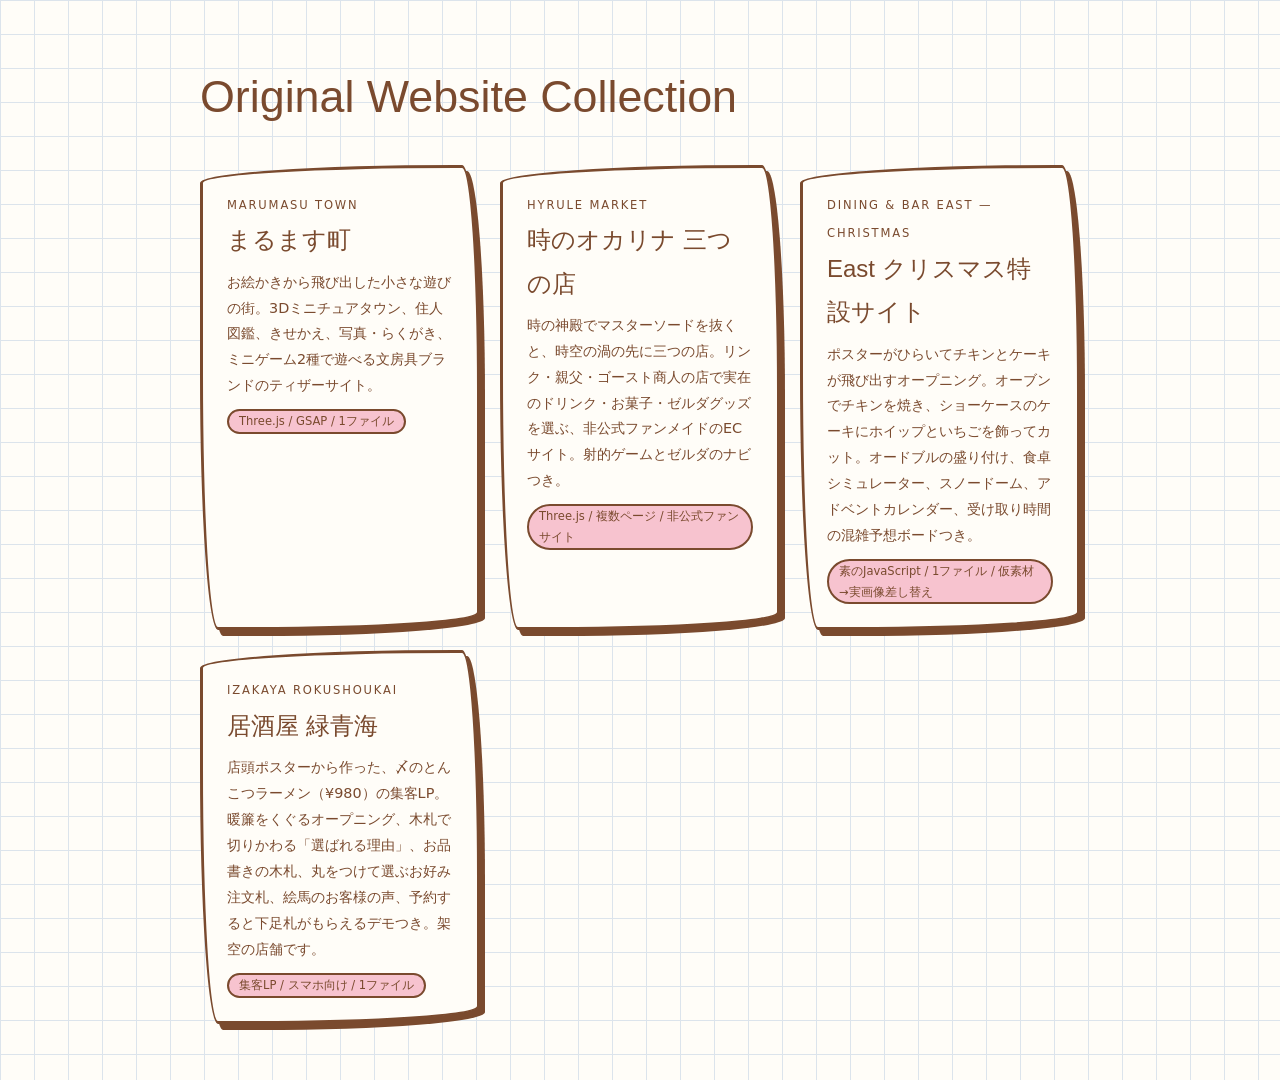
<file: index.html>
<!doctype html>
<html lang="ja">
<head>
<meta charset="utf-8">
<meta name="viewport" content="width=device-width, initial-scale=1">
<title>Original Website Collection</title>
<link rel="stylesheet" href="https://fonts.googleapis.com/css2?family=Yomogi&family=Zen+Maru+Gothic:wght@500;700&display=swap">
<style>
:root{--paper:#FFFDF8;--ink:#7A4A2E;--grid:#DCE4EC;--pink:#F7C3CF}
*{box-sizing:border-box}
body{margin:0;min-height:100vh;background:var(--paper);color:var(--ink);font-family:"Zen Maru Gothic",system-ui,sans-serif;line-height:1.8;
  background-image:linear-gradient(var(--grid) 1px,transparent 1px),linear-gradient(90deg,var(--grid) 1px,transparent 1px);background-size:34px 34px;
  padding:56px max(16px,env(safe-area-inset-right)) 56px max(16px,env(safe-area-inset-left))}
main{max-width:880px;margin:0 auto;display:grid;gap:28px}
h1{font-family:Yomogi,sans-serif;font-weight:400;font-size:clamp(1.8rem,1.3rem + 2vw,2.8rem);margin:0}
.grid{display:grid;grid-template-columns:repeat(auto-fill,minmax(min(100%,260px),1fr));gap:20px}
a.card{display:block;text-decoration:none;color:inherit;background:var(--paper);border:3px solid var(--ink);border-radius:255px 18px 225px 18px/18px 225px 18px 255px;
  padding:22px 24px;box-shadow:5px 6px 0 var(--ink);transition:transform .3s cubic-bezier(.3,1.7,.5,1)}
a.card:hover,a.card:focus-visible{transform:translateY(-6px) rotate(-1deg)}
a.card b{font-family:Yomogi,sans-serif;font-weight:400;font-size:1.5rem;display:block}
a.card small{letter-spacing:.16em;font-size:.72rem}
a.card p{margin:8px 0 0;font-size:.9rem}
.tag{display:inline-block;background:var(--pink);border:2px solid var(--ink);border-radius:999px;padding:0 10px;font-size:.72rem;margin-top:10px}
</style>
</head>
<body>
<main>
  <h1>Original Website Collection</h1>
  <div class="grid">
    <a class="card" href="marumasu-town/">
      <small>MARUMASU TOWN</small><b>まるます町</b>
      <p>お絵かきから飛び出した小さな遊びの街。3Dミニチュアタウン、住人図鑑、きせかえ、写真・らくがき、ミニゲーム2種で遊べる文房具ブランドのティザーサイト。</p>
      <span class="tag">Three.js / GSAP / 1ファイル</span>
    </a>
    <a class="card" href="hyrule-market/">
      <small>HYRULE MARKET</small><b>時のオカリナ 三つの店</b>
      <p>時の神殿でマスターソードを抜くと、時空の渦の先に三つの店。リンク・親父・ゴースト商人の店で実在のドリンク・お菓子・ゼルダグッズを選ぶ、非公式ファンメイドのECサイト。射的ゲームとゼルダのナビつき。</p>
      <span class="tag">Three.js / 複数ページ / 非公式ファンサイト</span>
    </a>
    <a class="card" href="east-christmas/">
      <small>DINING &amp; BAR EAST — CHRISTMAS</small><b>East クリスマス特設サイト</b>
      <p>ポスターがひらいてチキンとケーキが飛び出すオープニング。オーブンでチキンを焼き、ショーケースのケーキにホイップといちごを飾ってカット。オードブルの盛り付け、食卓シミュレーター、スノードーム、アドベントカレンダー、受け取り時間の混雑予想ボードつき。</p>
      <span class="tag">素のJavaScript / 1ファイル / 仮素材→実画像差し替え</span>
    </a>
    <a class="card" href="izakaya-rokushoukai/">
      <small>IZAKAYA ROKUSHOUKAI</small><b>居酒屋 緑青海</b>
      <p>店頭ポスターから作った、〆のとんこつラーメン（¥980）の集客LP。暖簾をくぐるオープニング、木札で切りかわる「選ばれる理由」、お品書きの木札、丸をつけて選ぶお好み注文札、絵馬のお客様の声、予約すると下足札がもらえるデモつき。架空の店舗です。</p>
      <span class="tag">集客LP / スマホ向け / 1ファイル</span>
    </a>
  </div>
</main>
</body>
</html>
</file>
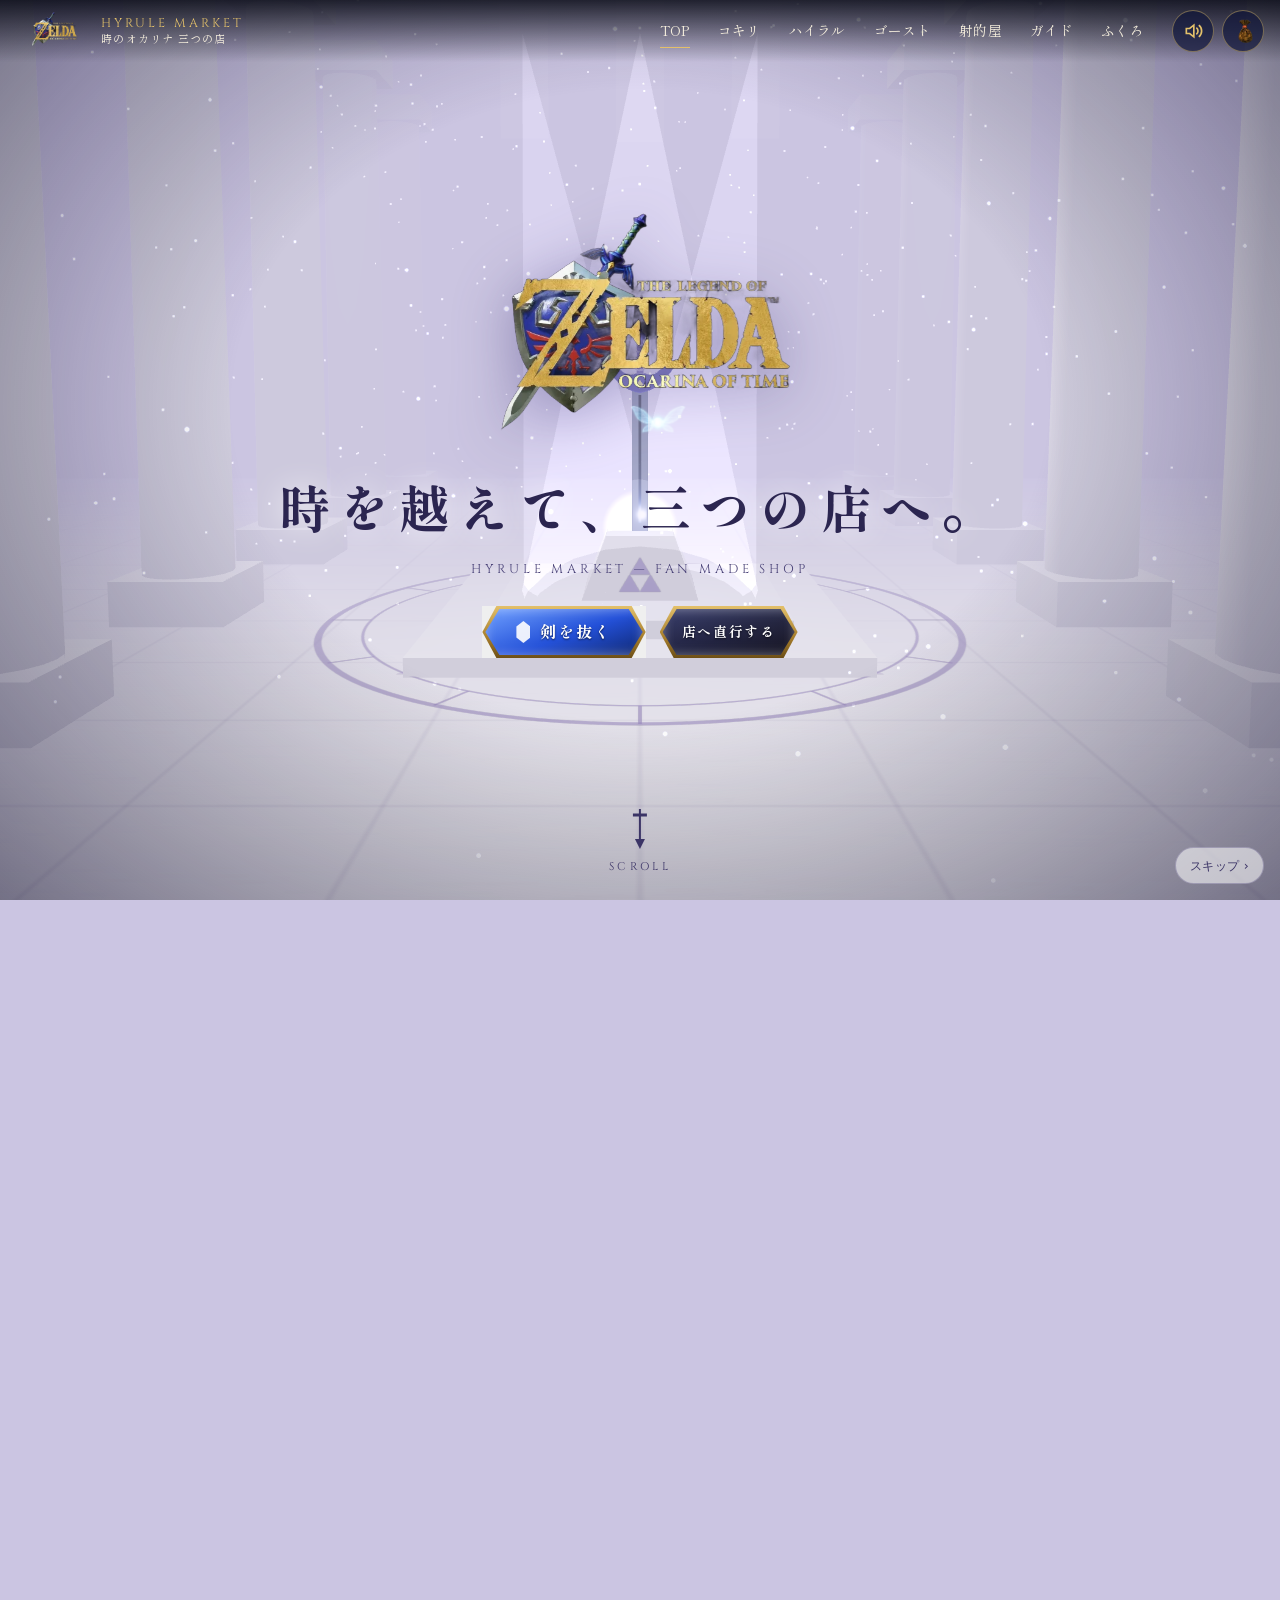
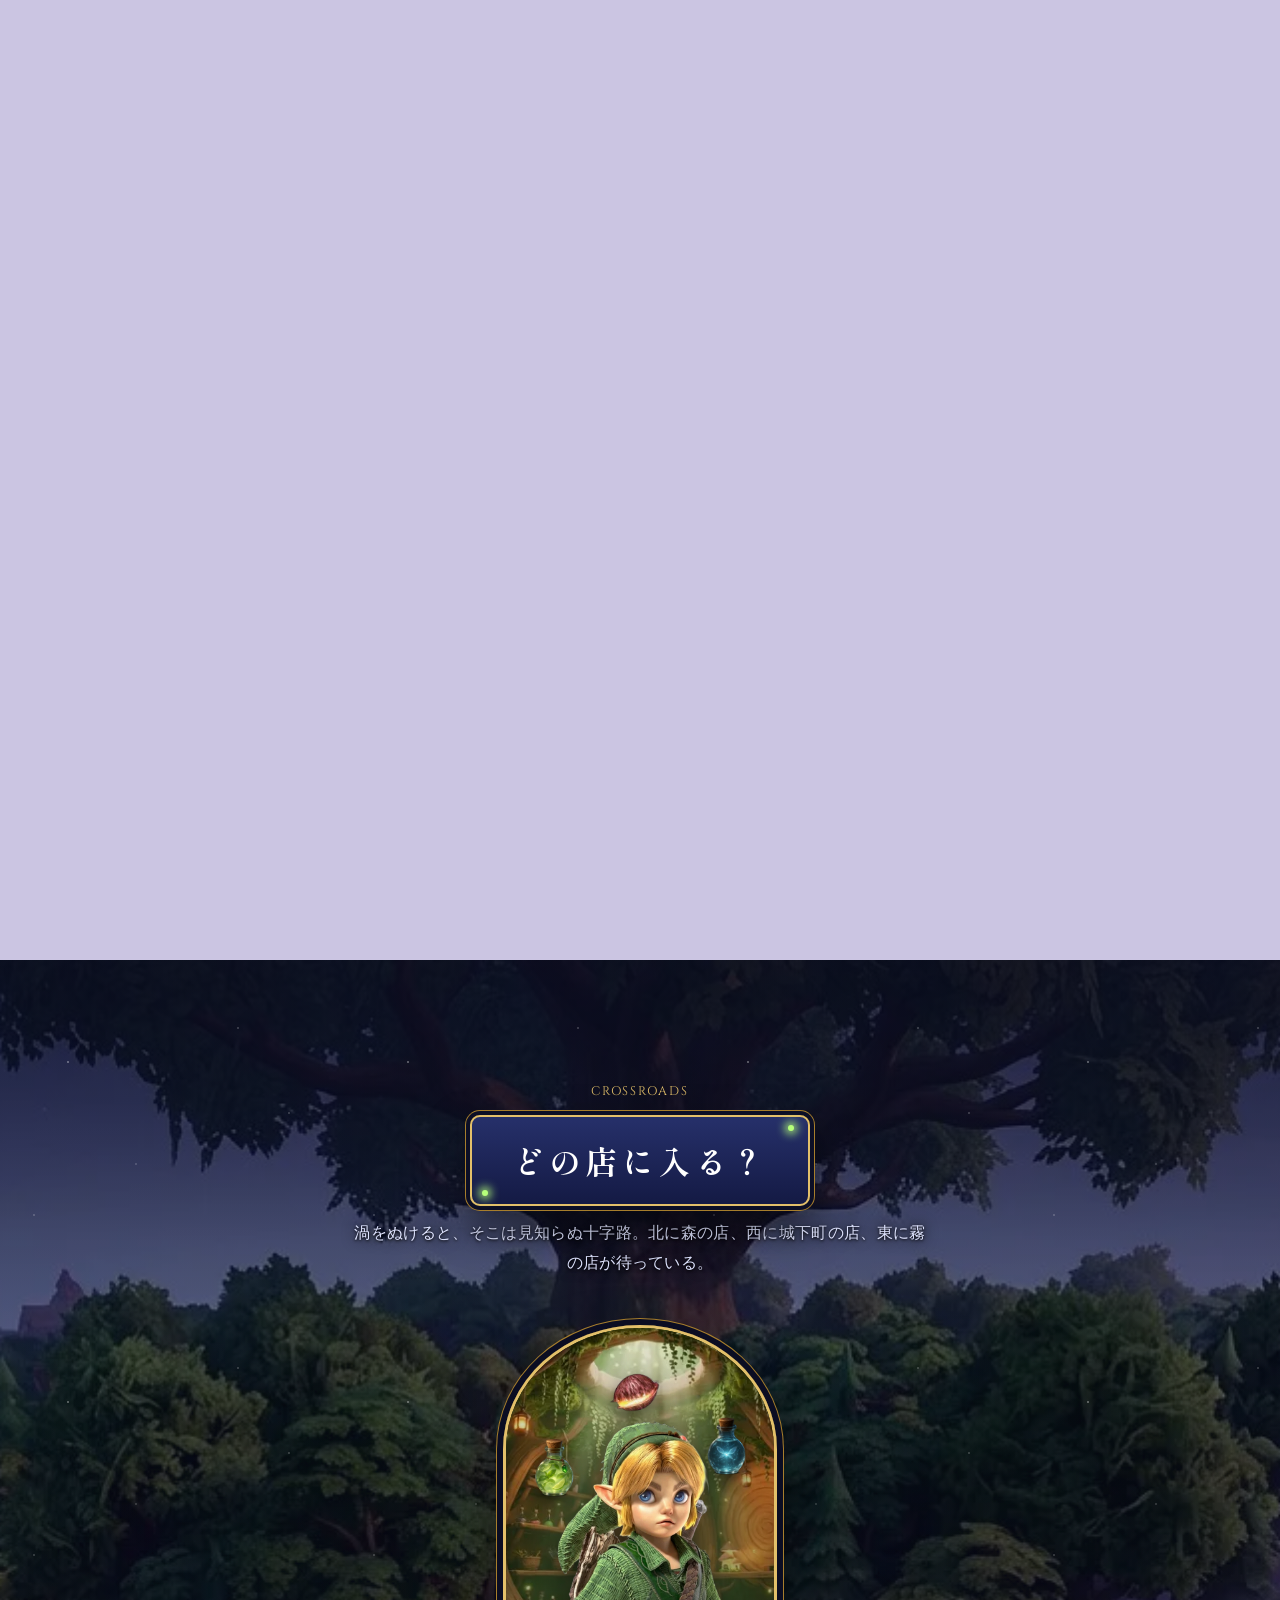
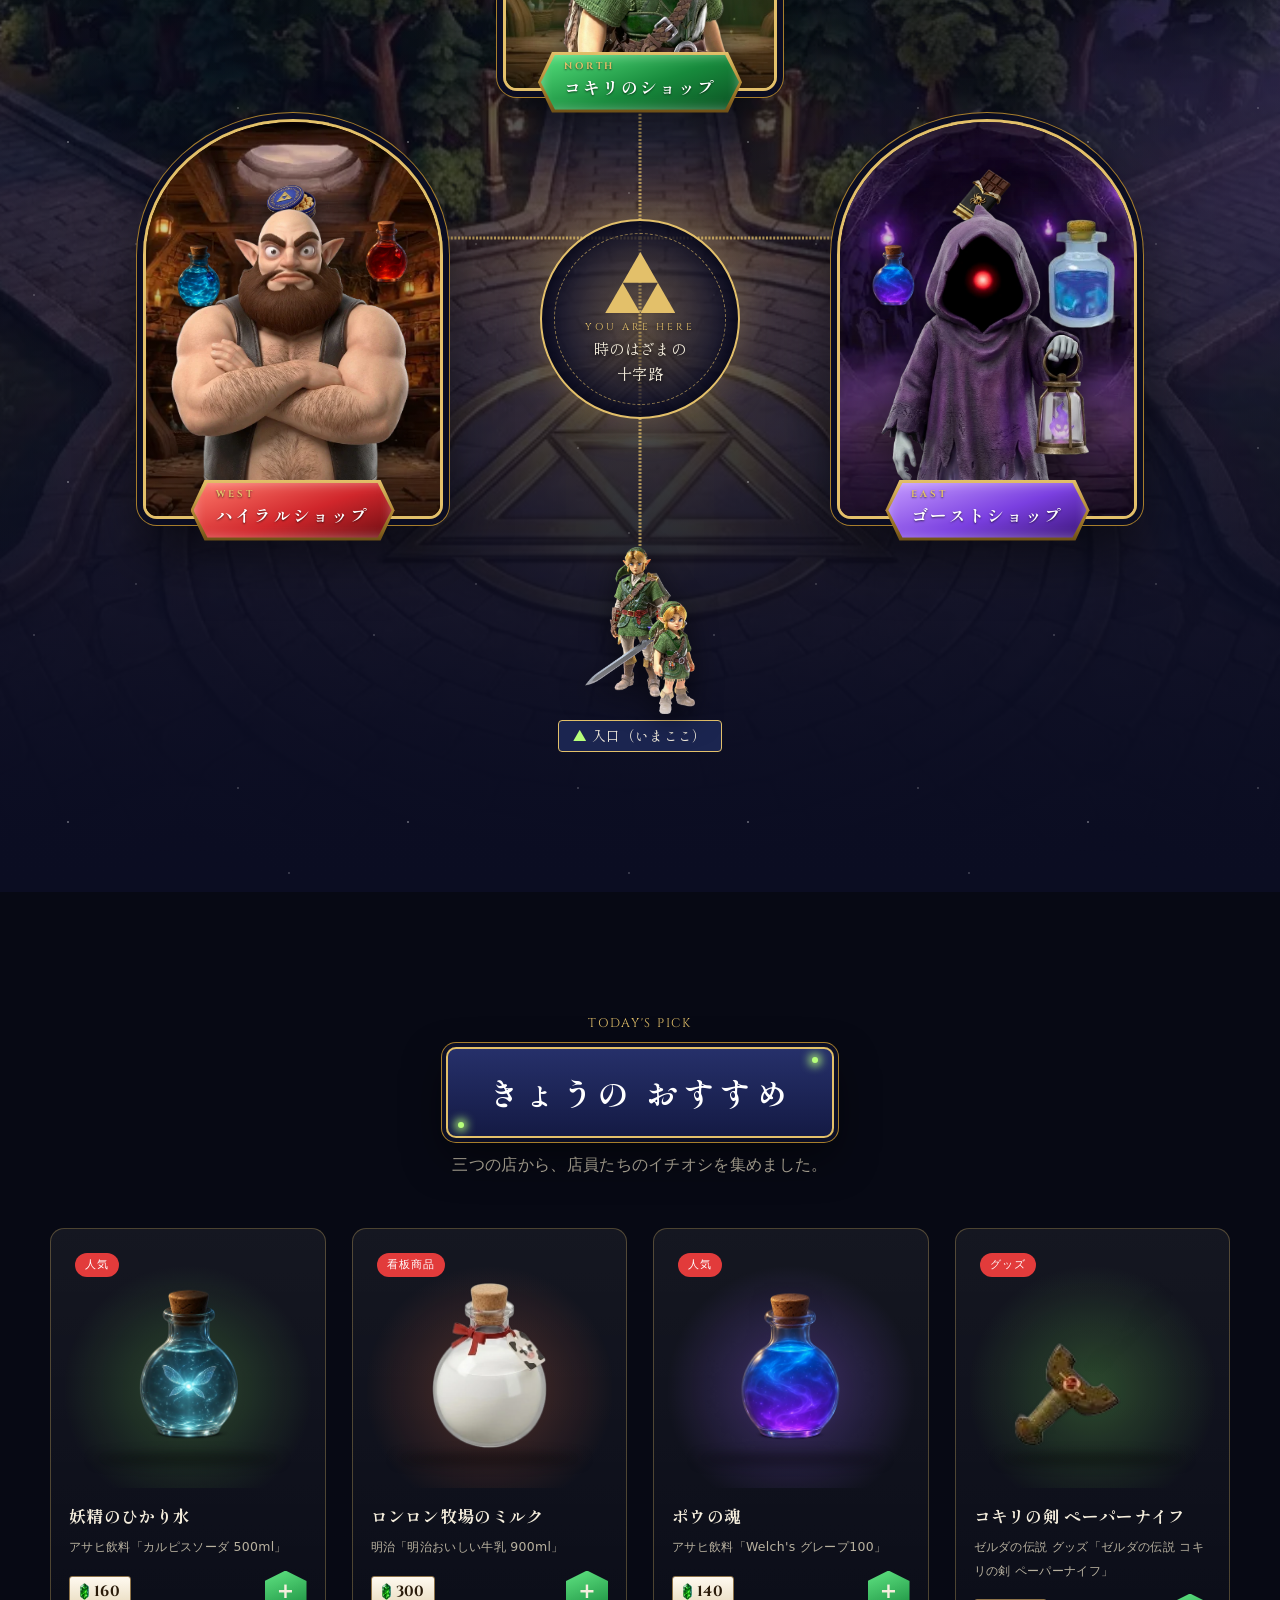
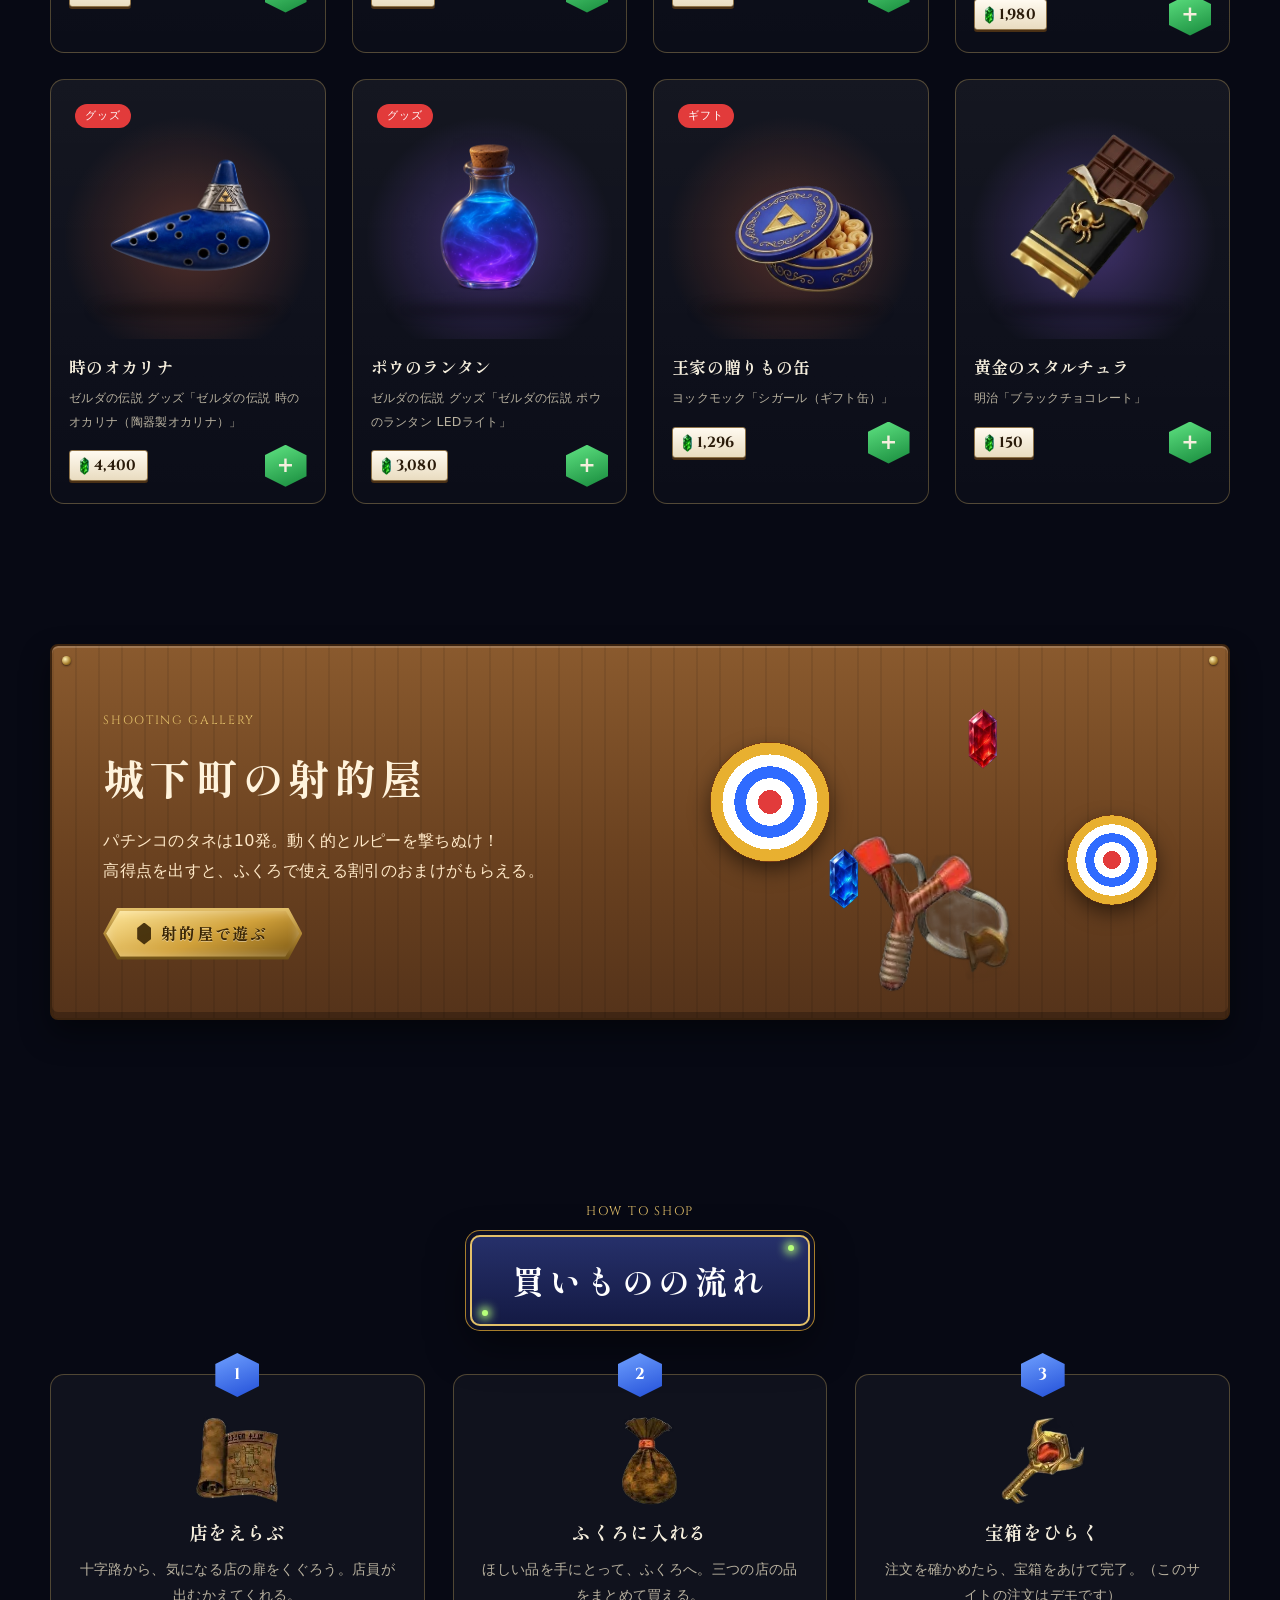
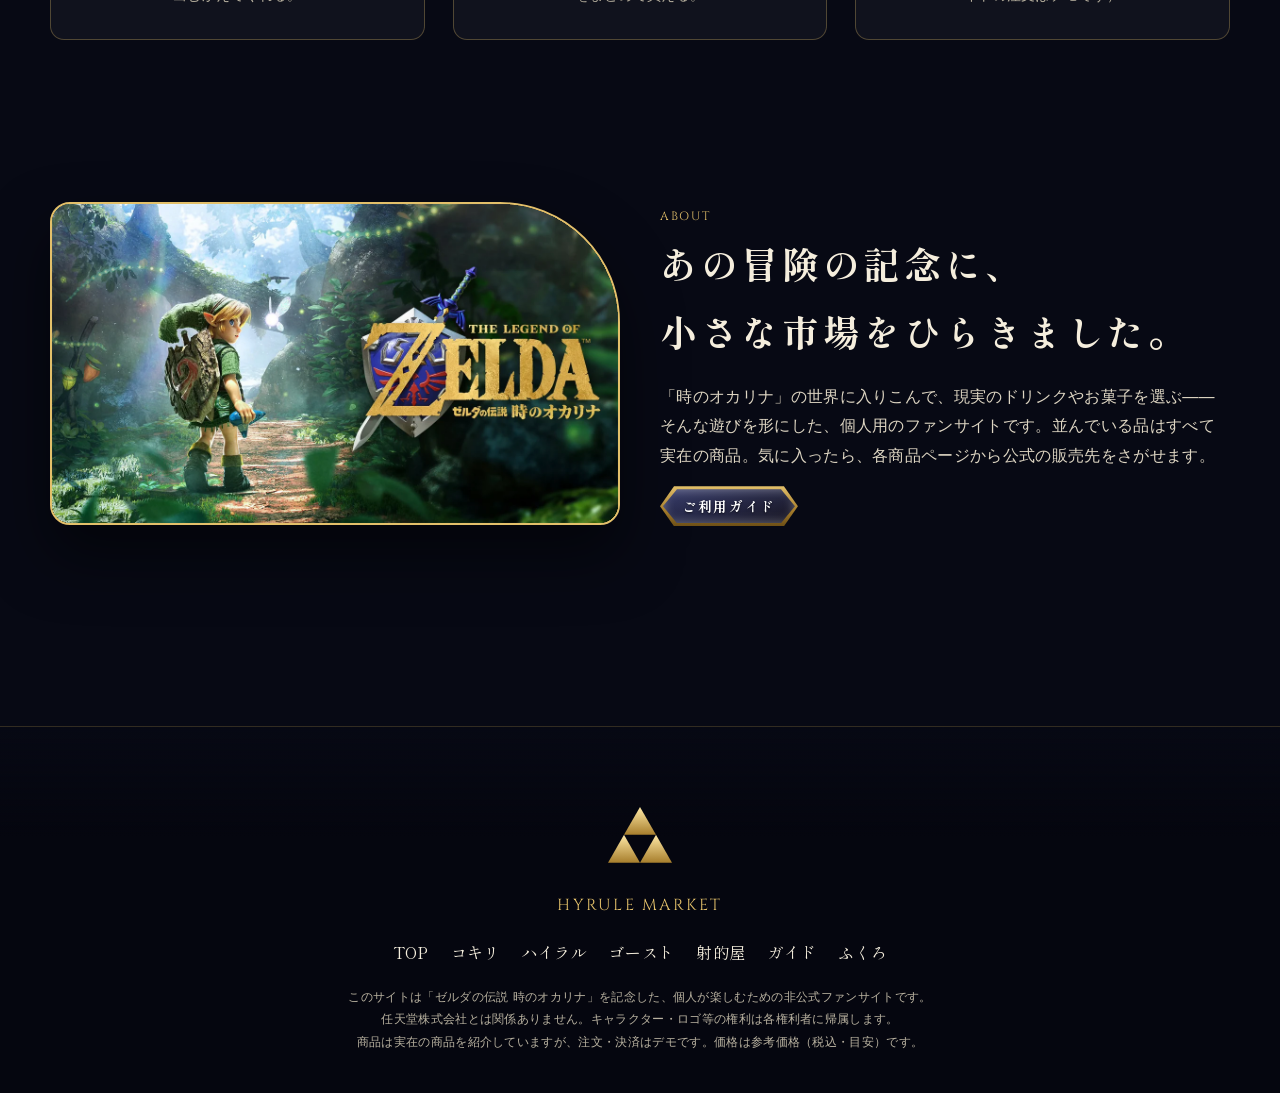
<file: hyrule-market/index.html>
<!doctype html>
<html lang="ja">
<head>
<meta charset="utf-8">
<meta name="viewport" content="width=device-width, initial-scale=1, viewport-fit=cover">
<title>HYRULE MARKET｜時のオカリナ 三つの店（非公式ファンサイト）</title>
<meta name="description" content="時の神殿でマスターソードを抜くと、時空の渦の先に三つの店。ゼルダの伝説 時のオカリナを記念した個人用ファンメイドショップ。">
<meta property="og:title" content="HYRULE MARKET｜時のオカリナ 三つの店">
<meta property="og:image" content="assets/img/ogp.jpg">
<link rel="preconnect" href="https://fonts.googleapis.com"><link rel="preconnect" href="https://fonts.gstatic.com" crossorigin>
<link rel="stylesheet" href="https://fonts.googleapis.com/css2?family=Cinzel:wght@500;700&family=Shippori+Mincho+B1:wght@500;700;800&family=Zen+Kaku+Gothic+New:wght@400;500;700&display=swap">
<link rel="stylesheet" href="assets/css/main.css">
<link rel="stylesheet" href="assets/css/top.css">
</head>
<body data-page="top">
<header id="hdr"></header>

<main>
  <!-- ============ FV：時の神殿 ============ -->
  <section class="fv" id="fv" aria-label="時の神殿">
    <div class="fv-sticky">
      <canvas id="fv-canvas" aria-hidden="true"></canvas>
      <div class="fv-vignette"></div>
      <div class="fv-ui">
        <div class="fv-a" data-stage="a">
          <img class="fv-logo" src="assets/img/logo.webp" alt="ゼルダの伝説 時のオカリナ" width="787" height="397">
          <h1 class="fv-title" data-split>時を越えて、三つの店へ。</h1>
          <p class="fv-sub">HYRULE MARKET — FAN MADE SHOP</p>
          <div class="fv-btns">
            <button class="rbtn rbtn--blue" type="button" id="fv-auto"><span class="gem"></span>剣を抜く</button>
            <a class="rbtn rbtn--ghost rbtn--sm" href="#hub" data-skip>店へ直行する</a>
          </div>
        </div>
        <div class="fv-b" data-stage="b" style="opacity:0;visibility:hidden">
          <div class="dialog fv-say done" aria-live="polite"><span class="dialog__name">時の神殿</span><span class="dialog__text"></span><i class="dialog__next"></i></div>
        </div>
        <div class="fv-meter" data-stage-meter aria-hidden="true"><i></i></div>
        <div class="fv-c" data-stage="c" style="opacity:0;visibility:hidden" aria-hidden="true">時空の渦に、のみこまれる――</div>
        <div class="fv-hint" aria-hidden="true"><svg width="18" height="44" viewBox="0 0 18 44"><path d="M9 2v30" stroke="#3b3466" stroke-width="2"/><path d="M2 8h14" stroke="#3b3466" stroke-width="3"/><path d="M9 42 4 32h10z" fill="#3b3466"/></svg>SCROLL</div>
        <a class="fv-skip" href="#hub" data-skip>スキップ ›</a>
      </div>
      <div class="fv-flash"></div>
    </div>
  </section>

  <!-- ============ 十字路ハブ ============ -->
  <section class="hub" id="hub" aria-labelledby="hub-ttl">
    <svg class="hub__castle" viewBox="0 0 900 260" aria-hidden="true"><path fill="#0b0d22" d="M0 260V200h80v-40h20v-30l14-20 14 20v30h40v-60l18-30 18 30v60h50V90l26-50 26 50v40h40V60l30-60 30 60v70h40V90l26-50 26 50v70h50v-60l18-30 18 30v60h40v-30l14-20 14 20v30h20v40h80v60z"/></svg>
    <div class="wrap">
      <div class="sec-head rv">
        <span class="latin">CROSSROADS</span>
        <h2 class="band" id="hub-ttl">どの店に入る？</h2>
        <p>渦をぬけると、そこは見知らぬ十字路。北に森の店、西に城下町の店、東に霧の店が待っている。</p>
      </div>
      <div class="cross" id="cross">
        <svg class="cross__paths" viewBox="0 0 100 100" preserveAspectRatio="none" aria-hidden="true">
          <path d="M50 50V16"/><path d="M50 50H16"/><path d="M50 50H84"/><path d="M50 50V86"/>
        </svg>

        <a class="door rise" data-area="kokiri" href="shop.html?s=kokiri" style="--c:#5fae4a;--d:#14301a">
          <span class="door__arch"><span class="door__scene"></span>
            <span class="door__goods"><img src="assets/img/goods/mint-lime.webp" alt=""><img src="assets/img/goods/fairy-bottle.webp" alt=""><img src="assets/img/items/deku-nut.webp" alt=""></span>
            <img class="door__clerk" src="assets/img/chara/link-normal.webp" alt="店員 リンク" data-who="link" data-hover="smile"></span>
          <span class="door__light"></span>
          <span class="rbtn rbtn--sm door__label"><span><small>NORTH</small>コキリのショップ</span></span>
        </a>

        <a class="door rise" data-area="hyrule" href="shop.html?s=hyrule" style="--c:#c8623f;--d:#2c120b">
          <span class="door__arch"><span class="door__scene"></span>
            <span class="door__goods"><img src="assets/img/goods/sapphire.webp" alt=""><img src="assets/img/goods/ruby.webp" alt=""><img src="assets/img/goods/giftcan.webp" alt=""></span>
            <img class="door__clerk duo" src="assets/img/chara/oyaji-normal.webp" alt="店主の親父" data-who="oyaji" data-hover="laugh"></span>
          <span class="door__light"></span>
          <span class="rbtn rbtn--sm rbtn--red door__label"><span><small>WEST</small>ハイラルショップ</span></span>
        </a>

        <div class="cross__c rv">
          <div class="compass"><svg viewBox="0 0 100 87" aria-hidden="true"><g fill="#e3c06a"><path d="M50 0 75 43.5H25z"/><path d="M25 43.5 50 87H0z"/><path d="M75 43.5 100 87H50z"/></g></svg></div>
          <p><small>YOU ARE HERE</small>時のはざまの<br>十字路</p>
        </div>

        <a class="door rise" data-area="ghost" href="shop.html?s=ghost" style="--c:#9a6bff;--d:#120a24">
          <span class="door__arch"><span class="door__scene"></span>
            <span class="door__goods"><img src="assets/img/goods/poe-soul.webp" alt=""><img src="assets/img/items/bottle-blue.webp" alt=""><img src="assets/img/goods/choco.webp" alt=""></span>
            <img class="door__clerk" src="assets/img/chara/poe-normal.webp" alt="ゴースト商人" data-who="poe" data-hover="laugh"></span>
          <span class="door__light"></span>
          <span class="rbtn rbtn--sm rbtn--purple door__label"><span><small>EAST</small>ゴーストショップ</span></span>
        </a>

        <div class="cross__e rv">
          <img src="assets/img/chara/link-duo.webp" alt="" width="110" height="168" loading="lazy">
          <span>入口（いまここ）</span>
        </div>
      </div>
    </div>
  </section>

  <!-- ============ おすすめ ============ -->
  <section class="pick" aria-labelledby="pick-ttl">
    <div class="wrap">
      <div class="sec-head rv"><span class="latin">TODAY'S PICK</span><h2 class="band" id="pick-ttl">きょうの おすすめ</h2><p>三つの店から、店員たちのイチオシを集めました。</p></div>
      <div class="goods" id="pick"></div>
    </div>
  </section>

  <!-- ============ 射的屋 ============ -->
  <section class="gamebn" aria-labelledby="game-ttl">
    <div class="wrap">
      <div class="plank gamebn__card rv">
        <div>
          <span class="latin" style="color:var(--gold);font-size:.75rem">SHOOTING GALLERY</span>
          <h2 id="game-ttl">城下町の射的屋</h2>
          <p>パチンコのタネは10発。動く的とルピーを撃ちぬけ！<br>高得点を出すと、ふくろで使える割引のおまけがもらえる。</p>
          <a class="rbtn rbtn--gold" href="game.html"><span class="gem"></span>射的屋で遊ぶ</a>
        </div>
        <div class="gamebn__art" aria-hidden="true">
          <span class="target t1"></span><span class="target t2"></span>
          <img class="gamebn__rupee" src="assets/img/items/rupee-red.webp" alt="" style="left:58%;top:6%">
          <img class="gamebn__rupee" src="assets/img/items/rupee-blue.webp" alt="" style="left:30%;top:56%;animation-delay:-1s">
          <img class="gamebn__sling" src="assets/img/items/slingshot.webp" alt="">
        </div>
      </div>
    </div>
  </section>

  <!-- ============ 買いものの流れ ============ -->
  <section class="flow" aria-labelledby="flow-ttl">
    <div class="wrap">
      <div class="sec-head rv"><span class="latin">HOW TO SHOP</span><h2 class="band" id="flow-ttl">買いものの流れ</h2></div>
      <ol>
        <li class="rv-rise"><img src="assets/img/items/map.webp" alt=""><h3>店をえらぶ</h3><p>十字路から、気になる店の扉をくぐろう。店員が出むかえてくれる。</p></li>
        <li class="rv-rise" style="transition-delay:.12s"><img src="assets/img/items/sack.webp" alt=""><h3>ふくろに入れる</h3><p>ほしい品を手にとって、ふくろへ。三つの店の品をまとめて買える。</p></li>
        <li class="rv-rise" style="transition-delay:.24s"><img src="assets/img/items/boss-key.webp" alt=""><h3>宝箱をひらく</h3><p>注文を確かめたら、宝箱をあけて完了。（このサイトの注文はデモです）</p></li>
      </ol>
    </div>
  </section>

  <!-- ============ このサイトについて ============ -->
  <section class="about" aria-labelledby="about-ttl">
    <div class="wrap about__in">
      <div class="about__img rv"><img src="assets/img/key-forest.webp" alt="森の小道を歩くリンク" loading="lazy" width="1200" height="676"></div>
      <div class="rv">
        <span class="latin" style="color:var(--gold);font-size:.75rem">ABOUT</span>
        <h2 id="about-ttl">あの冒険の記念に、<br>小さな市場をひらきました。</h2>
        <p>「時のオカリナ」の世界に入りこんで、現実のドリンクやお菓子を選ぶ――そんな遊びを形にした、個人用のファンサイトです。並んでいる品はすべて実在の商品。気に入ったら、各商品ページから公式の販売先をさがせます。</p>
        <a class="rbtn rbtn--ghost rbtn--sm" href="guide.html">ご利用ガイド</a>
      </div>
    </div>
  </section>
</main>

<footer id="ftr"></footer>

<script src="assets/vendor/three.min.js"></script>
<script src="assets/js/data.js"></script>
<script src="assets/js/common.js"></script>
<script src="assets/js/navi.js"></script>
<script src="assets/js/fv.js"></script>
<script src="assets/js/top.js"></script>
</body>
</html>
</file>
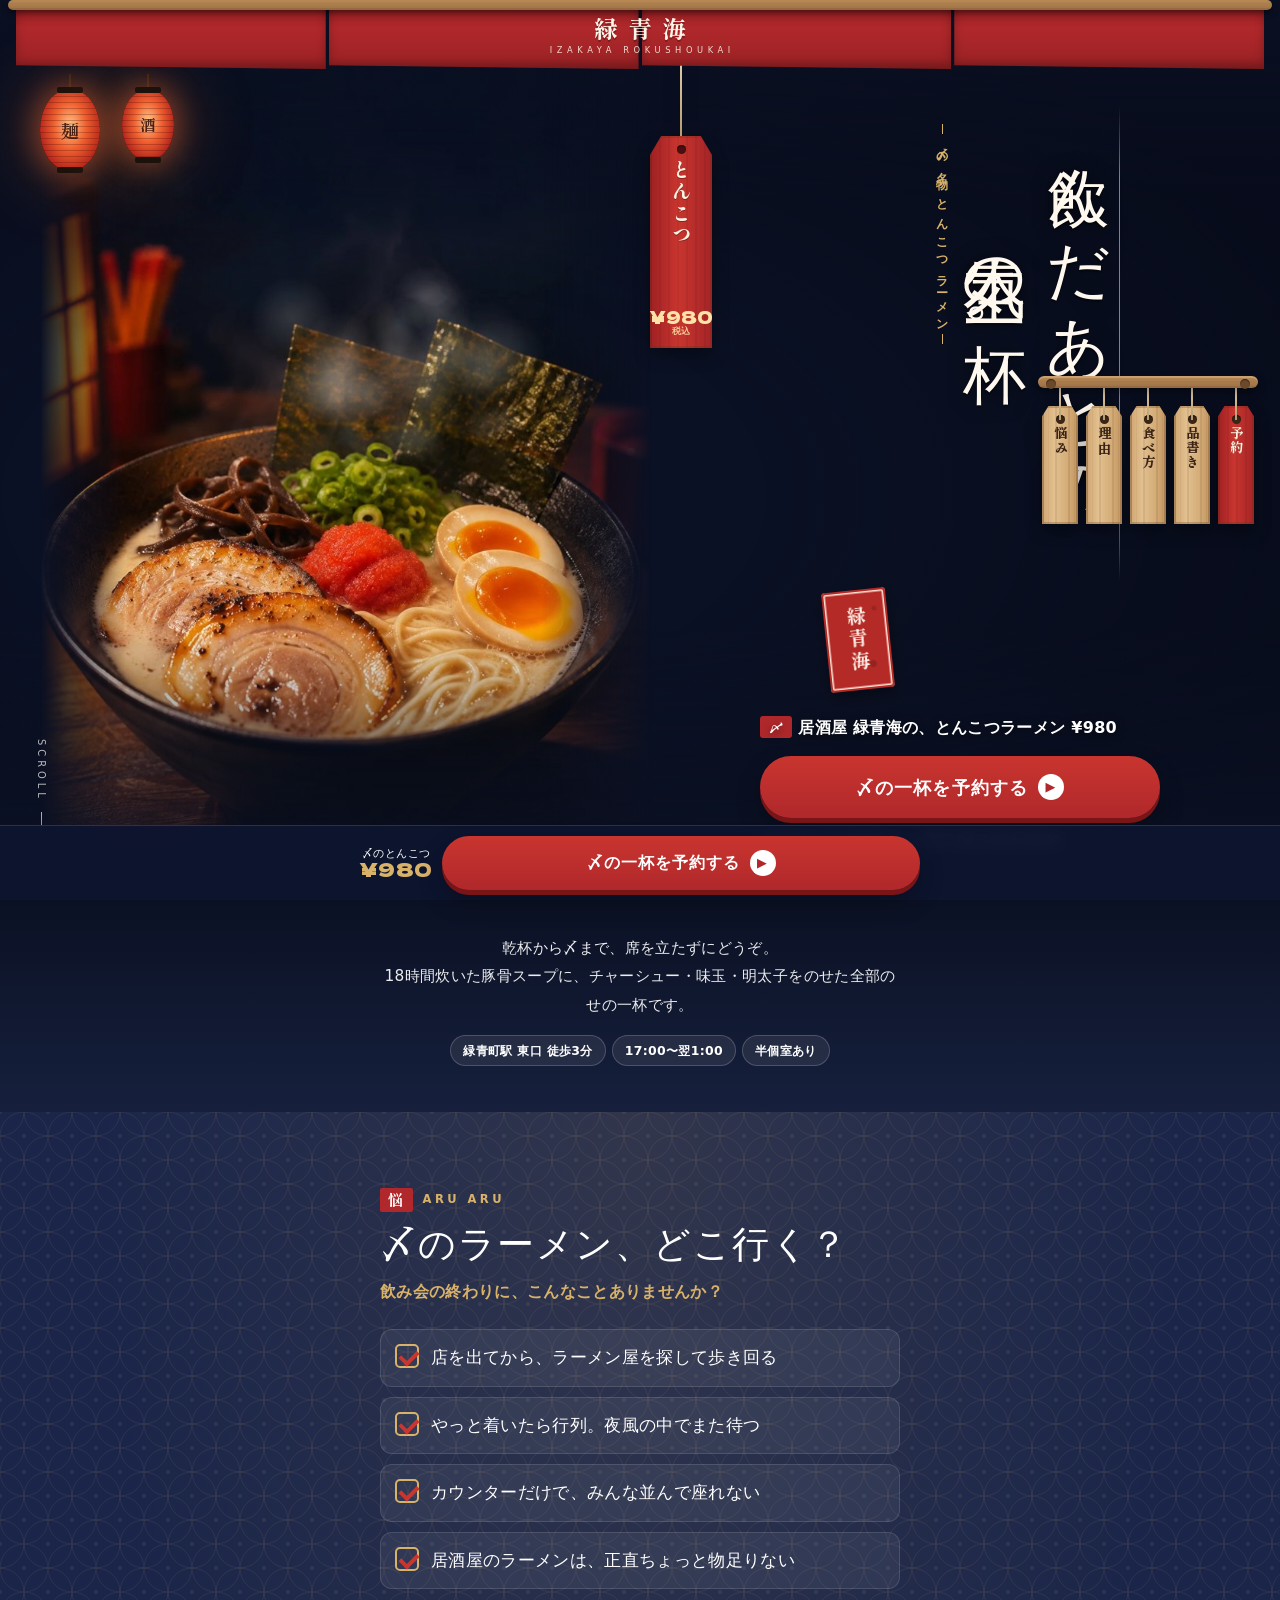
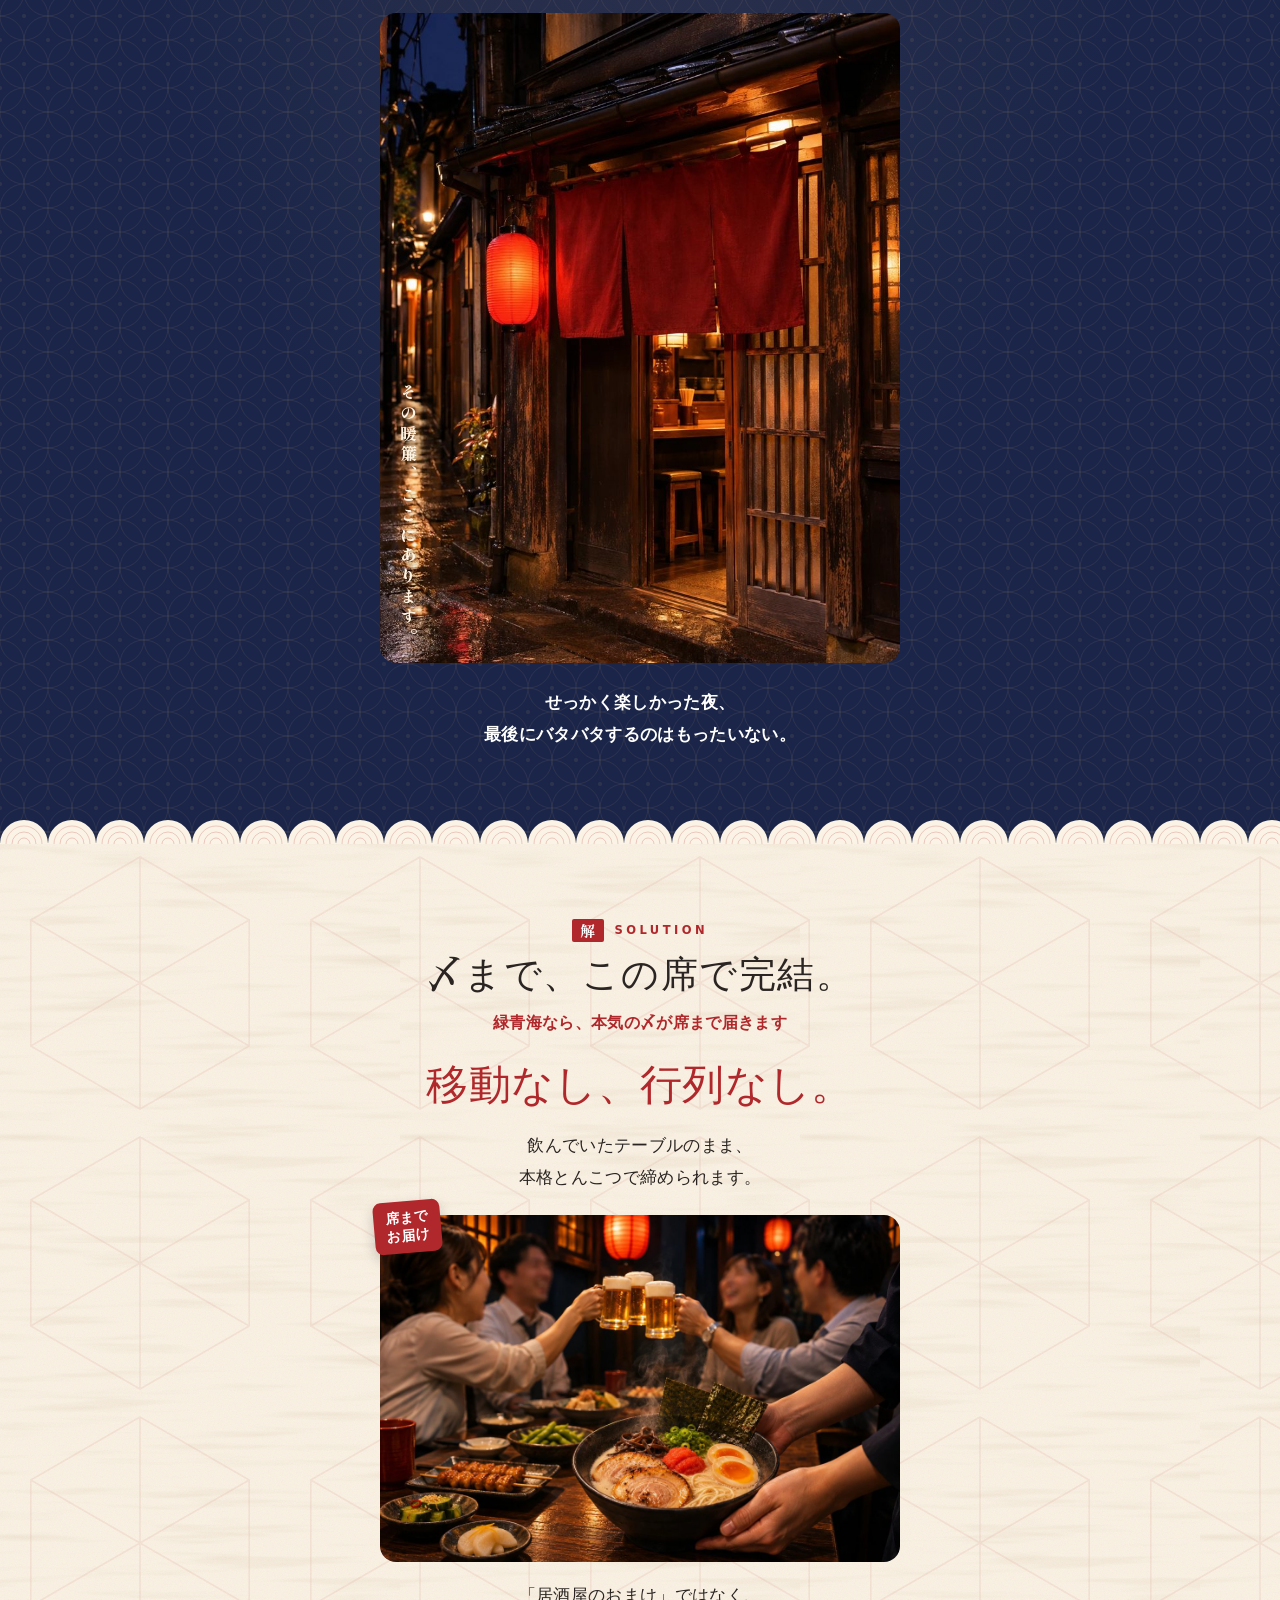
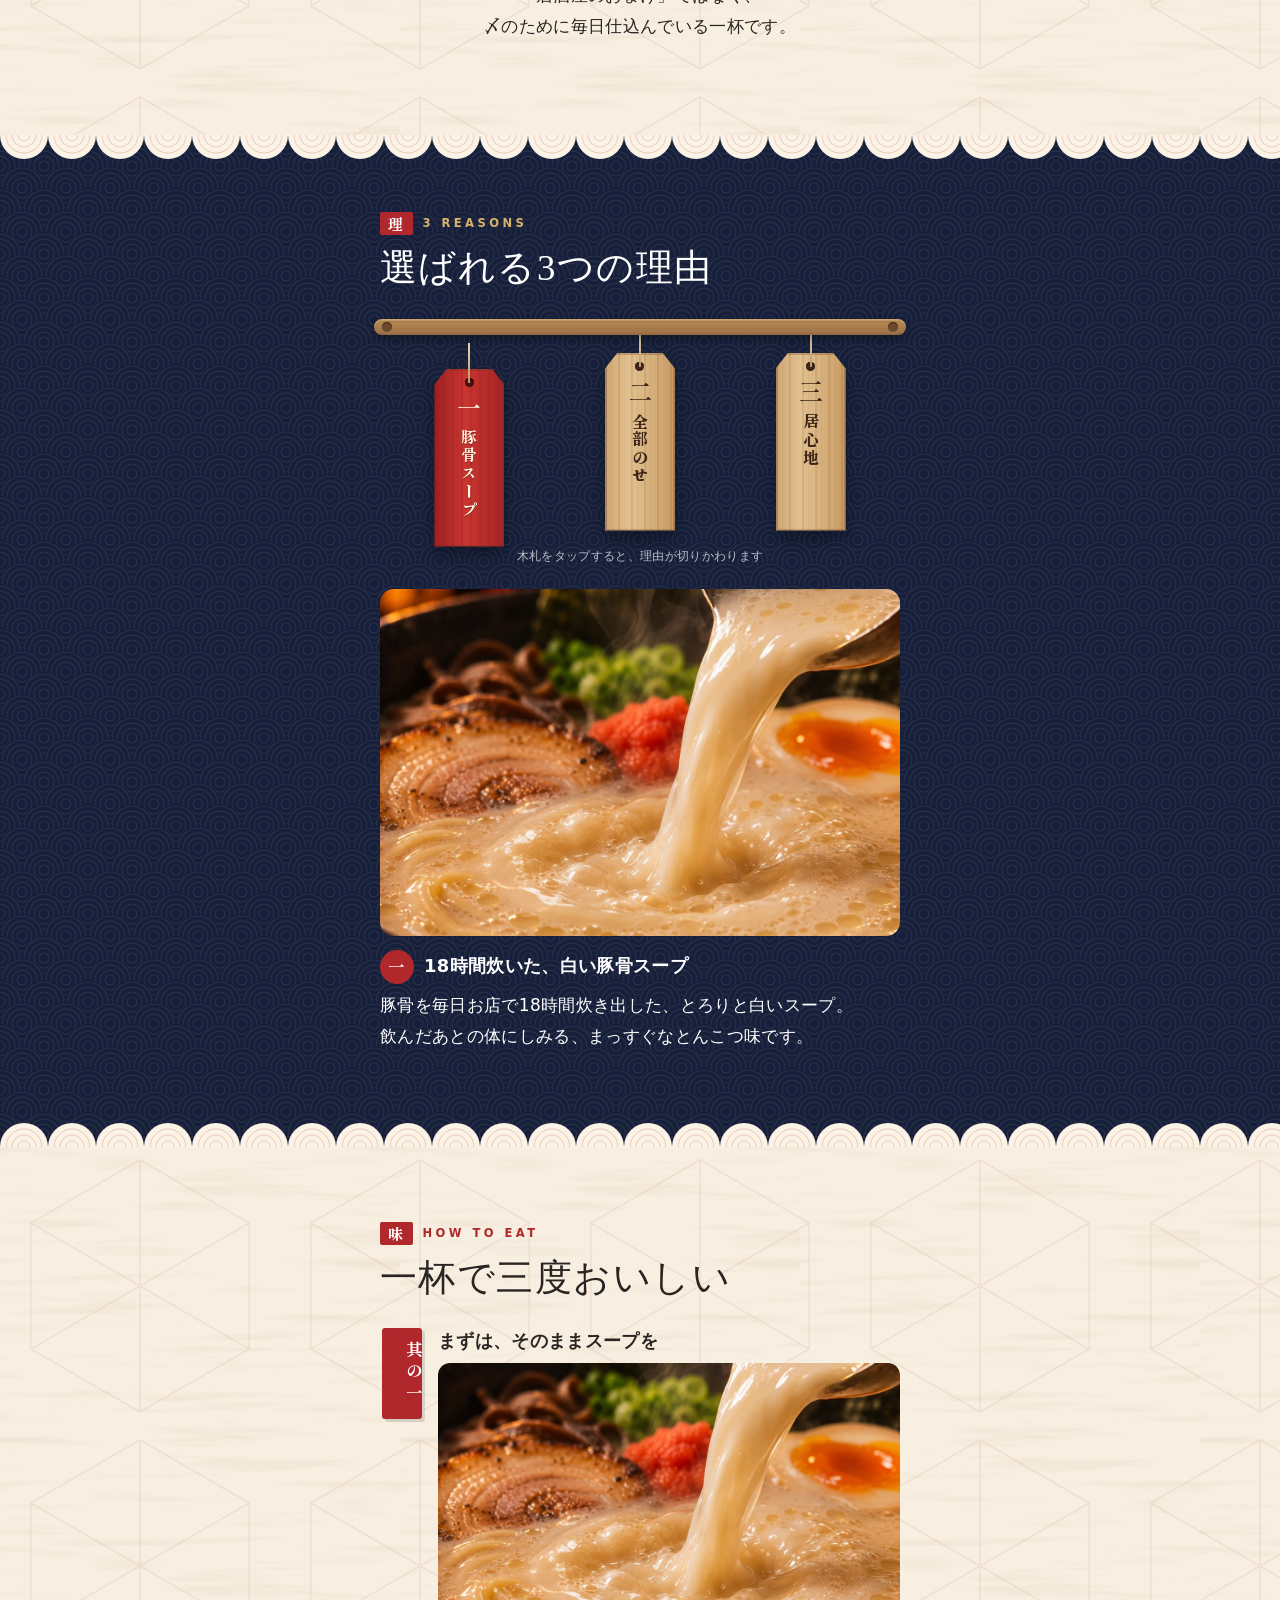
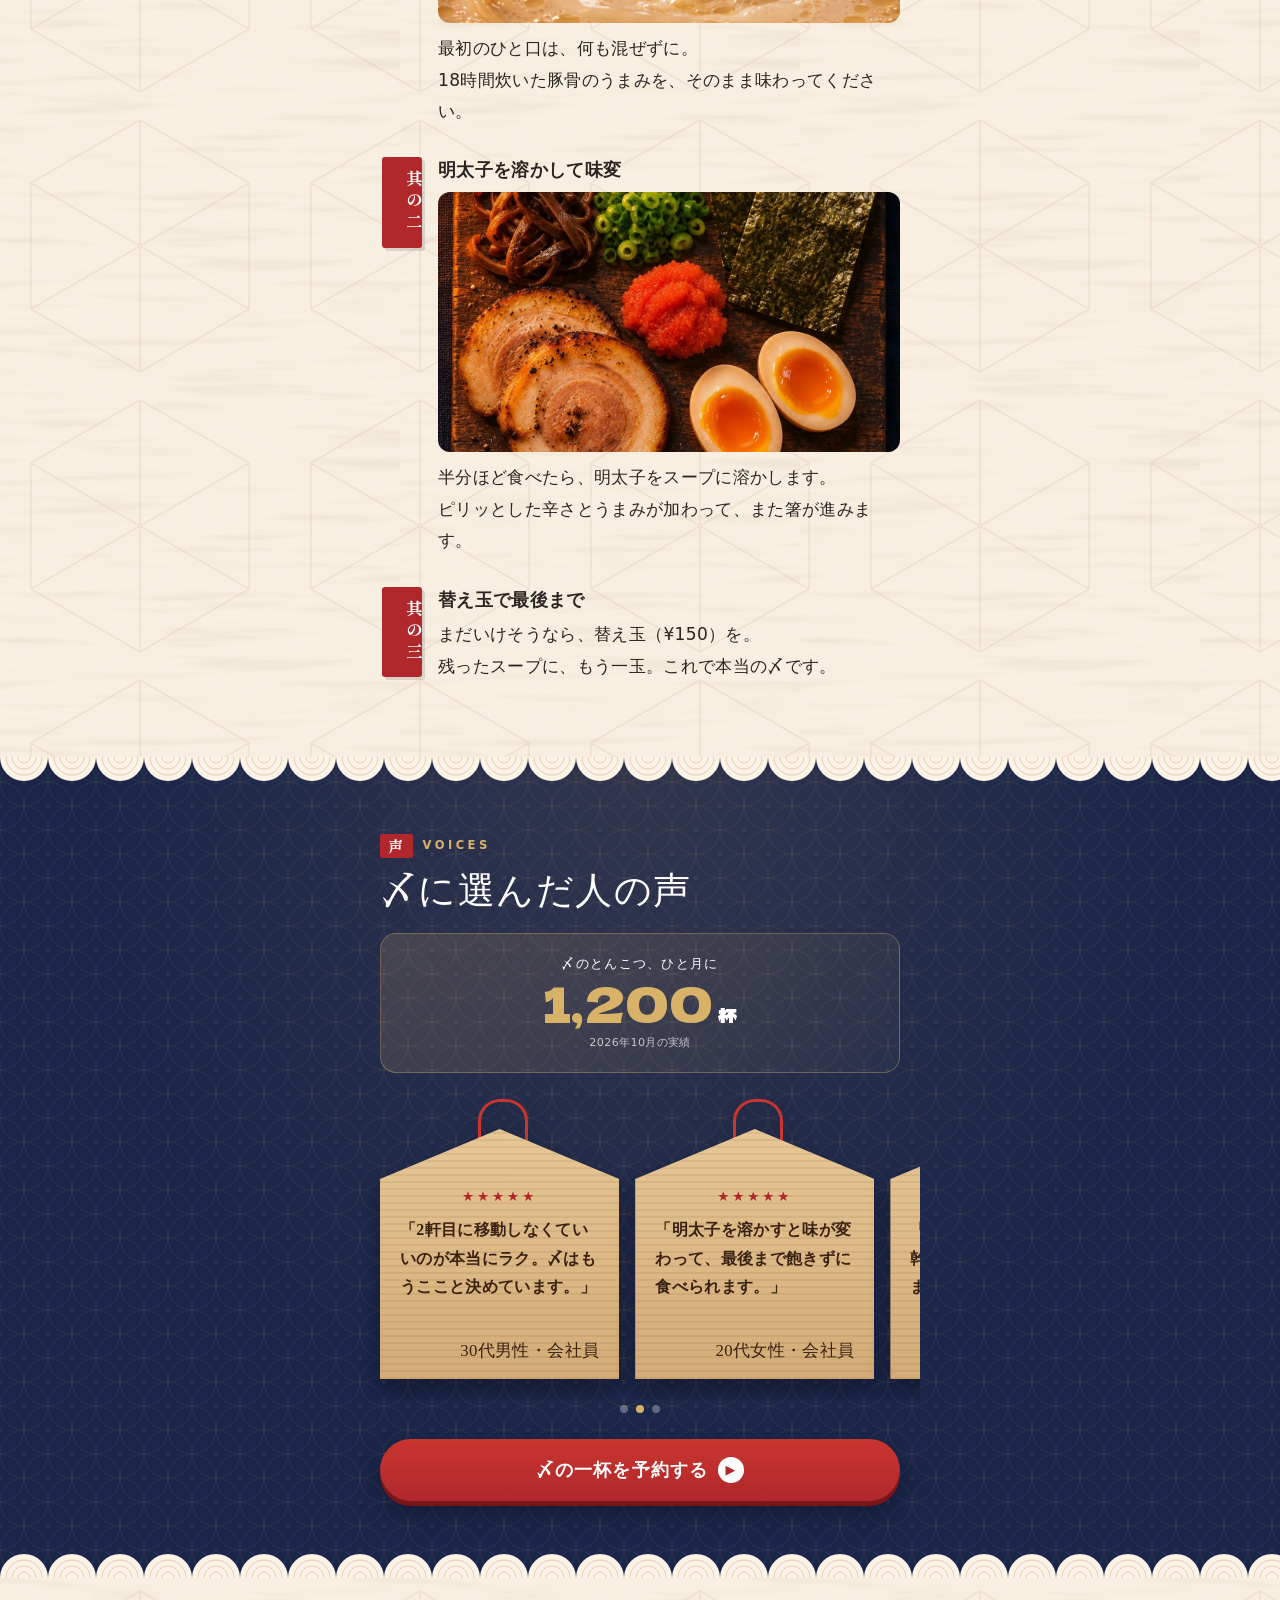
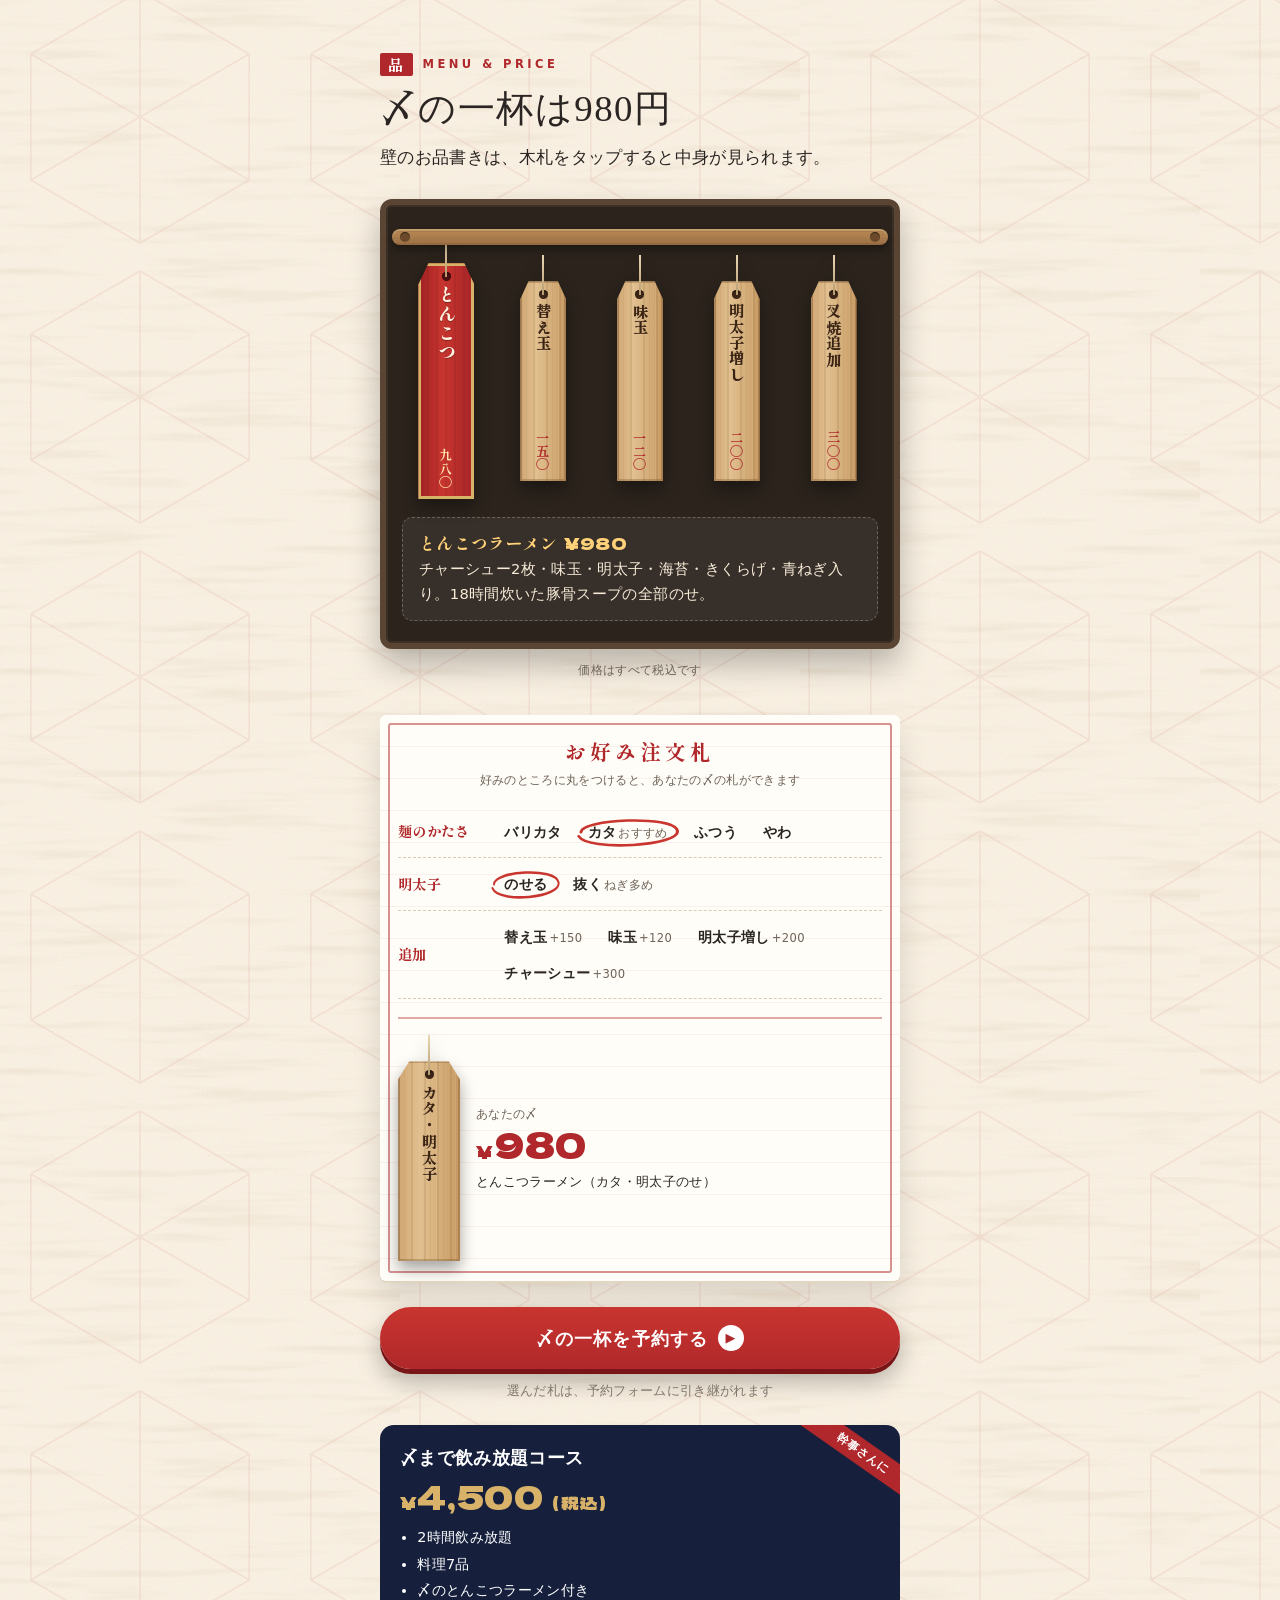
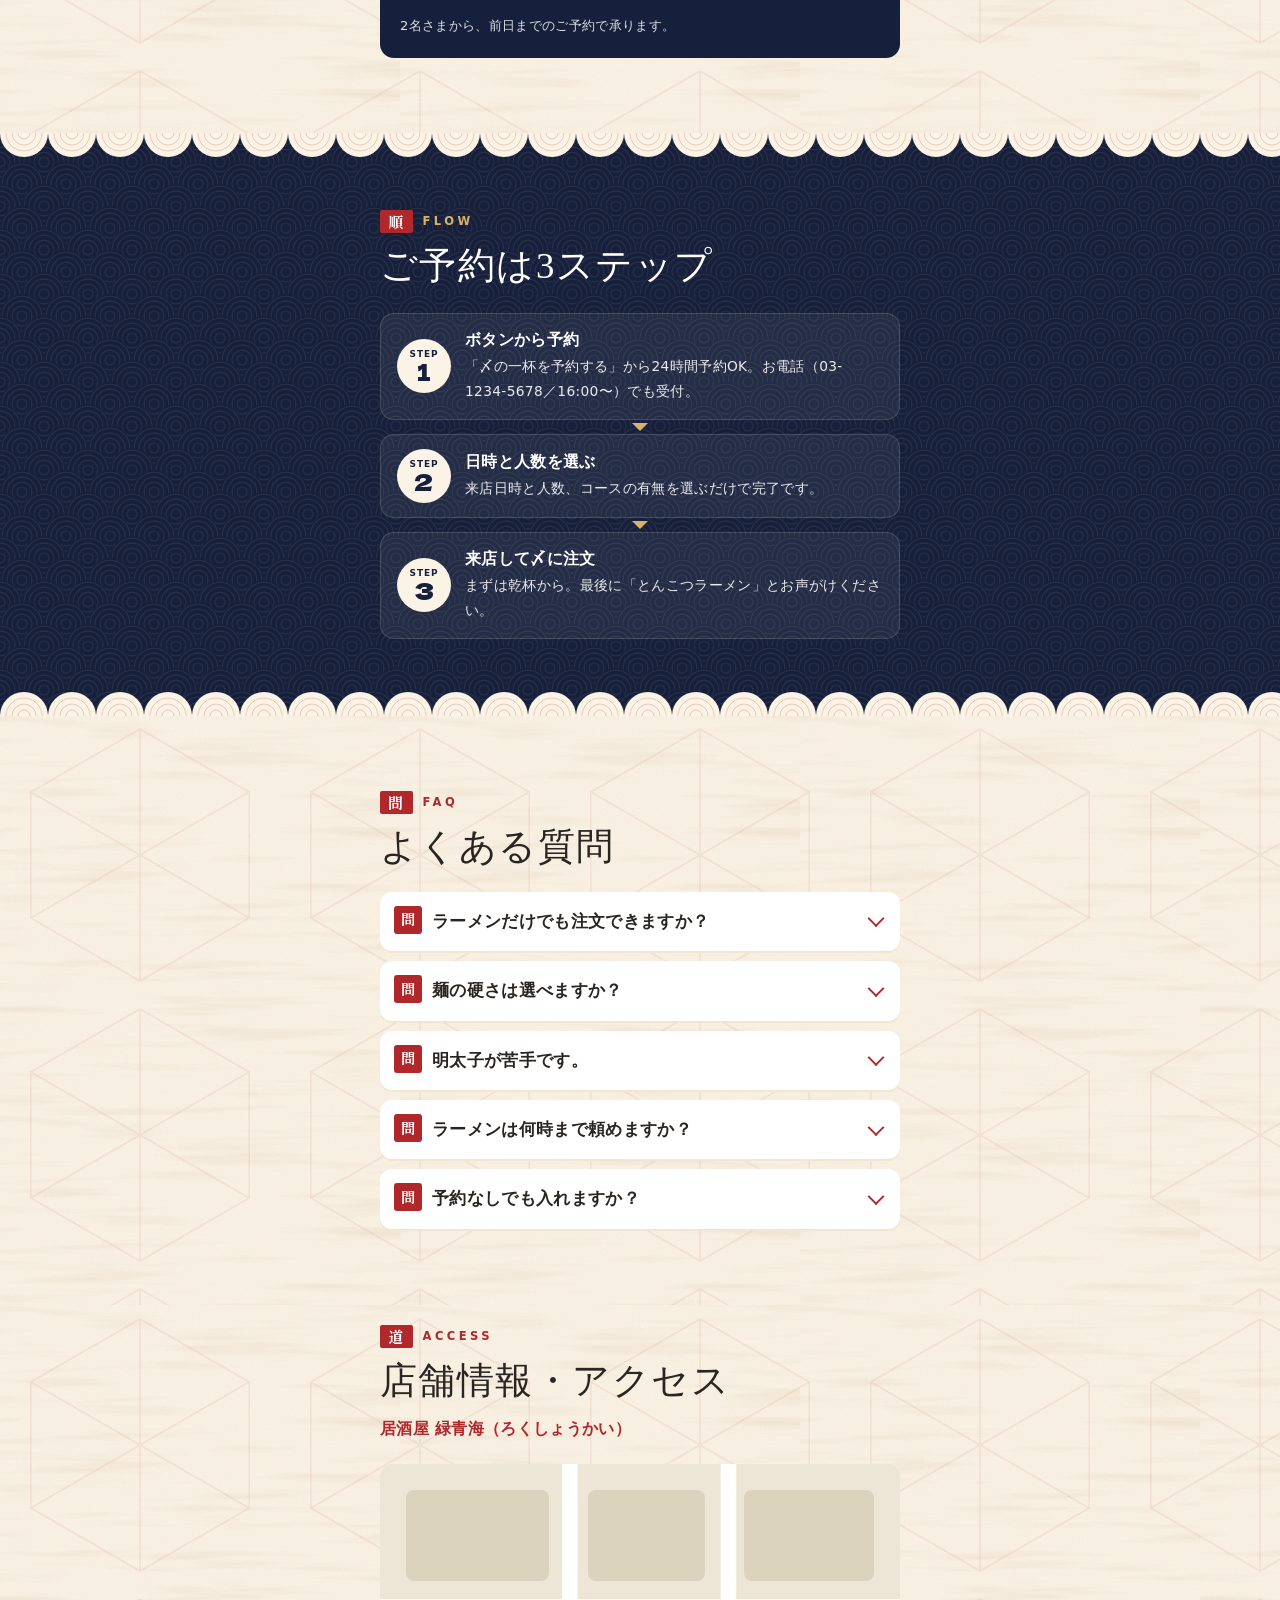
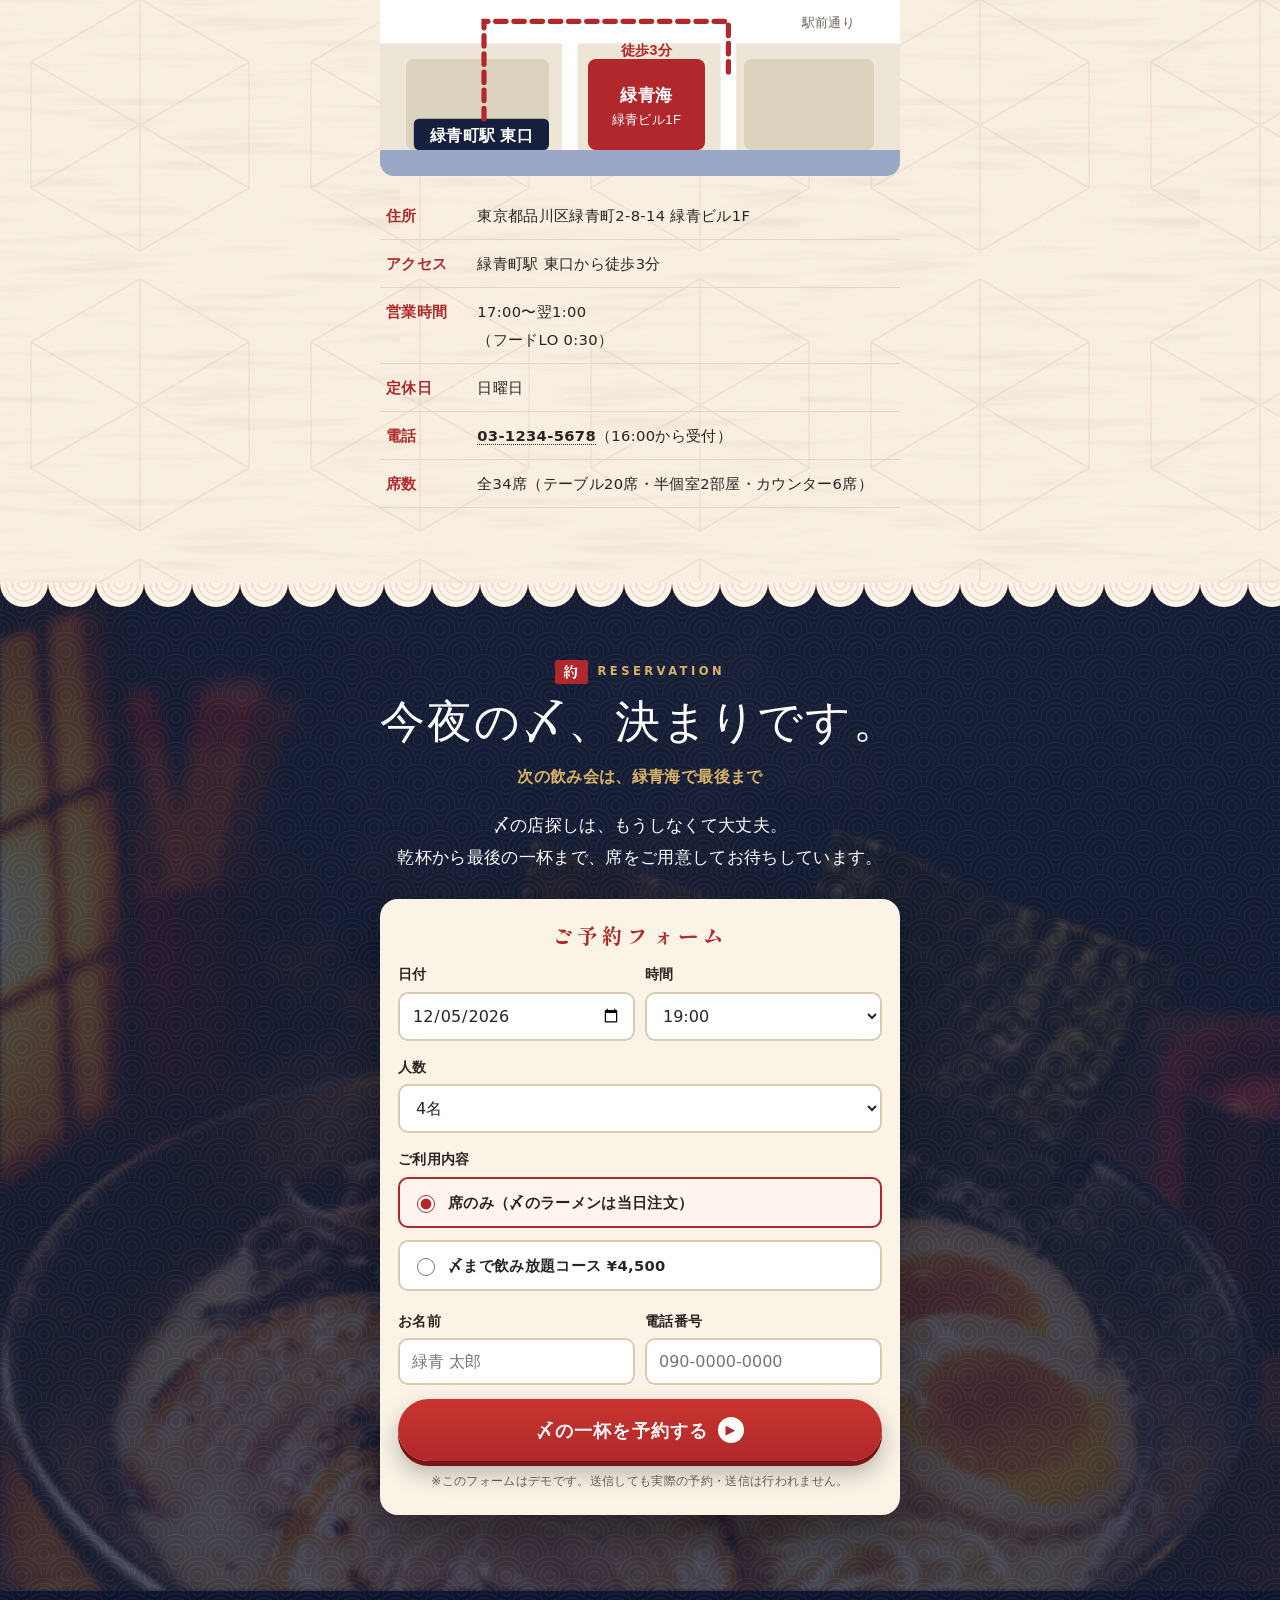
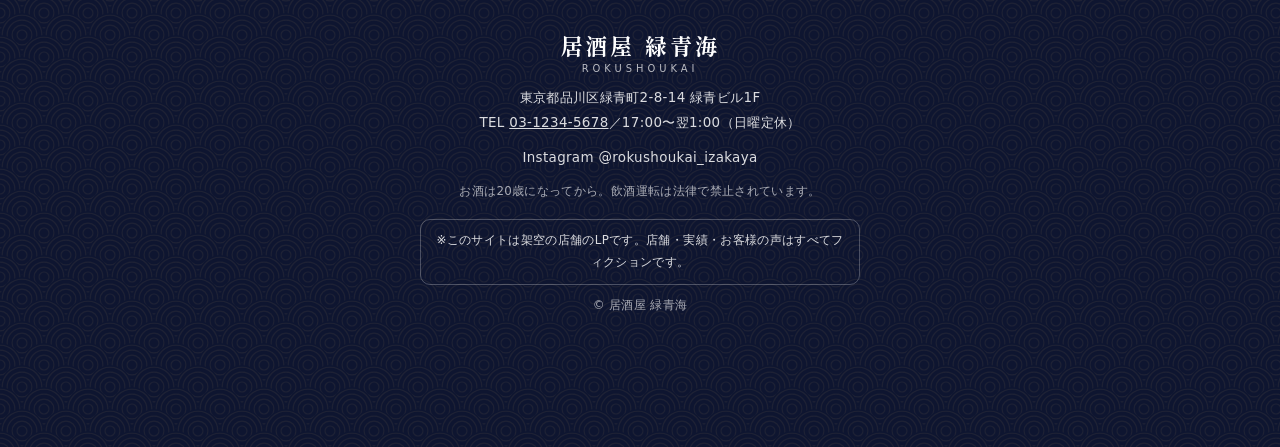
<file: izakaya-rokushoukai/index.html>
<!doctype html>
<html lang="ja" class="no-js">
<head>
<meta charset="utf-8">
<meta name="viewport" content="width=device-width, initial-scale=1, viewport-fit=cover">
<title>居酒屋 緑青海｜〆のとんこつラーメン ¥980</title>
<meta name="description" content="飲んだあとの、本気の一杯。居酒屋 緑青海（ろくしょうかい）の〆のとんこつラーメン980円。席を立たずに〆まで。緑青町駅東口から徒歩3分。※架空の店舗のLPです。">
<meta name="theme-color" content="#16203D">
<link rel="preconnect" href="https://fonts.googleapis.com">
<link rel="preconnect" href="https://fonts.gstatic.com" crossorigin>
<link rel="stylesheet" href="https://fonts.googleapis.com/css2?family=Yuji+Boku&family=Shippori+Mincho+B1:wght@600;800&family=Zen+Kaku+Gothic+New:wght@400;500;700;900&family=Dela+Gothic+One&display=swap">
<script>document.documentElement.className='js'</script>
<style>
:root{
  --navy:#16203D; --navy2:#1E2A4E; --navy3:#2A3864;
  --shu:#B0282B; --shu2:#C9352F; --kinari:#FBF3E6; --kinari2:#F2E6D0;
  --gold:#D9B26A; --rod:#C9A27A; --ink:#2A2522; --muted:#6E6358;
  --yakiin:#3A2213;
  --brush:"Yuji Boku",serif; --mincho:"Shippori Mincho B1",serif; --sans:"Zen Kaku Gothic New",system-ui,sans-serif; --num:"Dela Gothic One",var(--sans);
  --pad:20px; --max:560px;
  --wood:repeating-linear-gradient(90deg,rgba(80,45,15,.10) 0 2px,transparent 2px 6px,rgba(80,45,15,.05) 6px 7px,transparent 7px 13px),
         repeating-linear-gradient(90deg,rgba(255,240,210,.10) 0 1px,transparent 1px 19px),
         linear-gradient(90deg,#CFA673,#E2C08F 35%,#D6B07C 65%,#C89A63);
  --wood-h:repeating-linear-gradient(0deg,rgba(80,45,15,.12) 0 2px,transparent 2px 6px,rgba(80,45,15,.05) 6px 7px,transparent 7px 13px),
         linear-gradient(180deg,#B98A55,#9C7046);
}
*{box-sizing:border-box}
html{scroll-behavior:smooth;-webkit-text-size-adjust:100%}
body{margin:0;background:var(--navy);color:#fff;font-family:var(--sans);font-size:16px;line-height:1.85;letter-spacing:.02em;overflow-x:hidden;
  background-image:url("data:image/svg+xml,%3Csvg xmlns='http://www.w3.org/2000/svg' width='40' height='40'%3E%3Crect width='40' height='40' fill='%2316203D'/%3E%3Cg transform='translate(20 0)'%3E%3Ccircle r='20' fill='%2316203D'/%3E%3Cg fill='none' stroke='%23D9B26A' stroke-opacity='.10'%3E%3Ccircle r='18'/%3E%3Ccircle r='13.5'/%3E%3Ccircle r='9'/%3E%3Ccircle r='4.5'/%3E%3C/g%3E%3C/g%3E%3Cg transform='translate(0 20)'%3E%3Ccircle r='20' fill='%2316203D'/%3E%3Cg fill='none' stroke='%23D9B26A' stroke-opacity='.10'%3E%3Ccircle r='18'/%3E%3Ccircle r='13.5'/%3E%3Ccircle r='9'/%3E%3Ccircle r='4.5'/%3E%3C/g%3E%3C/g%3E%3Cg transform='translate(40 20)'%3E%3Ccircle r='20' fill='%2316203D'/%3E%3Cg fill='none' stroke='%23D9B26A' stroke-opacity='.10'%3E%3Ccircle r='18'/%3E%3Ccircle r='13.5'/%3E%3Ccircle r='9'/%3E%3Ccircle r='4.5'/%3E%3C/g%3E%3C/g%3E%3Cg transform='translate(20 40)'%3E%3Ccircle r='20' fill='%2316203D'/%3E%3Cg fill='none' stroke='%23D9B26A' stroke-opacity='.10'%3E%3Ccircle r='18'/%3E%3Ccircle r='13.5'/%3E%3Ccircle r='9'/%3E%3Ccircle r='4.5'/%3E%3C/g%3E%3C/g%3E%3C/svg%3E");background-size:44px 44px;}
body.locked{overflow:hidden}
img{max-width:100%;height:auto;display:block}
a{color:inherit}
button{font:inherit;color:inherit}
.wrap{max-width:var(--max);margin:0 auto;padding:0 var(--pad)}
.sec{padding:76px 0;position:relative}
.sec--washi{background-color:var(--kinari);color:var(--ink);background-image:url("data:image/svg+xml,%3Csvg xmlns='http://www.w3.org/2000/svg' width='400' height='400'%3E%3Cfilter id='f'%3E%3CfeTurbulence type='fractalNoise' baseFrequency='.006 .09' numOctaves='3' seed='7' stitchTiles='stitch'/%3E%3CfeColorMatrix values='0 0 0 0 .55 0 0 0 0 .40 0 0 0 0 .25 0 0 0 -2.2 1.05'/%3E%3C/filter%3E%3Crect width='400' height='400' filter='url(%23f)' opacity='.2'/%3E%3C/svg%3E"),url("data:image/svg+xml,%3Csvg xmlns='http://www.w3.org/2000/svg' width='220' height='220'%3E%3Cfilter id='n'%3E%3CfeTurbulence type='fractalNoise' baseFrequency='.85' numOctaves='2' stitchTiles='stitch'/%3E%3CfeColorMatrix values='0 0 0 0 .45 0 0 0 0 .32 0 0 0 0 .2 0 0 0 .09 0'/%3E%3C/filter%3E%3Crect width='220' height='220' filter='url(%23n)'/%3E%3C/svg%3E"),url("data:image/svg+xml,%3Csvg xmlns='http://www.w3.org/2000/svg' width='280' height='280' viewBox='0 0 100 100'%3E%3Cg fill='none' stroke='%23B0282B' stroke-opacity='.08' stroke-width='.6'%3E%3Cpath d='M50 50L50 5M50 50L89 27.5M50 50L89 72.5M50 50L50 95M50 50L11 72.5M50 50L11 27.5M50 5L89 27.5L89 72.5L50 95L11 72.5L11 27.5Z'/%3E%3C/g%3E%3C/svg%3E");background-size:400px 400px,220px 220px,280px 280px;z-index:1}
.sec--washi::before,.sec--washi::after{content:"";position:absolute;left:0;right:0;height:24px;background-size:48px 24px;background-repeat:repeat-x;pointer-events:none;z-index:2}
.sec--washi::before{top:-23px;background-image:url("data:image/svg+xml,%3Csvg xmlns='http://www.w3.org/2000/svg' width='48' height='24'%3E%3Cpath d='M0 24A24 24 0 0 1 48 24Z' fill='%23FBF3E6'/%3E%3Cg fill='none' stroke='%23B0282B' stroke-opacity='.22'%3E%3Cpath d='M6 24a18 18 0 0 1 36 0'/%3E%3Cpath d='M12 24a12 12 0 0 1 24 0'/%3E%3Cpath d='M18 24a6 6 0 0 1 12 0'/%3E%3C/g%3E%3C/svg%3E")}
.sec--washi::after{bottom:-23px;background-image:url("data:image/svg+xml,%3Csvg xmlns='http://www.w3.org/2000/svg' width='48' height='24'%3E%3Cpath d='M0 0A24 24 0 0 0 48 0Z' fill='%23FBF3E6'/%3E%3Cg fill='none' stroke='%23B0282B' stroke-opacity='.22'%3E%3Cpath d='M6 0a18 18 0 0 0 36 0'/%3E%3Cpath d='M12 0a12 12 0 0 0 24 0'/%3E%3Cpath d='M18 0a6 6 0 0 0 12 0'/%3E%3C/g%3E%3C/svg%3E")}
.sec--washi.join-next::after,.sec--washi.join-prev::before{display:none}
.sec--deep{background-color:#1A2549;background-image:radial-gradient(ellipse at 50% 0,rgba(217,178,106,.12),transparent 60%),url("data:image/svg+xml,%3Csvg xmlns='http://www.w3.org/2000/svg' width='48' height='48'%3E%3Cg fill='none' stroke='%23D9B26A' stroke-opacity='.09'%3E%3Ccircle cx='0' cy='0' r='24'/%3E%3Ccircle cx='48' cy='0' r='24'/%3E%3Ccircle cx='0' cy='48' r='24'/%3E%3Ccircle cx='48' cy='48' r='24'/%3E%3Ccircle cx='24' cy='24' r='24'/%3E%3C/g%3E%3Ccircle cx='24' cy='24' r='2' fill='%23D9B26A' fill-opacity='.10'/%3E%3Ccircle cx='0' cy='0' r='2' fill='%23D9B26A' fill-opacity='.10'/%3E%3Ccircle cx='48' cy='48' r='2' fill='%23D9B26A' fill-opacity='.10'/%3E%3Ccircle cx='0' cy='48' r='2' fill='%23D9B26A' fill-opacity='.10'/%3E%3Ccircle cx='48' cy='0' r='2' fill='%23D9B26A' fill-opacity='.10'/%3E%3C/svg%3E");background-size:auto,48px 48px}
.eyebrow{display:flex;align-items:center;gap:10px;font-size:.72rem;letter-spacing:.3em;color:var(--gold);font-weight:700;margin-bottom:8px}
.eyebrow .kan{font:800 .95rem/1 var(--mincho);letter-spacing:.1em;padding:4px 8px;background:var(--shu);color:#fff;border-radius:2px}
.sec--washi .eyebrow{color:var(--shu)}
h2{font-family:var(--brush);font-weight:400;font-size:clamp(1.5rem,.95rem + 3vw,2.3rem);line-height:1.35;margin:0 0 8px;letter-spacing:.04em;text-wrap:balance}
h3{font-size:1.12rem;font-weight:900;margin:0 0 6px;line-height:1.5}
.lead{font-weight:700;font-size:1.02rem;margin:0 0 18px;color:var(--gold)}
.sec--washi .lead{color:var(--shu)}
p{margin:0 0 1em}
.center{text-align:center}
.note{font-size:.78rem;opacity:.8}

.wm{position:absolute;top:34px;right:0;contain:paint;overflow:hidden;z-index:0;writing-mode:vertical-rl;font:400 clamp(9rem,6rem + 12vw,15rem)/1 var(--brush);color:#fff;opacity:.05;pointer-events:none;user-select:none}
.sec--washi .wm{color:var(--shu);opacity:.07}
.sec>.wrap{position:relative;z-index:1}
.petals{position:absolute;inset:0;pointer-events:none;overflow:hidden;z-index:0}
.petals i{position:absolute;top:-30px;width:12px;height:12px;background:radial-gradient(circle at 30% 30%,#FFE3E8,#F3B3C0);border-radius:100% 0 100% 0;opacity:.75;animation:fall linear infinite}
@keyframes fall{0%{transform:translate(0,-20px) rotate(0)}50%{transform:translate(40px,50vh) rotate(200deg)}100%{transform:translate(-20px,105vh) rotate(420deg);opacity:0}}

/* ====== 木札（共通） ====== */
.fuda{--w:58px;--h:190px;position:relative;width:var(--w);height:var(--h);background:var(--wood);color:var(--yakiin);
  clip-path:polygon(18% 0,82% 0,100% 9%,100% 100%,0 100%,0 9%);
  box-shadow:inset 0 0 0 2px rgba(90,55,20,.25);display:flex;flex-direction:column;align-items:center;padding:24px 0 10px;transform-origin:50% -26px}
.fuda::before{content:"";position:absolute;top:9px;left:50%;width:9px;height:9px;margin-left:-4.5px;border-radius:50%;background:#3A2516;box-shadow:inset 0 1px 1px rgba(0,0,0,.6)}
.fuda-wrap{position:relative;display:inline-block;padding-top:26px;filter:drop-shadow(0 8px 8px rgba(0,0,0,.35))}
.fuda-wrap::before{content:"";position:absolute;top:0;left:50%;width:2px;height:40px;margin-left:-1px;background:linear-gradient(#E8D7B5,#B79B6E);z-index:2;transform-origin:top}
.tate{writing-mode:vertical-rl;text-orientation:upright;font-family:var(--mincho);font-weight:800;letter-spacing:.12em;line-height:1;text-shadow:0 0 1px rgba(58,34,19,.55),0 1px 0 rgba(255,235,200,.35)}
.fuda .tate{font-size:1.08rem}
.fuda .price{margin-top:auto;writing-mode:vertical-rl;text-orientation:upright;font:800 .82rem/1 var(--mincho);letter-spacing:.05em;color:var(--shu)}
.fuda--shu{background:repeating-linear-gradient(90deg,rgba(0,0,0,.06) 0 2px,transparent 2px 9px),linear-gradient(90deg,#9E2023,#C9352F 45%,#A52427);color:#FFF3E2}
.fuda--shu .tate{text-shadow:0 1px 0 rgba(0,0,0,.3)}
.fuda--shu .price{color:#FFE2A8}
.fuda--shu::before{background:#4A0F10}
@keyframes swing{0%{transform:rotate(0)}15%{transform:rotate(9deg)}35%{transform:rotate(-6deg)}55%{transform:rotate(3.5deg)}75%{transform:rotate(-1.5deg)}100%{transform:rotate(0)}}
@keyframes sway-s{0%,100%{transform:rotate(-1.6deg)}50%{transform:rotate(1.6deg)}}
.swing{animation:swing 1.3s cubic-bezier(.3,.6,.4,1)}
.rail{height:16px;border-radius:8px;background:var(--wood-h);box-shadow:0 4px 8px rgba(0,0,0,.35),inset 0 2px 0 rgba(255,235,200,.25);position:relative;z-index:3}
.rail::before,.rail::after{content:"";position:absolute;top:3px;width:10px;height:10px;border-radius:50%;background:#6B4A2C;box-shadow:inset 0 1px 1px rgba(0,0,0,.5)}
.rail::before{left:8px}.rail::after{right:8px}

/* ====== オープニング：暖簾をくぐる ====== */
.opening{position:fixed;inset:0;z-index:200;display:flex;overflow:hidden;background:var(--navy);cursor:pointer;transition:background-color .6s .55s}
.opening .p{flex:1;margin:0 2px;background:linear-gradient(180deg,#9E2225,var(--shu) 30%,#A52427);transform-origin:50% -10%;transition:transform 1s cubic-bezier(.6,.05,.3,1),opacity .6s .5s;box-shadow:inset 0 -30px 40px rgba(0,0,0,.25)}
.opening .p::before{content:"";display:block;height:12%;background:rgba(0,0,0,.15)}
.opening .label{position:absolute;inset:0;display:grid;place-content:center;text-align:center;pointer-events:none;transition:opacity .4s}
.opening .label b{display:block;font:800 clamp(3rem,2rem + 8vw,5.6rem)/1.1 var(--mincho);letter-spacing:.24em;color:#FFF5E8;text-shadow:0 3px 0 rgba(0,0,0,.25);padding-left:.24em}
.opening .label small{display:block;margin-top:12px;font-size:.8rem;letter-spacing:.5em;color:#FFE3CF}
.opening .label em{display:block;margin-top:44px;font-style:normal;font-size:.8rem;letter-spacing:.2em;color:#fff;opacity:.8;animation:blink 1.6s ease-in-out infinite}
@keyframes blink{50%{opacity:.25}}
.opening .rodtop{position:absolute;left:0;right:0;top:0;height:16px;background:var(--wood-h);z-index:2;box-shadow:0 4px 8px rgba(0,0,0,.4)}
.opening.go{background-color:transparent;pointer-events:none}
.opening.go .label{opacity:0}
.opening.go .p:nth-child(2){transform:rotate(26deg) translateX(-55%) skewX(6deg)}
.opening.go .p:nth-child(3){transform:rotate(12deg) translateX(-30%) skewX(3deg)}
.opening.go .p:nth-child(4){transform:rotate(-12deg) translateX(30%) skewX(-3deg)}
.opening.go .p:nth-child(5){transform:rotate(-26deg) translateX(55%) skewX(-6deg)}
.opening.go .p{opacity:0}
.opening.gone{display:none}

/* ====== 木札ナビ（PC） ====== */
.fnav{display:none}
@media (min-width:1000px){
  .fnav{display:block;position:fixed;right:22px;top:50%;transform:translateY(-50%);z-index:40;width:220px;opacity:0;pointer-events:none;transition:opacity .5s}
  body.past-fv .fnav{opacity:1;pointer-events:auto}
  .fnav .rail{height:12px}
  .fnav ul{display:flex;justify-content:space-around;list-style:none;margin:-8px 0 0;padding:0}
  .fnav a{text-decoration:none;display:block}
  .fnav .fuda{--w:36px;--h:118px;padding-top:20px}
  .fnav .fuda .tate{font-size:.84rem}
  .fnav a:hover .fuda,.fnav a:focus-visible .fuda{animation:swing 1.1s}
  .fnav a.cur .fuda{background:repeating-linear-gradient(90deg,rgba(0,0,0,.06) 0 2px,transparent 2px 9px),linear-gradient(90deg,#9E2023,#C9352F 45%,#A52427);color:#FFF3E2}
  .fnav a:focus-visible{outline:2px solid var(--gold);outline-offset:4px}
}

/* ====== CTA ====== */
.cta{display:flex;align-items:center;justify-content:center;gap:10px;width:100%;min-height:62px;padding:14px 20px;border:0;border-radius:999px;background:linear-gradient(180deg,var(--shu2),var(--shu));color:#fff;font:900 1.12rem/1.3 var(--sans);letter-spacing:.06em;text-decoration:none;cursor:pointer;box-shadow:0 5px 0 #7A1517,0 12px 24px rgba(0,0,0,.28);transition:transform .15s,box-shadow .15s;position:relative;overflow:hidden}
.cta::after{content:"";position:absolute;inset:0;background:linear-gradient(110deg,transparent 35%,rgba(255,255,255,.35) 50%,transparent 65%);transform:translateX(-100%);animation:shine 3.6s ease-in-out infinite}
.cta:hover{transform:translateY(2px);box-shadow:0 3px 0 #7A1517,0 8px 18px rgba(0,0,0,.28)}
.cta:active{transform:translateY(5px);box-shadow:0 0 0 #7A1517}
.cta:focus-visible{outline:3px solid var(--gold);outline-offset:3px}
.cta .arrow{display:inline-grid;place-items:center;width:26px;height:26px;border-radius:50%;background:#fff;color:var(--shu);font-size:.8rem}
@keyframes shine{0%,60%{transform:translateX(-100%)}100%{transform:translateX(100%)}}
.cta-box{margin-top:26px;text-align:center}
.cta-note{font-size:.8rem;opacity:.85;margin-top:10px}
.cta-note a{text-decoration:none;font-weight:700;border-bottom:1px dotted}

/* ====== 1. ファーストビュー ====== */
.fv{position:relative;height:100vh;height:100svh;min-height:640px;max-height:1100px;overflow:hidden;background:#0B1124;isolation:isolate}
.fv-par{position:absolute;inset:-6% 0 0;will-change:transform}
.fv-bg{position:absolute;inset:0;opacity:0;transform:scale(1.28)}
.fv-bg img{position:absolute;left:0;bottom:13%;width:100%;height:auto;-webkit-mask-image:linear-gradient(transparent,#000 22%);mask-image:linear-gradient(transparent,#000 22%);animation:kb 22s ease-in-out infinite alternate;transform-origin:50% 70%}
@keyframes kb{from{transform:scale(1.04) translate(0,0)}to{transform:scale(1.14) translate(-1.5%,-2%)}}
.fv.play .fv-bg{animation:bgin 2.6s cubic-bezier(.2,.7,.2,1) forwards}
@keyframes bgin{to{opacity:1;transform:none}}
.fv-shade{position:absolute;inset:0;pointer-events:none;background:
  linear-gradient(180deg,rgba(11,17,36,.92) 0,rgba(11,17,36,.55) 22%,rgba(11,17,36,0) 42%,rgba(11,17,36,0) 58%,rgba(11,17,36,.78) 80%,#0B1124 100%),
  radial-gradient(ellipse at 50% 62%,transparent 30%,rgba(5,8,20,.55) 85%)}
.fv-steam{position:absolute;inset:0;width:100%;height:100%;pointer-events:none;mix-blend-mode:screen;opacity:0;transition:opacity 2s 1s}
.fv.play .fv-steam{opacity:1}
.fv .petals{z-index:2}
.fv-light{position:absolute;inset:0;pointer-events:none;background:linear-gradient(105deg,transparent 40%,rgba(255,220,170,.16) 50%,transparent 60%);transform:translateX(-120%);mix-blend-mode:screen}
.fv.play .fv-light{animation:sweep 2.2s 2.4s ease-in-out both}
@keyframes sweep{to{transform:translateX(120%)}}

/* 暖簾 */
.fv-noren{position:absolute;left:0;right:0;top:0;z-index:5;padding-top:env(safe-area-inset-top);transform:translateY(-110%)}
.fv.play .fv-noren{animation:norenin 1.1s cubic-bezier(.3,1.35,.5,1) .1s forwards}
@keyframes norenin{to{transform:none}}
.fv-noren .rod{height:10px;margin:0 8px;border-radius:5px;background:var(--wood-h);box-shadow:0 3px 6px rgba(0,0,0,.5);position:relative;z-index:2}
.fv-noren .cl{display:flex;gap:3px;margin:-5px 16px 0}
.fv-noren .cl i{flex:1;height:64px;background:linear-gradient(180deg,#8E1C1F,var(--shu) 35%,#9A2124);transform-origin:top center;animation:sway 5s ease-in-out infinite;box-shadow:inset 0 -6px 10px rgba(0,0,0,.25),0 6px 14px rgba(0,0,0,.35);clip-path:polygon(0 0,100% 0,100% 100%,0 94%)}
.fv-noren .cl i:nth-child(2){animation-delay:-.7s}.fv-noren .cl i:nth-child(3){animation-delay:-1.4s}.fv-noren .cl i:nth-child(4){animation-delay:-2.1s}
@keyframes sway{0%,100%{transform:skewX(0) rotate(0)}50%{transform:skewX(-2.4deg) rotate(.7deg)}}
.fv-brand{position:absolute;left:0;right:0;top:calc(env(safe-area-inset-top) + 16px);z-index:3;text-align:center;color:#FFF5E8;pointer-events:none;line-height:1}
.fv-brand b{display:block;font:800 1.5rem/1 var(--mincho);letter-spacing:.42em;padding-left:.42em;text-shadow:0 2px 0 rgba(0,0,0,.25)}
.fv-brand small{display:block;margin-top:6px;font:500 .52rem/1 var(--sans);letter-spacing:.55em;padding-left:.55em;opacity:.85}

/* 提灯 */
.lanterns{position:absolute;left:14px;top:calc(env(safe-area-inset-top) + 66px);z-index:4;display:flex;gap:12px}
.chochin{position:relative;display:block;padding-top:16px;transform-origin:50% 0;opacity:0;transform:translateY(-60px)}
.fv.play .chochin{animation:lanin .9s cubic-bezier(.3,1.4,.5,1) .5s forwards,sway-l 4.6s ease-in-out 1.4s infinite}
.fv.play .chochin.c2{animation-delay:.7s,1.6s;animation-duration:.9s,5.4s}
@keyframes lanin{to{opacity:1;transform:none}}
@keyframes sway-l{0%,100%{transform:rotate(-3deg)}50%{transform:rotate(3deg)}}
.chochin::before{content:"";position:absolute;left:50%;top:0;width:2px;height:16px;margin-left:-1px;background:#2A1B12}
.chochin span{position:relative;display:grid;place-items:center;width:44px;height:58px;border-radius:46%/50%;
  background:repeating-linear-gradient(180deg,rgba(80,10,5,.28) 0 1px,transparent 1px 6px),radial-gradient(ellipse at 50% 45%,#FFC98A 0,#F0602F 38%,#B5261C 72%,#6E140F 100%);
  box-shadow:0 0 28px 6px rgba(255,110,50,.42),0 0 70px 18px rgba(255,120,40,.18);animation:flick 3.2s steps(1) infinite}
.chochin span::before,.chochin span::after{content:"";position:absolute;left:50%;width:26px;height:6px;margin-left:-13px;background:#1C120C;border-radius:2px}
.chochin span::before{top:-3px}.chochin span::after{bottom:-3px}
.chochin b{font:800 1.15rem/1 var(--mincho);color:#2A0C08;opacity:.85}
.chochin.c2 span{width:38px;height:50px}
.chochin.c2 b{font-size:.98rem}
@keyframes flick{0%,100%{filter:brightness(1)}12%{filter:brightness(1.12)}14%{filter:brightness(.9)}46%{filter:brightness(1.06)}70%{filter:brightness(.96)}}

/* 縦書きキャッチ */
.fv-copy{position:absolute;right:max(16px,calc(50% - 280px));top:calc(env(safe-area-inset-top) + 92px);z-index:4;display:flex;flex-direction:row-reverse;align-items:flex-start;gap:12px}
.fv-catch{margin:0;display:flex;flex-direction:row-reverse;gap:10px;font:400 clamp(2.3rem,1.6rem + 3.4vw,3.6rem)/1.05 var(--brush);color:#FFF8EE;letter-spacing:.06em;text-shadow:0 0 18px rgba(0,0,0,.55),0 2px 2px rgba(0,0,0,.5)}
.fv-catch .col{writing-mode:vertical-rl;display:block;clip-path:inset(0 0 100% 0)}
.fv-catch .c2{margin-top:1.4em}
.fv.play .fv-catch .c1{animation:brush 1.25s cubic-bezier(.55,.1,.3,1) 1s forwards}
.fv.play .fv-catch .c2{animation:brush 1.1s cubic-bezier(.55,.1,.3,1) 1.75s forwards}
@keyframes brush{0%{clip-path:inset(0 0 100% 0);filter:blur(5px)}70%{filter:blur(0)}100%{clip-path:inset(-10% -20% -10% -20%);filter:none}}
.fv-kicker{writing-mode:vertical-rl;margin:4px 0 0;font:600 .78rem/1 var(--mincho);letter-spacing:.42em;color:var(--gold);position:relative;padding:14px 0;opacity:0}
.fv-kicker::before,.fv-kicker::after{content:"";position:absolute;left:50%;width:1px;height:10px;background:var(--gold);margin-left:-.5px}
.fv-kicker::before{top:0}.fv-kicker::after{bottom:0}
.fv.play .fv-kicker{animation:fade 1s .8s forwards}
@keyframes fade{to{opacity:1}}
.fv-goldline{position:absolute;right:-10px;top:-14px;width:1px;height:calc(100% + 28px);background:linear-gradient(transparent,var(--gold) 15%,var(--gold) 85%,transparent);transform:scaleY(0);transform-origin:top;opacity:.7}
.fv.play .fv-goldline{animation:line 1.4s .7s cubic-bezier(.6,0,.2,1) forwards}
@keyframes line{to{transform:none}}

/* 落款 */
.seal{position:absolute;z-index:5;right:max(26px,calc(50% - 270px));top:calc(env(safe-area-inset-top) + 404px);width:54px;padding:8px 0;background:#B42A26;color:#FFF3EA;border-radius:4px;
  writing-mode:vertical-rl;font:800 1.02rem/1 var(--mincho);letter-spacing:.18em;text-align:center;box-shadow:inset 0 0 0 2px #B42A26,inset 0 0 0 3.5px #FFE6DA,0 6px 16px rgba(0,0,0,.4);
  display:flex;align-items:center;justify-content:center;height:84px;opacity:0;transform:rotate(-6deg)}
.seal::after{content:"";position:absolute;inset:0;border-radius:4px;background:radial-gradient(circle at 20% 30%,rgba(255,255,255,.18) 0 2px,transparent 3px),radial-gradient(circle at 70% 75%,rgba(0,0,0,.18) 0 3px,transparent 4px),radial-gradient(circle at 80% 20%,rgba(0,0,0,.14) 0 2px,transparent 3px);mix-blend-mode:multiply}
.fv.play .seal{animation:stamp .55s cubic-bezier(.5,0,.6,1.4) 2.75s forwards}
@keyframes stamp{0%{opacity:0;transform:scale(2.6) rotate(-18deg)}70%{opacity:1;transform:scale(.9) rotate(-5deg)}100%{opacity:1;transform:scale(1) rotate(-6deg)}}
.fv.shake{animation:shake .32s linear}
@keyframes shake{20%{transform:translate(2px,1px)}40%{transform:translate(-2px,-1px)}60%{transform:translate(1px,-1px)}80%{transform:translate(-1px,1px)}}

/* 木札の値札 */
.fv-price{position:absolute;z-index:4;left:20px;top:calc(env(safe-area-inset-top) + 176px);opacity:0;transform:translateY(-90px)}
.fv.play .fv-price{animation:pricein 1s cubic-bezier(.3,1.5,.5,1) 3.1s forwards}
@keyframes pricein{to{opacity:1;transform:none}}
.fv-price .fuda{--w:62px;--h:212px;animation:sway-s 4.2s ease-in-out 4.1s infinite}
.fv-price .fuda .tate{font-size:1.2rem}
.fv-price .fuda .price{font:400 1.08rem/1 var(--num);writing-mode:horizontal-tb;color:#FFE2A8;margin-top:auto;letter-spacing:0}
.fv-price .fuda .price i{display:block;font:700 .56rem/1.4 var(--sans);font-style:normal;text-align:center;opacity:.85}
.fv-price .fuda-wrap::before{height:110px;top:-84px}

/* 下部 */
.fv-bottom{position:absolute;left:0;right:0;bottom:0;z-index:6;padding:0 var(--pad) calc(22px + env(safe-area-inset-bottom));text-align:center}
.fv-bottom .in{max-width:var(--max);margin:0 auto;opacity:0;transform:translateY(30px)}
.fv.play .fv-bottom .in{animation:upin .9s cubic-bezier(.2,.8,.2,1) 3.3s forwards}
@keyframes upin{to{opacity:1;transform:none}}
.fv-sub{margin:0 0 14px;font-weight:900;font-size:.92rem;letter-spacing:.02em;text-shadow:0 2px 10px rgba(0,0,0,.7)}
.fv-sub .tag{display:inline-block;background:var(--shu);padding:1px 9px;border-radius:3px;margin-right:6px;font:800 .86rem/1.5 var(--mincho)}
.fv-bottom .cta-note{margin:10px 0 0;text-shadow:0 1px 6px rgba(0,0,0,.8)}
.fv-scroll{display:none}
@media (min-width:900px){
  .fv{max-height:none}
  .fv-copy{top:120px;right:calc(50% - 470px)}
  .fv-catch{font-size:clamp(3.2rem,2rem + 2.4vw,4.4rem);gap:18px}
  .seal{top:auto;bottom:210px;right:calc(50% - 250px);width:64px;height:100px;font-size:1.2rem}
  .fv-price{left:calc(50% + 10px);top:110px}
  .fv-price .fuda-wrap::before{height:90px;top:-64px}
  .lanterns{left:calc(50% - 600px);top:74px;gap:22px}
  .chochin span{width:60px;height:80px}.chochin.c2 span{width:52px;height:70px}
  .fv-bg img{bottom:auto;top:4%;left:calc(50% - 600px);height:96%;width:auto;-webkit-mask-image:linear-gradient(90deg,transparent,#000 14%,#000 82%,transparent),linear-gradient(transparent,#000 18%);mask-image:linear-gradient(90deg,transparent,#000 14%,#000 82%,transparent);}
  .fv-shade{background:linear-gradient(180deg,rgba(11,17,36,.85) 0,rgba(11,17,36,0) 22%,rgba(11,17,36,0) 70%,#0B1124 100%),radial-gradient(ellipse at 30% 55%,transparent 30%,rgba(5,8,20,.6) 80%)}
  .fv-bottom{left:calc(50% + 120px);right:auto;width:400px;bottom:48px;padding:0}
  .fv-bottom .in{text-align:left}
  .fv-sub{font-size:1rem}
  .fv-scroll{display:block;position:absolute;z-index:6;left:32px;bottom:28px;writing-mode:vertical-rl;font-size:.62rem;letter-spacing:.4em;color:rgba(255,255,255,.7);padding-bottom:70px}
  .fv-scroll::after{content:"";position:absolute;left:50%;bottom:0;width:1px;height:60px;background:linear-gradient(var(--gold),transparent);animation:scrl 2s ease-in-out infinite;transform-origin:top}
  @keyframes scrl{0%{transform:scaleY(0)}50%{transform:scaleY(1)}100%{transform:scaleY(1);opacity:0}}
}
.fv-intro{padding:34px 0 46px;text-align:center;background:linear-gradient(#0B1124,var(--navy))}
.fv-intro .body{font-size:.96rem;opacity:.92;margin:0}
.pills{display:flex;flex-wrap:wrap;justify-content:center;gap:6px;margin:16px 0 0;padding:0;list-style:none}
.pills li{font-size:.78rem;font-weight:700;padding:3px 12px;border-radius:999px;background:rgba(255,255,255,.08);border:1px solid rgba(255,255,255,.18)}
@media (prefers-reduced-motion:reduce){
  .fv-bg,.chochin,.fv-kicker,.seal,.fv-price,.fv-bottom .in,.fv-noren{opacity:1!important;transform:none!important}
  .fv-catch .col{clip-path:none!important}
  .fv-steam{opacity:1}
}

/* ====== 2. 悩み ====== */
.checks{list-style:none;margin:22px 0;padding:0;display:grid;gap:10px}
.checks li{display:flex;gap:12px;align-items:flex-start;background:rgba(255,255,255,.06);border:1px solid rgba(255,255,255,.12);border-radius:12px;padding:12px 14px;font-weight:500}
.checks .box{flex:none;width:24px;height:24px;margin-top:2px;border:2px solid var(--gold);border-radius:5px;position:relative}
.checks .box::after{content:"";position:absolute;left:6px;top:1px;width:8px;height:14px;border:solid var(--shu2);border-width:0 4px 4px 0;transform:rotate(45deg) scale(0);transition:transform .35s cubic-bezier(.3,1.6,.5,1)}
.checks li.on .box::after{transform:rotate(45deg) scale(1)}
.worry-end{text-align:center;font-weight:700;margin-top:24px}
.night{position:relative;margin:24px 0 0;border-radius:16px;overflow:hidden}
.night img{width:100%;aspect-ratio:4/5;object-fit:cover;object-position:50% 45%}
.night figcaption{position:absolute;left:14px;bottom:14px;writing-mode:vertical-rl;font:800 1.05rem/1.6 var(--mincho);letter-spacing:.2em;color:#FFF3E2;text-shadow:0 2px 8px rgba(0,0,0,.7)}

/* ====== 3. 解決 ====== */
.solution-big{font-family:var(--brush);font-size:clamp(1.75rem,1rem + 4vw,2.6rem);line-height:1.4;margin:16px 0;color:var(--shu)}
.solution-photo{position:relative;margin:22px 0 4px}
.solution-photo img{border-radius:16px;aspect-ratio:3/2;object-fit:cover;width:100%}
.stamp{position:absolute;left:-6px;top:-14px;background:var(--shu);color:#fff;font:900 .86rem/1.3 var(--sans);padding:8px 12px;border-radius:8px;transform:rotate(-5deg);box-shadow:0 6px 14px rgba(0,0,0,.2)}

/* ====== 4. 理由：木札タブ ====== */
.r-tabs{margin:26px -6px 0}
.r-tabs ul{display:flex;justify-content:space-around;list-style:none;margin:-8px 10px 0;padding:0}
.r-tab{background:none;border:0;padding:0;cursor:pointer;-webkit-tap-highlight-color:transparent}
.r-tab .fuda-wrap{transition:transform .45s cubic-bezier(.3,1.5,.5,1)}
.r-tab .fuda{--w:70px;--h:178px;padding-top:26px}
.r-tab .fuda .no{font:800 1.5rem/1 var(--mincho);margin-bottom:10px}
.r-tab .fuda .tate{font-size:1rem}
.r-tab[aria-selected="true"] .fuda-wrap{transform:translateY(16px)}
.r-tab[aria-selected="true"] .fuda{background:repeating-linear-gradient(90deg,rgba(0,0,0,.06) 0 2px,transparent 2px 9px),linear-gradient(90deg,#9E2023,#C9352F 45%,#A52427);color:#FFF3E2}
.r-tab[aria-selected="true"] .fuda .tate{text-shadow:0 1px 0 rgba(0,0,0,.3)}
.r-tab[aria-selected="true"] .fuda::before{background:#4A0F10}
.r-tab:focus-visible{outline:2px solid var(--gold);outline-offset:4px;border-radius:6px}
.r-hint{text-align:center;font-size:.76rem;opacity:.7;margin:14px 0 0}
.r-panel{margin-top:22px;animation:fadeup .5s ease}
.r-panel[hidden]{display:none}
@keyframes fadeup{from{opacity:0;transform:translateY(12px)}}
.r-panel figure{margin:0 0 14px}
.r-panel img{width:100%;aspect-ratio:3/2;object-fit:cover;border-radius:14px}
.r-panel h3{display:flex;gap:10px;align-items:center}
.r-panel h3 .k{flex:none;width:34px;height:34px;border-radius:50%;background:var(--shu);display:grid;place-items:center;font:800 1.05rem/1 var(--mincho)}
.toppings{display:flex;flex-wrap:wrap;gap:6px;margin:8px 0 0;padding:0;list-style:none}
.toppings li{font-size:.8rem;font-weight:700;padding:2px 10px;border-radius:999px;background:var(--kinari);color:var(--navy)}
.seat-chips{display:grid;grid-template-columns:repeat(3,1fr);gap:8px;margin:10px 0 0}
.seat-chips div{text-align:center;background:rgba(255,255,255,.07);border:1px solid rgba(255,255,255,.15);border-radius:10px;padding:8px 4px;font-size:.74rem;line-height:1.4}
.seat-chips b{display:block;font:400 1.4rem/1.2 var(--num);color:var(--gold)}

/* ====== 4.5 食べ方：其の一〜三 ====== */
.eat{display:grid;gap:30px;margin-top:26px}
.eat-step{display:grid;grid-template-columns:44px 1fr;gap:14px;align-items:start}
.eat-step .side{writing-mode:vertical-rl;font:800 1.05rem/1 var(--mincho);letter-spacing:.3em;color:#fff;background:var(--shu);padding:12px 0;border-radius:3px;text-align:center;width:40px;justify-self:center;box-shadow:3px 3px 0 rgba(0,0,0,.12)}
.eat-step img{border-radius:12px;width:100%;aspect-ratio:16/9;object-fit:cover;margin:8px 0 10px}
.eat-step p{margin:0}

/* ====== 5. 声：絵馬 ====== */
.counter{text-align:center;margin:18px 0 6px;padding:18px 10px;border-radius:16px;background:linear-gradient(135deg,rgba(217,178,106,.18),rgba(217,178,106,.04));border:1px solid rgba(217,178,106,.35)}
.counter small{display:block;font-size:.8rem;letter-spacing:.1em}
.counter b{font:400 3rem/1.1 var(--num);color:var(--gold)}
.counter b i{font-style:normal;font-size:.4em;margin-left:4px;color:#fff}
.counter em{display:block;font-style:normal;font-size:.7rem;opacity:.7}
.ema-rail{margin:34px -20px 0;padding:0 20px}
.ema-list{display:flex;gap:16px;overflow-x:auto;scroll-snap-type:x mandatory;padding:30px 20px 20px;margin:-8px -20px 0;scrollbar-width:none}
.ema-list::-webkit-scrollbar{display:none}
.ema{flex:0 0 78%;scroll-snap-align:center;position:relative;filter:drop-shadow(0 10px 10px rgba(0,0,0,.35));transform-origin:50% -24px}
.ema::before{content:"";position:absolute;left:50%;top:-30px;width:44px;height:40px;margin-left:-22px;border:3px solid var(--shu2);border-bottom:0;border-radius:22px 22px 0 0}
.ema .body{background:var(--wood-h);background:repeating-linear-gradient(0deg,rgba(80,45,15,.08) 0 2px,transparent 2px 7px),linear-gradient(180deg,#E6C796,#D3AC77);color:var(--yakiin);
  clip-path:polygon(50% 0,100% 20%,100% 100%,0 100%,0 20%);padding:56px 20px 18px;min-height:250px;display:flex;flex-direction:column}
.ema .stars{color:var(--shu);letter-spacing:3px;font-size:.84rem;text-align:center}
.ema q{display:block;font:600 1rem/1.8 var(--mincho);margin:6px 0 10px;quotes:"「" "」"}
.ema .who{margin-top:auto;text-align:right;font:400 1.05rem/1.2 var(--brush)}
.ema:hover,.ema:focus-within{animation:swing 1.2s}
.ema-dots{display:flex;justify-content:center;gap:8px;margin-top:6px}
.ema-dots span{width:8px;height:8px;border-radius:50%;background:rgba(255,255,255,.3);transition:background .3s}
.ema-dots span.on{background:var(--gold)}

/* ====== 6. 料金：お品書き木札＋お好み注文札 ====== */
.menu-wall{margin-top:26px;padding:24px 10px 22px;border-radius:12px;background:#2B231C;border:6px solid #5A4433;box-shadow:inset 0 0 0 2px #3C2F24,0 16px 30px rgba(0,0,0,.25)}
.menu-wall .rail{margin:0 -4px}
.menu-wall ul{display:flex;justify-content:space-between;gap:4px;list-style:none;margin:-8px 4px 0;padding:0}
.menu-wall li{flex:1;display:flex;justify-content:center}
.mfuda{background:none;border:0;padding:0;cursor:pointer;-webkit-tap-highlight-color:transparent}
.mfuda .fuda{--w:46px;--h:200px;padding-top:22px}
.mfuda .fuda .tate{font-size:.96rem;letter-spacing:.06em}
.mfuda.big .fuda{--w:56px;--h:236px}
.mfuda.big .fuda .tate{font-size:1.12rem}
.mfuda:focus-visible{outline:2px solid var(--gold);outline-offset:3px;border-radius:4px}
.mfuda[aria-pressed="true"] .fuda{box-shadow:inset 0 0 0 3px var(--gold)}
.menu-detail{margin:18px 6px 0;min-height:88px;padding:14px 16px;border-radius:10px;background:rgba(255,255,255,.06);color:#F7EBD8;font-size:.92rem;line-height:1.7;border:1px dashed rgba(255,255,255,.25)}
.menu-detail b{display:block;font:800 1.05rem/1.4 var(--mincho);color:#FFD27A}
.menu-detail .yen{font-family:var(--num);font-weight:400;color:#FFD27A;margin-left:6px}
.tax-note{text-align:center;font-size:.76rem;color:var(--muted);margin:10px 0 0}

.order{margin-top:34px;background:#FFFDF7;color:var(--ink);border-radius:6px;padding:22px 18px 20px;position:relative;box-shadow:0 2px 0 #E2D6C1,0 16px 30px rgba(0,0,0,.12);
  background-image:linear-gradient(transparent 31px,rgba(176,40,43,.12) 32px);background-size:100% 32px}
.order::before{content:"";position:absolute;inset:8px;border:2px solid rgba(176,40,43,.5);border-radius:3px;pointer-events:none}
.order h3{text-align:center;font:800 1.3rem/1.4 var(--mincho);color:var(--shu);margin:0 0 2px;letter-spacing:.2em}
.order .how{text-align:center;font-size:.78rem;color:var(--muted);margin:0 0 14px}
.orow{display:grid;grid-template-columns:5.2em 1fr;gap:8px;align-items:center;padding:10px 0;border-bottom:1px dashed #D9CBB2}
.orow:last-of-type{border-bottom:0}
.orow .lbl{font:800 .9rem/1.3 var(--mincho);color:var(--shu)}
.opts{display:flex;flex-wrap:wrap;gap:4px 6px}
.opt{position:relative;cursor:pointer;-webkit-tap-highlight-color:transparent}
.opt input{position:absolute;opacity:0;width:1px;height:1px}
.opt span{position:relative;display:inline-block;padding:6px 10px;font-weight:700;font-size:.9rem;line-height:1.3;border-radius:6px}
.opt span small{font-size:.72rem;color:var(--muted);margin-left:2px;font-weight:500}
.opt svg{position:absolute;inset:-4px -6px;width:calc(100% + 12px);height:calc(100% + 8px);overflow:visible;pointer-events:none}
.opt svg path{fill:none;stroke:var(--shu2);stroke-width:2.6;stroke-linecap:round;stroke-dasharray:240;stroke-dashoffset:240;transition:stroke-dashoffset .45s ease}
.opt input:checked + span svg path{stroke-dashoffset:0}
.opt input:focus-visible + span{outline:2px solid var(--gold);outline-offset:2px}
.opt input:disabled + span{opacity:.35;text-decoration:line-through;cursor:not-allowed}
.order-result{display:grid;grid-template-columns:auto 1fr;gap:16px;align-items:center;margin-top:18px;padding-top:16px;border-top:2px solid rgba(176,40,43,.4)}
.order-result .fuda{--w:62px;--h:200px;padding-top:24px}
.order-result .fuda .tate{font-size:.95rem;letter-spacing:.08em;max-height:150px}
.order-sum small{display:block;font-size:.78rem;color:var(--muted)}
.order-sum b{display:block;font:400 2.2rem/1.1 var(--num);color:var(--shu)}
.order-sum b i{font-style:normal;font-size:.5em;margin-right:2px}
.order-sum p{font-size:.84rem;margin:6px 0 0}

.course{margin-top:22px;border-radius:14px;background:var(--navy);color:#fff;padding:20px;position:relative;overflow:hidden}
.course .ribbon{position:absolute;right:-34px;top:16px;transform:rotate(35deg);background:var(--shu);padding:2px 40px;font-size:.72rem;font-weight:900}
.course h3{font-size:1.1rem}
.course .pr{font:400 2rem/1.2 var(--num);color:var(--gold)}
.course .pr i{font-style:normal;font-size:.55em}
.course ul{margin:8px 0 0;padding-left:1.2em;font-size:.9rem}

/* ====== 7. 流れ ====== */
.flow{display:grid;gap:14px;margin:22px 0 0;padding:0}
.flow li{list-style:none;display:flex;gap:14px;align-items:center;background:rgba(255,255,255,.06);border:1px solid rgba(255,255,255,.14);border-radius:14px;padding:14px 16px;position:relative}
.flow li:not(:last-child)::after{content:"";position:absolute;left:50%;bottom:-12px;border:8px solid transparent;border-top-color:var(--gold);border-bottom:0;transform:translateX(-50%)}
.flow .no{flex:none;width:54px;height:54px;border-radius:50%;background:var(--kinari);color:var(--navy);display:grid;place-content:center;text-align:center;line-height:1.1}
.flow .no small{font-size:.56rem;font-weight:900;letter-spacing:.1em}
.flow .no b{font:400 1.4rem/1 var(--num)}
.flow h3{margin:0;font-size:1rem}
.flow p{margin:2px 0 0;font-size:.86rem;opacity:.9}

/* ====== 8. FAQ ====== */
.faq{margin-top:20px;display:grid;gap:10px}
.faq details{background:#fff;border-radius:12px;box-shadow:0 2px 0 var(--kinari2)}
.faq summary{list-style:none;cursor:pointer;padding:14px 44px 14px 14px;font-weight:900;position:relative;display:flex;gap:10px}
.faq summary::-webkit-details-marker{display:none}
.faq summary::before{content:"問";flex:none;width:28px;height:28px;border-radius:3px;background:var(--shu);color:#fff;display:grid;place-items:center;font:800 .9rem/1 var(--mincho)}
.faq summary::after{content:"";position:absolute;right:18px;top:50%;width:10px;height:10px;border:solid var(--shu);border-width:0 2px 2px 0;transform:translateY(-70%) rotate(45deg);transition:transform .25s}
.faq details[open] summary::after{transform:translateY(-30%) rotate(-135deg)}
.faq .a{padding:0 14px 14px 52px;position:relative;font-size:.94rem}
.faq .a::before{content:"答";position:absolute;left:14px;top:0;width:28px;height:28px;border-radius:3px;background:var(--navy);color:#fff;display:grid;place-items:center;font:800 .9rem/1 var(--mincho)}

/* ====== 8.5 アクセス ====== */
.map{margin-top:20px;border-radius:14px;overflow:hidden;background:#E8E1D2}
.map svg{display:block;width:100%;height:auto}
.info{width:100%;border-collapse:collapse;margin-top:16px;font-size:.92rem}
.info th,.info td{padding:10px 6px;border-bottom:1px solid #E2D6C1;text-align:left;vertical-align:top}
.info th{width:6.2em;color:var(--shu);font-weight:900;white-space:nowrap}
.info a{font-weight:900;text-decoration:none;border-bottom:1px dotted}

/* ====== 9. 予約 ====== */
.final{overflow:hidden;text-align:center}
.final .bg{position:absolute;inset:0;z-index:0;opacity:.22}
.final .bg img{width:100%;height:100%;object-fit:cover;filter:blur(2px)}
.final .wrap{position:relative;z-index:1}
.final .catch2{font-family:var(--brush);font-size:clamp(1.8rem,1rem + 4.4vw,2.8rem);line-height:1.35;margin:0 0 10px}
form.reserve{margin-top:26px;text-align:left;background:var(--kinari);color:var(--ink);border-radius:18px;padding:22px 18px;box-shadow:0 20px 40px rgba(0,0,0,.35)}
.reserve h3{text-align:center;font:800 1.3rem/1.4 var(--mincho);letter-spacing:.2em;color:var(--shu);margin-bottom:12px}
.field{margin-bottom:14px}
.field label,.field .lbl{display:block;font-weight:900;font-size:.86rem;margin-bottom:4px}
.field input,.field select{width:100%;font:500 1rem var(--sans);padding:12px;border:2px solid #D9CBB2;border-radius:10px;background:#fff;color:var(--ink)}
.field input:focus,.field select:focus{outline:none;border-color:var(--shu)}
.row2{display:grid;grid-template-columns:1fr 1fr;gap:10px}
.radio{display:grid;gap:8px}
.radio label{display:flex;gap:10px;align-items:center;border:2px solid #D9CBB2;border-radius:10px;padding:10px 12px;background:#fff;font-weight:700;font-size:.92rem;cursor:pointer}
.radio input{accent-color:var(--shu);width:18px;height:18px}
.radio label:has(input:checked){border-color:var(--shu);background:#FFF4EE}
.my-order{display:none;margin:0 0 14px;padding:10px 12px;border-radius:10px;background:#FFF4EE;border:2px dashed var(--shu);font-size:.86rem}
.my-order.on{display:block}
.my-order b{color:var(--shu)}
.form-note{font-size:.74rem;color:var(--muted);margin:10px 0 0;text-align:center}

/* ====== 下足札モーダル ====== */
.modal{position:fixed;inset:0;z-index:80;display:none;padding:20px;background:rgba(10,14,30,.9);backdrop-filter:blur(6px);-webkit-backdrop-filter:blur(6px);overflow-y:auto;-webkit-overflow-scrolling:touch}
.modal.open{display:flex}
.modal .inner{text-align:center;color:#fff;max-width:420px;width:100%;margin:auto}
.getafuda{display:inline-block;position:relative;padding-top:60px;animation:drop .8s cubic-bezier(.3,1.4,.5,1) both}
.getafuda::before{content:"";position:absolute;left:50%;top:0;width:2px;height:74px;margin-left:-1px;background:linear-gradient(#E8D7B5,#B79B6E)}
.getafuda .board{width:150px;padding:30px 0 18px;background:var(--wood);color:var(--yakiin);clip-path:polygon(16% 0,84% 0,100% 8%,100% 100%,0 100%,0 8%);position:relative;transform-origin:50% -60px;animation:swing 1.6s .7s;filter:drop-shadow(0 12px 14px rgba(0,0,0,.5))}
.getafuda .board::before{content:"";position:absolute;top:12px;left:50%;width:12px;height:12px;margin-left:-6px;border-radius:50%;background:#3A2516}
.getafuda .shop{font:800 .86rem/1 var(--mincho);letter-spacing:.3em;margin-top:6px}
.getafuda .num{writing-mode:vertical-rl;text-orientation:upright;margin:14px auto 8px;font:800 2.6rem/1 var(--mincho);letter-spacing:.06em;color:var(--shu);text-shadow:0 0 1px rgba(120,20,20,.6)}
.getafuda .ban{font:800 1rem/1 var(--mincho)}
@keyframes drop{from{transform:translateY(-120vh)}to{transform:none}}
.modal h3{font:800 1.3rem/1.5 var(--mincho);letter-spacing:.12em;margin:18px 0 4px}
.modal dl{display:grid;grid-template-columns:auto 1fr;gap:4px 12px;text-align:left;font-size:.9rem;margin:12px auto;max-width:320px;background:rgba(255,255,255,.08);padding:12px 14px;border-radius:10px}
.modal dt{font-weight:900;color:var(--gold)}
.modal dd{margin:0}
.modal .demo{font-size:.8rem;opacity:.8;margin:0}
.modal button.close{margin-top:14px;background:var(--kinari);color:var(--navy);border:0;border-radius:999px;padding:12px 30px;font:700 .95rem var(--sans);cursor:pointer}

/* ====== フッター・固定バー ====== */
footer{background-color:#0E1530;background-image:url("data:image/svg+xml,%3Csvg xmlns='http://www.w3.org/2000/svg' width='40' height='40'%3E%3Crect width='40' height='40' fill='%230E1530'/%3E%3Cg transform='translate(20 0)'%3E%3Ccircle r='20' fill='%230E1530'/%3E%3Cg fill='none' stroke='%23D9B26A' stroke-opacity='.08'%3E%3Ccircle r='18'/%3E%3Ccircle r='13.5'/%3E%3Ccircle r='9'/%3E%3Ccircle r='4.5'/%3E%3C/g%3E%3C/g%3E%3Cg transform='translate(0 20)'%3E%3Ccircle r='20' fill='%230E1530'/%3E%3Cg fill='none' stroke='%23D9B26A' stroke-opacity='.08'%3E%3Ccircle r='18'/%3E%3Ccircle r='13.5'/%3E%3Ccircle r='9'/%3E%3Ccircle r='4.5'/%3E%3C/g%3E%3C/g%3E%3Cg transform='translate(40 20)'%3E%3Ccircle r='20' fill='%230E1530'/%3E%3Cg fill='none' stroke='%23D9B26A' stroke-opacity='.08'%3E%3Ccircle r='18'/%3E%3Ccircle r='13.5'/%3E%3Ccircle r='9'/%3E%3Ccircle r='4.5'/%3E%3C/g%3E%3C/g%3E%3Cg transform='translate(20 40)'%3E%3Ccircle r='20' fill='%230E1530'/%3E%3Cg fill='none' stroke='%23D9B26A' stroke-opacity='.08'%3E%3Ccircle r='18'/%3E%3Ccircle r='13.5'/%3E%3Ccircle r='9'/%3E%3Ccircle r='4.5'/%3E%3C/g%3E%3C/g%3E%3C/svg%3E");background-size:44px 44px;padding:40px 0 120px;font-size:.84rem;text-align:center;color:rgba(255,255,255,.85)}
footer .logo{font:800 1.4rem/1.3 var(--mincho);letter-spacing:.14em;color:#fff}
footer .logo small{display:block;font:500 .62rem/1.6 var(--sans);letter-spacing:.4em;opacity:.7}
footer p{margin:10px 0}
footer .warn{font-size:.74rem;opacity:.75}
footer .fiction{margin:16px auto 0;padding:10px 12px;border:1px solid rgba(255,255,255,.25);border-radius:10px;font-size:.74rem;max-width:440px}
.sticky{position:fixed;left:0;right:0;bottom:0;z-index:50;padding:10px 14px calc(10px + env(safe-area-inset-bottom));background:rgba(14,21,48,.92);backdrop-filter:blur(8px);-webkit-backdrop-filter:blur(8px);border-top:1px solid rgba(255,255,255,.12);transform:translateY(110%);transition:transform .35s ease}
.sticky.show{transform:none}
.sticky .in{max-width:var(--max);margin:0 auto;display:flex;gap:10px;align-items:center}
.sticky .mini{flex:none;text-align:center;font-size:.66rem;line-height:1.3;color:#fff}
.sticky .mini b{display:block;font:400 1.2rem/1 var(--num);color:var(--gold)}
.sticky .cta{min-height:52px;font-size:1rem}

.js .rv{opacity:0;transform:translateY(28px);transition:opacity .8s ease,transform .8s cubic-bezier(.2,.8,.2,1)}
.js .rv.in{opacity:1;transform:none}
@media (min-width:900px){body{font-size:17px}.hero-photo{margin:22px 0 0}.ema{flex-basis:46%}}
@media (prefers-reduced-motion:reduce){
  *,*::before,*::after{animation:none!important;transition:none!important}
  .js .rv,.catch span{opacity:1;transform:none}
  .opening{display:none}
}
</style>
</head>
<body>

<!-- オープニング：暖簾をくぐる -->
<div class="opening" id="opening" role="button" tabindex="0" aria-label="暖簾をくぐって入店する（タップでスキップ）">
  <div class="rodtop"></div>
  <div class="p"></div><div class="p"></div><div class="p"></div><div class="p"></div>
  <div class="label"><b>緑青海</b><small>ROKUSHOUKAI</small><em>― 暖簾をくぐる ―</em></div>
</div>

<!-- 木札ナビ（PC） -->
<nav class="fnav" aria-label="ページ内メニュー">
  <div class="rail"></div>
  <ul>
    <li><a href="#worry"><span class="fuda-wrap"><span class="fuda"><span class="tate">悩み</span></span></span></a></li>
    <li><a href="#reasons"><span class="fuda-wrap"><span class="fuda"><span class="tate">理由</span></span></span></a></li>
    <li><a href="#howto"><span class="fuda-wrap"><span class="fuda"><span class="tate">食べ方</span></span></span></a></li>
    <li><a href="#price"><span class="fuda-wrap"><span class="fuda"><span class="tate">品書き</span></span></span></a></li>
    <li><a href="#reserve"><span class="fuda-wrap"><span class="fuda"><span class="tate">予約</span></span></span></a></li>
  </ul>
</nav>

<!-- ===== 1. ファーストビュー ===== -->
<section class="fv" id="top" aria-label="居酒屋 緑青海 〆のとんこつラーメン">
  <div class="fv-par" id="fvPar"><div class="fv-bg"><img src="assets/hero-ramen.jpg" alt="黒い丼のとんこつラーメン。チャーシュー2枚、味玉、明太子、青ねぎ、きくらげ、海苔がのっている" width="800" height="1200" fetchpriority="high"></div></div>
  <canvas class="fv-steam" id="steam" aria-hidden="true"></canvas>
  <div class="fv-shade"></div>
  <div class="fv-light" aria-hidden="true"></div>
  <div class="petals" aria-hidden="true"><i style="left:6%;width:12px;height:12px;animation-duration:13s;animation-delay:-2s"></i><i style="left:18%;width:10px;height:10px;animation-duration:16s;animation-delay:-9s"></i><i style="left:31%;width:13px;height:13px;animation-duration:12s;animation-delay:-5s"></i><i style="left:47%;width:9px;height:9px;animation-duration:18s;animation-delay:-12s"></i><i style="left:62%;width:11px;height:11px;animation-duration:14s;animation-delay:-1s"></i><i style="left:74%;width:12px;height:12px;animation-duration:17s;animation-delay:-7s"></i><i style="left:86%;width:10px;height:10px;animation-duration:15s;animation-delay:-11s"></i><i style="left:94%;width:8px;height:8px;animation-duration:19s;animation-delay:-4s"></i></div>
  <div class="fv-noren" aria-hidden="true"><div class="rod"></div><div class="cl"><i></i><i></i><i></i><i></i></div>
    <div class="fv-brand"><b>緑青海</b><small>IZAKAYA ROKUSHOUKAI</small></div></div>
  <div class="lanterns" aria-hidden="true"><span class="chochin"><span><b>麺</b></span></span><span class="chochin c2"><span><b>酒</b></span></span></div>
  <div class="fv-copy" id="fvCopy">
    <span class="fv-goldline" aria-hidden="true"></span>
    <h1 class="fv-catch" aria-label="飲んだあとの、本気の一杯。"><span class="col c1" aria-hidden="true">飲んだあとの、</span><span class="col c2" aria-hidden="true">本気の一杯。</span></h1>
    <p class="fv-kicker">〆の名物　とんこつラーメン</p>
  </div>
  <div class="seal" id="seal" aria-hidden="true">緑青海</div>
  <div class="fv-price" aria-label="とんこつラーメン 980円 税込"><span class="fuda-wrap"><span class="fuda fuda--shu"><span class="tate">とんこつ</span><span class="price">¥980<i>税込</i></span></span></span></div>
  <div class="fv-bottom"><div class="in">
    <p class="fv-sub"><span class="tag">〆</span>居酒屋 緑青海の、とんこつラーメン ¥980</p>
    <a class="cta" href="#reserve">〆の一杯を予約する <span class="arrow">▶</span></a>
    <p class="cta-note">Web予約は24時間受付／お電話 <a href="tel:0312345678">03-1234-5678</a></p>
  </div></div>
  <span class="fv-scroll" aria-hidden="true">SCROLL</span>
</section>
<div class="fv-intro"><div class="wrap">
  <p class="body">乾杯から〆まで、席を立たずにどうぞ。<br>18時間炊いた豚骨スープに、チャーシュー・味玉・明太子をのせた全部のせの一杯です。</p>
  <ul class="pills"><li>緑青町駅 東口 徒歩3分</li><li>17:00〜翌1:00</li><li>半個室あり</li></ul>
</div></div>

<!-- ===== 2. 悩み・共感 ===== -->
<section class="sec sec--deep" id="worry">
  <span class="wm" aria-hidden="true">迷</span>
  <div class="wrap">
    <span class="eyebrow"><span class="kan">悩</span>ARU ARU</span>
    <h2 class="rv">〆のラーメン、どこ行く？</h2>
    <p class="lead rv">飲み会の終わりに、こんなことありませんか？</p>
    <ul class="checks" id="checks">
      <li><span class="box"></span>店を出てから、ラーメン屋を探して歩き回る</li>
      <li><span class="box"></span>やっと着いたら行列。夜風の中でまた待つ</li>
      <li><span class="box"></span>カウンターだけで、みんな並んで座れない</li>
      <li><span class="box"></span>居酒屋のラーメンは、正直ちょっと物足りない</li>
    </ul>
    <figure class="night rv">
      <img src="assets/exterior-night.jpg" alt="雨上がりの路地に赤い暖簾と提灯がかかった居酒屋の入口" loading="lazy" width="800" height="1200">
      <figcaption>その暖簾、ここにあります。</figcaption>
    </figure>
    <p class="worry-end rv">せっかく楽しかった夜、<br>最後にバタバタするのはもったいない。</p>
  </div>
</section>

<!-- ===== 3. 解決策 ===== -->
<section class="sec sec--washi center" id="solution">
  <span class="wm" aria-hidden="true">〆</span>
  <div class="wrap">
    <span class="eyebrow" style="justify-content:center"><span class="kan">解</span>SOLUTION</span>
    <h2 class="rv">〆まで、この席で完結。</h2>
    <p class="lead rv">緑青海なら、本気の〆が席まで届きます</p>
    <p class="solution-big rv">移動なし、行列なし。</p>
    <p class="rv">飲んでいたテーブルのまま、<br>本格とんこつで締められます。</p>
    <div class="solution-photo rv">
      <span class="stamp">席まで<br>お届け</span>
      <img src="assets/table-kanpai.jpg" alt="居酒屋のテーブルで乾杯する4人と、運ばれてきたとんこつラーメン" loading="lazy" width="1200" height="800">
    </div>
    <p class="rv" style="margin-top:18px">「居酒屋のおまけ」ではなく、<br>〆のために毎日仕込んでいる一杯です。</p>
  </div>
</section>

<!-- ===== 4. 選ばれる理由（木札タブ） ===== -->
<section class="sec" id="reasons">
  <span class="wm" aria-hidden="true">理</span>
  <div class="wrap">
    <span class="eyebrow"><span class="kan">理</span>3 REASONS</span>
    <h2 class="rv">選ばれる3つの理由</h2>
    <div class="r-tabs rv">
      <div class="rail"></div>
      <ul role="tablist" aria-label="選ばれる理由">
        <li><button class="r-tab" role="tab" id="rt1" aria-controls="rp1" aria-selected="true"><span class="fuda-wrap"><span class="fuda"><span class="no">一</span><span class="tate">豚骨スープ</span></span></span></button></li>
        <li><button class="r-tab" role="tab" id="rt2" aria-controls="rp2" aria-selected="false" tabindex="-1"><span class="fuda-wrap"><span class="fuda"><span class="no">二</span><span class="tate">全部のせ</span></span></span></button></li>
        <li><button class="r-tab" role="tab" id="rt3" aria-controls="rp3" aria-selected="false" tabindex="-1"><span class="fuda-wrap"><span class="fuda"><span class="no">三</span><span class="tate">居心地</span></span></span></button></li>
      </ul>
    </div>
    <p class="r-hint">木札をタップすると、理由が切りかわります</p>

    <div class="r-panel" role="tabpanel" id="rp1" aria-labelledby="rt1">
      <figure><img src="assets/soup-closeup.jpg" alt="レードルで注がれる、とろりと白いとんこつスープ" loading="lazy" width="1200" height="1200" style="object-position:50% 55%"></figure>
      <h3><span class="k">一</span>18時間炊いた、白い豚骨スープ</h3>
      <p>豚骨を毎日お店で18時間炊き出した、とろりと白いスープ。<br>飲んだあとの体にしみる、まっすぐなとんこつ味です。</p>
    </div>
    <div class="r-panel" role="tabpanel" id="rp2" aria-labelledby="rt2" hidden>
      <figure><img src="assets/toppings.jpg" alt="味玉、明太子、チャーシュー、青ねぎ、きくらげ、海苔のトッピング" loading="lazy" width="1200" height="1200" style="object-position:50% 50%"></figure>
      <h3><span class="k">二</span>これ一杯で満足の全部のせ</h3>
      <p>トッピングを追加しなくても、最初から全部入っています。</p>
      <ul class="toppings"><li>チャーシュー2枚</li><li>味玉</li><li>明太子</li><li>海苔</li><li>きくらげ</li><li>青ねぎ</li></ul>
    </div>
    <div class="r-panel" role="tabpanel" id="rp3" aria-labelledby="rt3" hidden>
      <figure><img src="assets/noodle-lift.jpg" alt="箸で細麺を持ち上げたところ" loading="lazy" width="1200" height="800" style="object-position:60% 50%"></figure>
      <h3><span class="k">三</span>居酒屋だから、ゆっくり〆られる</h3>
      <p>お酒とつまみの流れのまま、みんなで同じテーブルでラーメンへ。幹事さんも〆の店探しはいりません。</p>
      <div class="seat-chips"><div><b>20</b>テーブル席</div><div><b>2</b>半個室<br>(4〜8名)</div><div><b>6</b>カウンター</div></div>
    </div>
  </div>
</section>

<!-- ===== 4.5 食べ方ガイド ===== -->
<section class="sec sec--washi" id="howto">
  <span class="wm" aria-hidden="true">味</span>
  <div class="wrap">
    <span class="eyebrow"><span class="kan">味</span>HOW TO EAT</span>
    <h2 class="rv">一杯で三度おいしい</h2>
    <div class="eat">
      <div class="eat-step rv"><span class="side">其の一</span><div><h3>まずは、そのままスープを</h3>
        <img src="assets/soup-closeup.jpg" alt="" loading="lazy" width="1200" height="1200" style="object-position:50% 60%">
        <p>最初のひと口は、何も混ぜずに。<br>18時間炊いた豚骨のうまみを、そのまま味わってください。</p></div></div>
      <div class="eat-step rv"><span class="side">其の二</span><div><h3>明太子を溶かして味変</h3>
        <img src="assets/toppings.jpg" alt="" loading="lazy" width="1200" height="1200" style="object-position:55% 50%">
        <p>半分ほど食べたら、明太子をスープに溶かします。<br>ピリッとした辛さとうまみが加わって、また箸が進みます。</p></div></div>
      <div class="eat-step rv"><span class="side">其の三</span><div><h3>替え玉で最後まで</h3>
        <p>まだいけそうなら、替え玉（¥150）を。<br>残ったスープに、もう一玉。これで本当の〆です。</p></div></div>
    </div>
  </div>
</section>

<!-- ===== 5. お客様の声（絵馬） ===== -->
<section class="sec sec--deep" id="voices">
  <span class="wm" aria-hidden="true">声</span>
  <div class="wrap">
    <span class="eyebrow"><span class="kan">声</span>VOICES</span>
    <h2 class="rv">〆に選んだ人の声</h2>
    <div class="counter rv"><small>〆のとんこつ、ひと月に</small><b><span id="cnt" data-to="1200">1,200</span><i>杯</i></b><em>2026年10月の実績</em></div>
    <div class="ema-rail rv">
      <div class="ema-list" id="emaList" tabindex="0" aria-label="お客様の声（横にスクロールできます）">
        <figure class="ema" style="margin:0"><div class="body"><span class="stars" aria-label="5つ星">★★★★★</span><q>2軒目に移動しなくていいのが本当にラク。〆はもうここと決めています。</q><span class="who">30代男性・会社員</span></div></figure>
        <figure class="ema" style="margin:0"><div class="body"><span class="stars" aria-label="5つ星">★★★★★</span><q>明太子を溶かすと味が変わって、最後まで飽きずに食べられます。</q><span class="who">20代女性・会社員</span></div></figure>
        <figure class="ema" style="margin:0"><div class="body"><span class="stars" aria-label="5つ星">★★★★★</span><q>半個室で8人の飲み会。幹事として〆まで1店で決まるのが助かりました。</q><span class="who">40代男性・営業職</span></div></figure>
      </div>
      <div class="ema-dots" aria-hidden="true"><span class="on"></span><span></span><span></span></div>
    </div>
    <div class="cta-box rv"><a class="cta" href="#reserve">〆の一杯を予約する <span class="arrow">▶</span></a></div>
  </div>
</section>

<!-- ===== 6. 料金（お品書き木札＋お好み注文札） ===== -->
<section class="sec sec--washi" id="price">
  <span class="wm" aria-hidden="true">品</span>
  <div class="wrap">
    <span class="eyebrow"><span class="kan">品</span>MENU &amp; PRICE</span>
    <h2 class="rv">〆の一杯は980円</h2>
    <p class="rv">壁のお品書きは、木札をタップすると中身が見られます。</p>

    <div class="menu-wall rv">
      <div class="rail"></div>
      <ul>
        <li><button class="mfuda big" aria-pressed="true" data-name="とんこつラーメン" data-yen="980" data-desc="チャーシュー2枚・味玉・明太子・海苔・きくらげ・青ねぎ入り。18時間炊いた豚骨スープの全部のせ。"><span class="fuda-wrap"><span class="fuda fuda--shu"><span class="tate">とんこつ</span><span class="price">九八〇</span></span></span></button></li>
        <li><button class="mfuda" aria-pressed="false" data-name="替え玉" data-yen="150" data-desc="残ったスープに、もう一玉。硬さも選べます。"><span class="fuda-wrap"><span class="fuda"><span class="tate">替え玉</span><span class="price">一五〇</span></span></span></button></li>
        <li><button class="mfuda" aria-pressed="false" data-name="味玉" data-yen="120" data-desc="黄身がとろりと半熟の味玉を、もうひとつ。"><span class="fuda-wrap"><span class="fuda"><span class="tate">味玉</span><span class="price">一二〇</span></span></span></button></li>
        <li><button class="mfuda" aria-pressed="false" data-name="明太子増し" data-yen="200" data-desc="味変の主役を増量。ピリ辛好きの方に。"><span class="fuda-wrap"><span class="fuda"><span class="tate">明太子増し</span><span class="price">二〇〇</span></span></span></button></li>
        <li><button class="mfuda" aria-pressed="false" data-name="チャーシュー追加" data-yen="300" data-desc="炙りチャーシューを2枚追加。"><span class="fuda-wrap"><span class="fuda"><span class="tate">叉焼追加</span><span class="price">三〇〇</span></span></span></button></li>
      </ul>
      <div class="menu-detail" id="menuDetail" aria-live="polite"><b>とんこつラーメン<span class="yen">¥980</span></b>チャーシュー2枚・味玉・明太子・海苔・きくらげ・青ねぎ入り。18時間炊いた豚骨スープの全部のせ。</div>
    </div>
    <p class="tax-note">価格はすべて税込です</p>

    <form class="order rv" id="order" aria-labelledby="orderTitle">
      <h3 id="orderTitle">お好み注文札</h3>
      <p class="how">好みのところに丸をつけると、あなたの〆の札ができます</p>
      <div class="orow"><span class="lbl">麺のかたさ</span><div class="opts">
        <label class="opt"><input type="radio" name="men" value="バリカタ"><span>バリカタ<svg viewBox="0 0 100 40" preserveAspectRatio="none"><path d="M8 20C8 6 90 2 94 18c4 16-80 22-88 6"/></svg></span></label>
        <label class="opt"><input type="radio" name="men" value="カタ" checked><span>カタ<small>おすすめ</small><svg viewBox="0 0 100 40" preserveAspectRatio="none"><path d="M8 20C8 6 90 2 94 18c4 16-80 22-88 6"/></svg></span></label>
        <label class="opt"><input type="radio" name="men" value="ふつう"><span>ふつう<svg viewBox="0 0 100 40" preserveAspectRatio="none"><path d="M8 20C8 6 90 2 94 18c4 16-80 22-88 6"/></svg></span></label>
        <label class="opt"><input type="radio" name="men" value="やわ"><span>やわ<svg viewBox="0 0 100 40" preserveAspectRatio="none"><path d="M8 20C8 6 90 2 94 18c4 16-80 22-88 6"/></svg></span></label>
      </div></div>
      <div class="orow"><span class="lbl">明太子</span><div class="opts">
        <label class="opt"><input type="radio" name="mentai" value="のせる" checked><span>のせる<svg viewBox="0 0 100 40" preserveAspectRatio="none"><path d="M8 20C8 6 90 2 94 18c4 16-80 22-88 6"/></svg></span></label>
        <label class="opt"><input type="radio" name="mentai" value="抜く"><span>抜く<small>ねぎ多め</small><svg viewBox="0 0 100 40" preserveAspectRatio="none"><path d="M8 20C8 6 90 2 94 18c4 16-80 22-88 6"/></svg></span></label>
      </div></div>
      <div class="orow"><span class="lbl">追加</span><div class="opts">
        <label class="opt"><input type="checkbox" name="add" value="替え玉" data-yen="150"><span>替え玉<small>+150</small><svg viewBox="0 0 100 40" preserveAspectRatio="none"><path d="M8 20C8 6 90 2 94 18c4 16-80 22-88 6"/></svg></span></label>
        <label class="opt"><input type="checkbox" name="add" value="味玉" data-yen="120"><span>味玉<small>+120</small><svg viewBox="0 0 100 40" preserveAspectRatio="none"><path d="M8 20C8 6 90 2 94 18c4 16-80 22-88 6"/></svg></span></label>
        <label class="opt"><input type="checkbox" name="add" value="明太子増し" data-yen="200" id="addMentai"><span>明太子増し<small>+200</small><svg viewBox="0 0 100 40" preserveAspectRatio="none"><path d="M8 20C8 6 90 2 94 18c4 16-80 22-88 6"/></svg></span></label>
        <label class="opt"><input type="checkbox" name="add" value="チャーシュー追加" data-yen="300"><span>チャーシュー<small>+300</small><svg viewBox="0 0 100 40" preserveAspectRatio="none"><path d="M8 20C8 6 90 2 94 18c4 16-80 22-88 6"/></svg></span></label>
      </div></div>
      <div class="order-result">
        <span class="fuda-wrap" id="myFudaWrap"><span class="fuda"><span class="tate" id="myFuda">カタ・明太子</span></span></span>
        <div class="order-sum" aria-live="polite"><small>あなたの〆</small><b><i>¥</i><span id="sum">980</span></b><p id="sumText">とんこつラーメン（カタ・明太子のせ）</p></div>
      </div>
    </form>
    <div class="cta-box"><a class="cta" href="#reserve">〆の一杯を予約する <span class="arrow">▶</span></a><p class="cta-note" style="color:var(--muted)">選んだ札は、予約フォームに引き継がれます</p></div>

    <div class="course rv">
      <span class="ribbon">幹事さんに</span>
      <h3>〆まで飲み放題コース</h3>
      <div class="pr"><i>¥</i>4,500<i>（税込）</i></div>
      <ul><li>2時間飲み放題</li><li>料理7品</li><li>〆のとんこつラーメン付き</li></ul>
      <p style="margin:10px 0 0;font-size:.82rem;opacity:.85">2名さまから、前日までのご予約で承ります。</p>
    </div>
  </div>
</section>

<!-- ===== 7. ご利用の流れ ===== -->
<section class="sec" id="flow">
  <span class="wm" aria-hidden="true">順</span>
  <div class="wrap">
    <span class="eyebrow"><span class="kan">順</span>FLOW</span>
    <h2 class="rv">ご予約は3ステップ</h2>
    <ol class="flow">
      <li class="rv"><div class="no"><small>STEP</small><b>1</b></div><div><h3>ボタンから予約</h3><p>「〆の一杯を予約する」から24時間予約OK。お電話（03-1234-5678／16:00〜）でも受付。</p></div></li>
      <li class="rv"><div class="no"><small>STEP</small><b>2</b></div><div><h3>日時と人数を選ぶ</h3><p>来店日時と人数、コースの有無を選ぶだけで完了です。</p></div></li>
      <li class="rv"><div class="no"><small>STEP</small><b>3</b></div><div><h3>来店して〆に注文</h3><p>まずは乾杯から。最後に「とんこつラーメン」とお声がけください。</p></div></li>
    </ol>
  </div>
</section>

<!-- ===== 8. よくある質問 ===== -->
<section class="sec sec--washi join-next" id="faq">
  <span class="wm" aria-hidden="true">問</span>
  <div class="wrap">
    <span class="eyebrow"><span class="kan">問</span>FAQ</span>
    <h2 class="rv">よくある質問</h2>
    <div class="faq">
      <details class="rv"><summary>ラーメンだけでも注文できますか？</summary><div class="a">はい、ラーメンだけでも大丈夫です。おひとりさまはカウンター席へご案内します。</div></details>
      <details class="rv"><summary>麺の硬さは選べますか？</summary><div class="a">バリカタ・カタ・ふつう・やわの4種類から選べます。おすすめは「カタ」です。</div></details>
      <details class="rv"><summary>明太子が苦手です。</summary><div class="a">明太子抜きもできます。代わりに青ねぎを多めにおのせします。</div></details>
      <details class="rv"><summary>ラーメンは何時まで頼めますか？</summary><div class="a">深夜0:30（フードのラストオーダー）までご注文いただけます。</div></details>
      <details class="rv"><summary>予約なしでも入れますか？</summary><div class="a">空いていればご案内できます。金・土の21時〜23時は混み合うので、ご予約がおすすめです。</div></details>
    </div>
  </div>
</section>

<!-- ===== 8.5 店舗情報・アクセス ===== -->
<section class="sec sec--washi join-prev" id="access" style="padding-top:20px">
  <div class="wrap">
    <span class="eyebrow"><span class="kan">道</span>ACCESS</span>
    <h2 class="rv">店舗情報・アクセス</h2>
    <p class="lead rv">居酒屋 緑青海（ろくしょうかい）</p>
    <div class="map rv" role="img" aria-label="緑青町駅 東口から、駅前通りをまっすぐ進み、2本目の角を右に曲がってすぐ。徒歩3分">
      <svg viewBox="0 0 400 240">
        <rect width="400" height="240" fill="#EDE6D6"/>
        <g fill="#DCD3BF"><rect x="20" y="20" width="110" height="70" rx="6"/><rect x="160" y="20" width="90" height="70" rx="6"/><rect x="280" y="20" width="100" height="70" rx="6"/><rect x="20" y="150" width="110" height="70" rx="6"/><rect x="280" y="150" width="100" height="70" rx="6"/></g>
        <rect x="0" y="104" width="400" height="34" fill="#fff"/>
        <rect x="140" y="0" width="12" height="240" fill="#fff"/><rect x="262" y="0" width="12" height="240" fill="#fff"/>
        <rect x="0" y="220" width="400" height="20" fill="#9AA7C7"/>
        <rect x="26" y="196" width="104" height="24" rx="4" fill="#16203D"/>
        <text x="78" y="213" fill="#fff" font-size="12" font-weight="700" text-anchor="middle" font-family="sans-serif">緑青町駅 東口</text>
        <path d="M80 196 V121 H268 V160" fill="none" stroke="#B0282B" stroke-width="4" stroke-dasharray="8 6" stroke-linecap="round"/>
        <rect x="160" y="150" width="90" height="70" rx="6" fill="#B0282B"/>
        <text x="205" y="182" fill="#fff" font-size="13" font-weight="900" text-anchor="middle" font-family="sans-serif">緑青海</text>
        <text x="205" y="200" fill="#fff" font-size="10" text-anchor="middle" font-family="sans-serif">緑青ビル1F</text>
        <text x="345" y="125" fill="#6E6358" font-size="10" text-anchor="middle" font-family="sans-serif">駅前通り</text>
        <text x="205" y="147" fill="#B0282B" font-size="11" font-weight="700" text-anchor="middle" font-family="sans-serif">徒歩3分</text>
      </svg>
    </div>
    <table class="info rv">
      <tr><th>住所</th><td>東京都品川区緑青町2-8-14 緑青ビル1F</td></tr>
      <tr><th>アクセス</th><td>緑青町駅 東口から徒歩3分</td></tr>
      <tr><th>営業時間</th><td>17:00〜翌1:00<br>（フードLO 0:30）</td></tr>
      <tr><th>定休日</th><td>日曜日</td></tr>
      <tr><th>電話</th><td><a href="tel:0312345678">03-1234-5678</a>（16:00から受付）</td></tr>
      <tr><th>席数</th><td>全34席（テーブル20席・半個室2部屋・カウンター6席）</td></tr>
    </table>
  </div>
</section>

<!-- ===== 9. 最後の申し込み ===== -->
<section class="sec final" id="reserve">
  <div class="bg" aria-hidden="true"><img src="assets/hero-ramen.jpg" alt="" loading="lazy"></div>
  <div class="wrap">
    <span class="eyebrow" style="justify-content:center"><span class="kan">約</span>RESERVATION</span>
    <h2 class="catch2 rv">今夜の〆、決まりです。</h2>
    <p class="lead rv">次の飲み会は、緑青海で最後まで</p>
    <p class="rv">〆の店探しは、もうしなくて大丈夫。<br>乾杯から最後の一杯まで、席をご用意してお待ちしています。</p>

    <form class="reserve rv" id="reserveForm" novalidate>
      <h3>ご予約フォーム</h3>
      <div class="my-order" id="myOrder">お好み注文札：<b id="myOrderText"></b></div>
      <div class="row2">
        <div class="field"><label for="date">日付</label><input type="date" id="date" required></div>
        <div class="field"><label for="time">時間</label>
          <select id="time" required><option>17:00</option><option>17:30</option><option>18:00</option><option>18:30</option><option selected>19:00</option><option>19:30</option><option>20:00</option><option>20:30</option><option>21:00</option><option>21:30</option><option>22:00</option><option>22:30</option><option>23:00</option></select></div>
      </div>
      <div class="field"><label for="people">人数</label>
        <select id="people"><option>1名</option><option>2名</option><option>3名</option><option selected>4名</option><option>5名</option><option>6名</option><option>7名</option><option>8名</option><option>9名以上（お電話で）</option></select></div>
      <div class="field"><span class="lbl">ご利用内容</span>
        <div class="radio">
          <label><input type="radio" name="course" value="席のみ（〆のラーメンは当日注文）" checked>席のみ（〆のラーメンは当日注文）</label>
          <label><input type="radio" name="course" value="〆まで飲み放題コース ¥4,500">〆まで飲み放題コース ¥4,500</label>
        </div></div>
      <div class="row2">
        <div class="field"><label for="name">お名前</label><input id="name" autocomplete="name" placeholder="緑青 太郎" required></div>
        <div class="field"><label for="tel">電話番号</label><input id="tel" type="tel" autocomplete="tel" inputmode="tel" placeholder="090-0000-0000" required></div>
      </div>
      <button class="cta" type="submit">〆の一杯を予約する <span class="arrow">▶</span></button>
      <p class="form-note">※このフォームはデモです。送信しても実際の予約・送信は行われません。</p>
    </form>
  </div>
</section>

<!-- ===== 10. フッター ===== -->
<footer>
  <div class="wrap">
    <div class="logo">居酒屋 緑青海<small>ROKUSHOUKAI</small></div>
    <p>東京都品川区緑青町2-8-14 緑青ビル1F<br>TEL <a href="tel:0312345678">03-1234-5678</a>／17:00〜翌1:00（日曜定休）</p>
    <p>Instagram @rokushoukai_izakaya</p>
    <p class="warn">お酒は20歳になってから。飲酒運転は法律で禁止されています。</p>
    <p class="fiction">※このサイトは架空の店舗のLPです。店舗・実績・お客様の声はすべてフィクションです。</p>
    <p class="warn">© 居酒屋 緑青海</p>
  </div>
</footer>

<div class="sticky" id="sticky" aria-hidden="true">
  <div class="in"><div class="mini">〆のとんこつ<b>¥980</b></div><a class="cta" href="#reserve" tabindex="-1">〆の一杯を予約する <span class="arrow">▶</span></a></div>
</div>

<!-- 下足札モーダル -->
<div class="modal" id="modal" role="dialog" aria-modal="true" aria-labelledby="mTitle">
  <div class="inner">
    <div class="getafuda" id="geta"><div class="board"><div class="shop">緑青海</div><div class="num" id="gNum">二十八</div><div class="ban">番</div></div></div>
    <h3 id="mTitle">ご予約を承りました</h3>
    <p class="demo">あなたの下足札です（デモ表示。実際の予約は行われていません）</p>
    <dl id="mList"></dl>
    <button class="close" type="button" id="mClose">閉じる</button>
  </div>
</div>

<script>
(() => {
  const reduce = matchMedia('(prefers-reduced-motion: reduce)').matches;
  const store = {get(k){try{return sessionStorage.getItem(k)}catch(e){return null}}, set(k,v){try{sessionStorage.setItem(k,v)}catch(e){}}};

  // ---- オープニング：暖簾をくぐる（1セッション1回）
  const op = document.getElementById('opening');
  const fv = document.querySelector('.fv');
  const play = () => { if (fv.classList.contains('play')) return; fv.classList.add('play'); if (!reduce) setTimeout(() => { fv.classList.add('shake'); setTimeout(() => fv.classList.remove('shake'), 400); }, 3050); };
  const enter = () => { if (op.classList.contains('go')) return; op.classList.add('go'); setTimeout(play, 250); document.body.classList.remove('locked'); store.set('noren','1'); setTimeout(() => op.classList.add('gone'), 1300); };
  if (reduce || store.get('noren') || location.hash) { op.classList.add('gone'); play(); }
  else { document.body.classList.add('locked'); op.addEventListener('click', enter); op.addEventListener('keydown', e => { if (e.key === 'Enter' || e.key === ' ') { e.preventDefault(); enter(); } }); const auto = () => setTimeout(enter, 1500); if (document.readyState === 'complete') auto(); else addEventListener('load', auto); setTimeout(enter, 7000); }


  // ---- FV：湯気とパララックス
  const cv = document.getElementById('steam'), cx = cv.getContext('2d');
  let W = 0, H = 0, parts = [], running = false;
  const size = () => { W = cv.width = cv.clientWidth; H = cv.height = cv.clientHeight; };
  size(); addEventListener('resize', size);
  const spawn = () => ({x: wide() ? W * .5 - 330 + Math.random() * 200 : W * (.38 + Math.random() * .26), y: H * (wide() ? .52 : .6), r: 10 + Math.random() * 16, vy: .35 + Math.random() * .5, vx: (Math.random() - .5) * .25, a: 0, life: 0, max: 260 + Math.random() * 200, ph: Math.random() * 6.28});
  const wide = () => innerWidth >= 900;
  for (let i = 0; i < 34; i++) { const p = spawn(); p.life = Math.random() * p.max; parts.push(p); }
  const tick = () => {
    if (!running) return;
    cx.clearRect(0, 0, W, H);
    for (const p of parts) {
      p.life++; p.y -= p.vy; p.ph += .02; p.x += p.vx + Math.sin(p.ph) * .35; p.r += .09;
      const t = p.life / p.max, a = Math.sin(Math.PI * Math.min(1, t)) * .16;
      const g = cx.createRadialGradient(p.x, p.y, 0, p.x, p.y, p.r);
      g.addColorStop(0, `rgba(255,250,240,${a})`); g.addColorStop(1, 'rgba(255,250,240,0)');
      cx.fillStyle = g; cx.beginPath(); cx.arc(p.x, p.y, p.r, 0, 6.29); cx.fill();
      if (p.life > p.max) Object.assign(p, spawn());
    }
    requestAnimationFrame(tick);
  };
  if (!reduce) new IntersectionObserver(es => { const v = es[0].isIntersecting; if (v && !running) { running = true; requestAnimationFrame(tick); } else if (!v) running = false; }).observe(fv);
  const par = document.getElementById('fvPar'), copy = document.getElementById('fvCopy');
  if (!reduce) addEventListener('scroll', () => { const y = scrollY; if (y > innerHeight * 1.2) return; par.style.transform = `translate3d(0,${y * .32}px,0)`; copy.style.opacity = Math.max(0, 1 - y / (innerHeight * .55)); }, {passive: true});

  // ---- 木札をゆらす
  const swing = el => { if (reduce || !el) return; el.classList.remove('swing'); void el.offsetWidth; el.classList.add('swing'); };

  // ---- スクロールで表示
  const io = new IntersectionObserver(es => es.forEach(e => { if (e.isIntersecting) { e.target.classList.add('in'); io.unobserve(e.target); } }), {threshold: .12});
  document.querySelectorAll('.rv').forEach(el => io.observe(el));

  // ---- あるあるチェック
  const checks = document.querySelectorAll('#checks li');
  new IntersectionObserver((es, o) => { if (es[0].isIntersecting) { checks.forEach((li, i) => setTimeout(() => li.classList.add('on'), 300 + i * 450)); o.disconnect(); } }, {threshold: .4}).observe(document.getElementById('checks'));

  // ---- 理由：木札タブ（左右キー対応）
  const tabs = [...document.querySelectorAll('.r-tab')];
  const select = (t, focus) => {
    tabs.forEach(x => { const on = x === t; x.setAttribute('aria-selected', on); x.tabIndex = on ? 0 : -1; document.getElementById(x.getAttribute('aria-controls')).hidden = !on; });
    swing(t.querySelector('.fuda')); if (focus) t.focus();
  };
  tabs.forEach((t, i) => {
    t.addEventListener('click', () => select(t));
    t.addEventListener('keydown', e => { const d = e.key === 'ArrowRight' ? 1 : e.key === 'ArrowLeft' ? -1 : 0; if (d) { e.preventDefault(); select(tabs[(i + d + tabs.length) % tabs.length], true); } });
  });
  // 理由セクションに入ったら木札が順にゆれる
  new IntersectionObserver((es, o) => { if (es[0].isIntersecting) { tabs.forEach((t, i) => setTimeout(() => swing(t.querySelector('.fuda')), 200 + i * 180)); o.disconnect(); } }, {threshold: .5}).observe(document.querySelector('.r-tabs'));

  // ---- お品書き木札
  const mf = [...document.querySelectorAll('.mfuda')], md = document.getElementById('menuDetail');
  mf.forEach(b => b.addEventListener('click', () => {
    mf.forEach(x => x.setAttribute('aria-pressed', x === b));
    swing(b.querySelector('.fuda'));
    md.innerHTML = ''; const h = document.createElement('b'); h.textContent = b.dataset.name; const y = document.createElement('span'); y.className = 'yen'; y.textContent = '¥' + (+b.dataset.yen).toLocaleString(); h.append(y); md.append(h, document.createTextNode(b.dataset.desc));
  }));
  new IntersectionObserver((es, o) => { if (es[0].isIntersecting) { mf.forEach((b, i) => setTimeout(() => swing(b.querySelector('.fuda')), 150 + i * 140)); o.disconnect(); } }, {threshold: .5}).observe(document.querySelector('.menu-wall'));

  // ---- お好み注文札
  const order = document.getElementById('order'), addMentai = document.getElementById('addMentai');
  let touched = false;
  const calc = () => {
    const f = new FormData(order), men = f.get('men'), mentai = f.get('mentai');
    addMentai.disabled = mentai === '抜く'; if (addMentai.disabled) addMentai.checked = false;
    const adds = [...order.querySelectorAll('input[name=add]:checked')];
    const sum = 980 + adds.reduce((s, x) => s + +x.dataset.yen, 0);
    const parts = [men, mentai === '抜く' ? '明太子抜き' : '明太子', ...adds.map(x => x.value)];
    document.getElementById('myFuda').textContent = parts.join('・').replace('チャーシュー追加', '叉焼追加');
    document.getElementById('sum').textContent = sum.toLocaleString();
    const text = `とんこつラーメン（${men}・${mentai === '抜く' ? '明太子抜き・ねぎ多め' : '明太子のせ'}）` + (adds.length ? '＋' + adds.map(x => x.value).join('・') : '') + ` 合計¥${sum.toLocaleString()}`;
    document.getElementById('sumText').textContent = text.replace(/ 合計.*$/, '');
    if (touched) { document.getElementById('myOrder').classList.add('on'); document.getElementById('myOrderText').textContent = text; }
    return text;
  };
  order.addEventListener('change', () => { touched = true; calc(); swing(document.querySelector('#myFudaWrap .fuda')); });
  order.addEventListener('submit', e => e.preventDefault());
  calc();

  // ---- 絵馬のドット
  const el = document.getElementById('emaList'), dots = document.querySelectorAll('.ema-dots span');
  el.addEventListener('scroll', () => { const items = el.children; let best = 0, bd = 1e9; const c = el.scrollLeft + el.clientWidth / 2; [...items].forEach((it, i) => { const d = Math.abs(it.offsetLeft + it.offsetWidth / 2 - c); if (d < bd) { bd = d; best = i; } }); dots.forEach((d, i) => d.classList.toggle('on', i === best)); }, {passive: true});

  // ---- 実績カウンター
  const cnt = document.getElementById('cnt');
  new IntersectionObserver((es, o) => {
    if (!es[0].isIntersecting) return; o.disconnect(); if (reduce) return;
    const to = +cnt.dataset.to, t0 = performance.now();
    const step = t => { const p = Math.min(1, (t - t0) / 1400); cnt.textContent = Math.round(to * (1 - Math.pow(1 - p, 3))).toLocaleString(); if (p < 1) requestAnimationFrame(step); };
    requestAnimationFrame(step);
  }, {threshold: .6}).observe(cnt);

  // ---- 木札ナビの現在地
  const navLinks = [...document.querySelectorAll('.fnav a')];
  const secIO = new IntersectionObserver(es => es.forEach(e => { if (e.isIntersecting) navLinks.forEach(a => a.classList.toggle('cur', a.getAttribute('href') === '#' + e.target.id)); }), {rootMargin: '-45% 0px -50% 0px'});
  ['worry', 'reasons', 'howto', 'price', 'reserve'].forEach(id => secIO.observe(document.getElementById(id)));

  // ---- 固定の予約ボタン
  const sticky = document.getElementById('sticky'), heroCta = document.querySelector('.fv .cta'), form = document.getElementById('reserve');
  let pastHero = false, atForm = false;
  const upd = () => { document.body.classList.toggle('past-fv', pastHero); const on = pastHero && !atForm; sticky.classList.toggle('show', on); sticky.setAttribute('aria-hidden', String(!on)); };
  new IntersectionObserver(es => { pastHero = !es[0].isIntersecting && es[0].boundingClientRect.top < 0; upd(); }).observe(heroCta);
  new IntersectionObserver(es => { atForm = es[0].isIntersecting; upd(); }, {threshold: .05}).observe(form);

  // ---- 予約フォーム → 下足札
  const d = document.getElementById('date');
  const today = new Date(); today.setMinutes(today.getMinutes() - today.getTimezoneOffset());
  d.min = d.value = today.toISOString().slice(0, 10);
  const kan = n => { const k = '〇一二三四五六七八九'; if (n < 10) return k[n]; const t = Math.floor(n / 10), o = n % 10; return (t > 1 ? k[t] : '') + '十' + (o ? k[o] : ''); };
  const modal = document.getElementById('modal');
  document.getElementById('reserveForm').addEventListener('submit', e => {
    e.preventDefault();
    const f = e.target, bad = [...f.querySelectorAll('[required]')].find(x => !x.value.trim());
    if (bad) { bad.focus(); bad.style.borderColor = '#B0282B'; return; }
    const n = 1 + Math.floor(Math.random() * 99);
    document.getElementById('gNum').textContent = kan(n);
    const rows = [['日付', d.value.replace(/-/g, '/')], ['時間', f.time.value], ['人数', f.people.value], ['内容', f.course.value], ['お名前', f.name.value + ' 様']];
    if (touched) rows.push(['〆の札', calc()]);
    const dl = document.getElementById('mList'); dl.innerHTML = '';
    rows.forEach(([k, v]) => { const dt = document.createElement('dt'); dt.textContent = k; const dd = document.createElement('dd'); dd.textContent = v; dl.append(dt, dd); });
    const g = document.getElementById('geta'); g.style.animation = 'none'; void g.offsetWidth; g.style.animation = '';
    modal.classList.add('open'); document.getElementById('mClose').focus();
  });
  const close = () => modal.classList.remove('open');
  document.getElementById('mClose').onclick = close;
  modal.addEventListener('click', e => { if (e.target === modal) close(); });
  addEventListener('keydown', e => { if (e.key === 'Escape') close(); });
})();
</script>
</body>
</html>
</file>
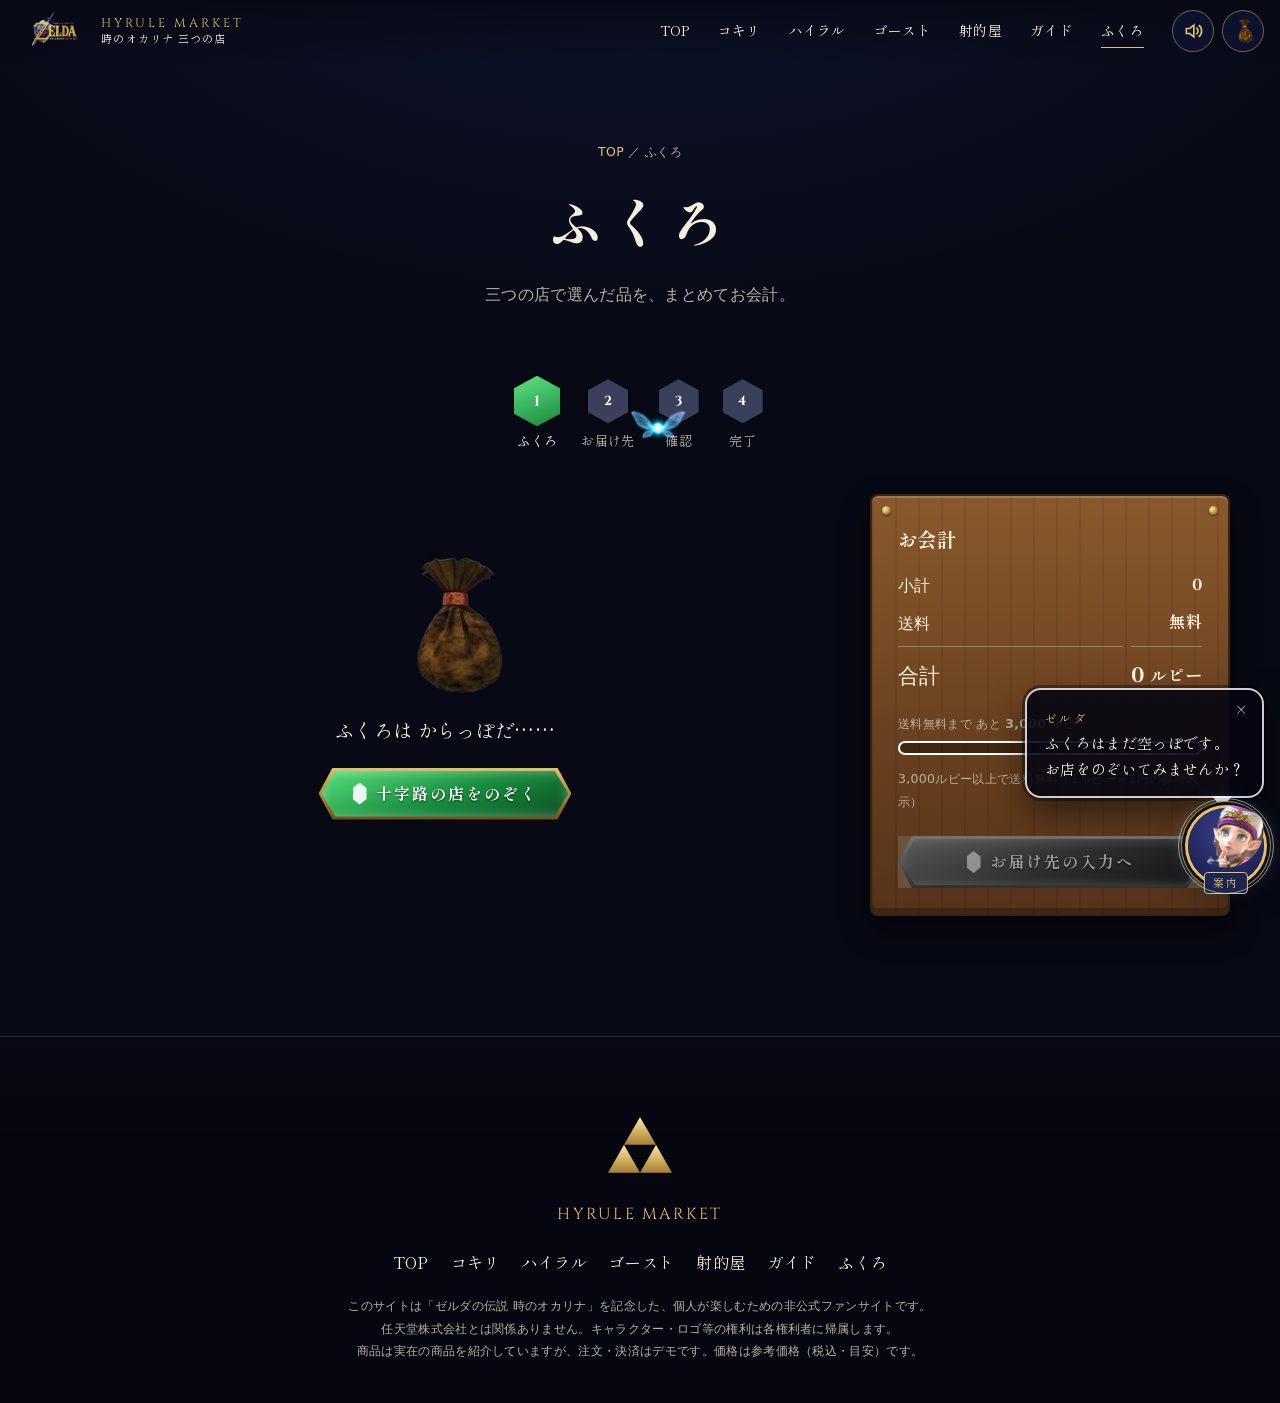
<file: hyrule-market/bag.html>
<!doctype html>
<html lang="ja">
<head>
<meta charset="utf-8">
<meta name="viewport" content="width=device-width, initial-scale=1, viewport-fit=cover">
<title>ふくろ（カート）｜HYRULE MARKET</title>
<meta name="description" content="ふくろに入れた品を確かめて、宝箱をひらいて注文完了。（デモ）">
<link rel="preconnect" href="https://fonts.googleapis.com"><link rel="preconnect" href="https://fonts.gstatic.com" crossorigin>
<link rel="stylesheet" href="https://fonts.googleapis.com/css2?family=Cinzel:wght@500;700&family=Shippori+Mincho+B1:wght@500;700;800&family=Zen+Kaku+Gothic+New:wght@400;500;700&display=swap">
<link rel="stylesheet" href="assets/css/main.css">
<link rel="stylesheet" href="assets/css/lower.css">
</head>
<body data-page="bag">
<header id="hdr"></header>
<main>
  <section class="phero">
    <p class="crumb"><a href="index.html">TOP</a> ／ ふくろ</p>
    <h1>ふくろ</h1>
    <p>三つの店で選んだ品を、まとめてお会計。</p>
  </section>
  <div class="wrap">
    <ol class="steps" id="steps"><li class="on">ふくろ</li><li>お届け先</li><li>確認</li><li>完了</li></ol>

    <!-- 1. ふくろ -->
    <div class="panel" id="p-bag">
      <div class="bagwrap">
        <div id="lines"></div>
        <aside class="plank sum" id="sum" aria-label="お会計"></aside>
      </div>
    </div>

    <!-- 2. お届け先 -->
    <div class="panel" id="p-form" hidden>
      <div class="bagwrap">
        <form id="form" novalidate>
          <div class="field"><label for="f-name">お名前</label><input id="f-name" name="name" autocomplete="name" required placeholder="リンク"></div>
          <div class="field"><label for="f-zip">郵便番号</label><input id="f-zip" name="zip" inputmode="numeric" autocomplete="postal-code" required placeholder="123-4567"></div>
          <div class="field"><label for="f-addr">住所</label><input id="f-addr" name="addr" autocomplete="street-address" required placeholder="ハイラル城下町 1-1"></div>
          <div class="field"><label for="f-mail">メールアドレス</label><input id="f-mail" name="mail" type="email" autocomplete="email" required placeholder="link@example.com"></div>
          <div class="field"><label for="f-pay">お支払い</label><select id="f-pay" name="pay"><option>ルピー払い（デモ）</option><option>代金引換（デモ）</option><option>クレジットカード（デモ）</option></select></div>
          <p class="note">※ デモのため、入力内容はどこにも送信・保存されません。</p>
          <p class="note" id="form-err" role="alert" style="color:#ff8a8a"></p>
          <div style="display:flex;gap:12px;flex-wrap:wrap">
            <button class="rbtn rbtn--ghost rbtn--sm" type="button" data-go="bag">もどる</button>
            <button class="rbtn rbtn--blue" type="submit"><span class="gem"></span>確認へすすむ</button>
          </div>
        </form>
        <aside class="plank sum" data-sum2 aria-label="お会計"></aside>
      </div>
    </div>

    <!-- 3. 確認 -->
    <div class="panel" id="p-confirm" hidden>
      <div class="bagwrap">
        <div>
          <h2 class="serif" style="margin-top:0">ご注文内容</h2>
          <ul class="confirm-list" id="clist"></ul>
          <h2 class="serif">お届け先</h2>
          <p id="caddr"></p>
          <div style="display:flex;gap:12px;flex-wrap:wrap;margin-top:24px">
            <button class="rbtn rbtn--ghost rbtn--sm" type="button" data-go="form">もどる</button>
            <button class="rbtn rbtn--red" type="button" id="order"><span class="gem"></span>宝箱をひらいて注文する</button>
          </div>
        </div>
        <aside class="plank sum" data-sum2 aria-label="お会計"></aside>
      </div>
    </div>

    <!-- 4. 完了 -->
    <div class="panel finish" id="p-done" hidden>
      <div class="chest" id="chest">
        <div class="chest__rays"></div><div class="chest__light"></div>
        <img class="chest__pop" src="assets/img/items/heart-container.webp" alt="">
        <svg viewBox="0 0 240 200" aria-hidden="true">
          <defs><linearGradient id="cw" x1="0" y1="0" x2="0" y2="1"><stop offset="0" stop-color="#7a4a22"/><stop offset="1" stop-color="#4a2a10"/></linearGradient>
          <linearGradient id="cg" x1="0" y1="0" x2="0" y2="1"><stop offset="0" stop-color="#ffe9a0"/><stop offset="1" stop-color="#a77e2c"/></linearGradient></defs>
          <g class="chest__body"><rect x="20" y="96" width="200" height="96" rx="6" fill="url(#cw)" stroke="#2b170a" stroke-width="4"/>
            <rect x="20" y="96" width="200" height="16" fill="url(#cg)"/><rect x="40" y="96" width="14" height="96" fill="#2f5bd0"/><rect x="186" y="96" width="14" height="96" fill="#2f5bd0"/>
            <rect x="104" y="104" width="32" height="36" rx="4" fill="url(#cg)" stroke="#5a3c0c" stroke-width="3"/><circle cx="120" cy="120" r="5" fill="#2b170a"/></g>
          <g class="chest__lid"><path d="M20 96V64c0-30 44-52 100-52s100 22 100 52v32z" fill="url(#cw)" stroke="#2b170a" stroke-width="4"/>
            <path d="M40 96V40M200 96V40" stroke="#2f5bd0" stroke-width="14"/><path d="M20 84h200" stroke="url(#cg)" stroke-width="14"/></g>
        </svg>
      </div>
      <h2>注文を受けつけた！</h2>
      <p class="orderno" id="orderno"></p>
      <p>品物の旅立ちを、時の神殿でお祈りしています。<br><span class="note">（これはデモです。実際の注文・発送・決済は行われません）</span></p>
      <div style="display:flex;gap:12px;justify-content:center;flex-wrap:wrap;margin-top:20px">
        <a class="rbtn" href="index.html#hub"><span class="gem"></span>十字路にもどる</a>
        <a class="rbtn rbtn--gold rbtn--sm" href="game.html">射的屋で遊ぶ</a>
      </div>
    </div>
  </div>
</main>
<footer id="ftr"></footer>
<script src="assets/js/data.js"></script>
<script src="assets/js/common.js"></script>
<script src="assets/js/navi.js"></script>
<script src="assets/js/bag.js"></script>
</body>
</html>
</file>
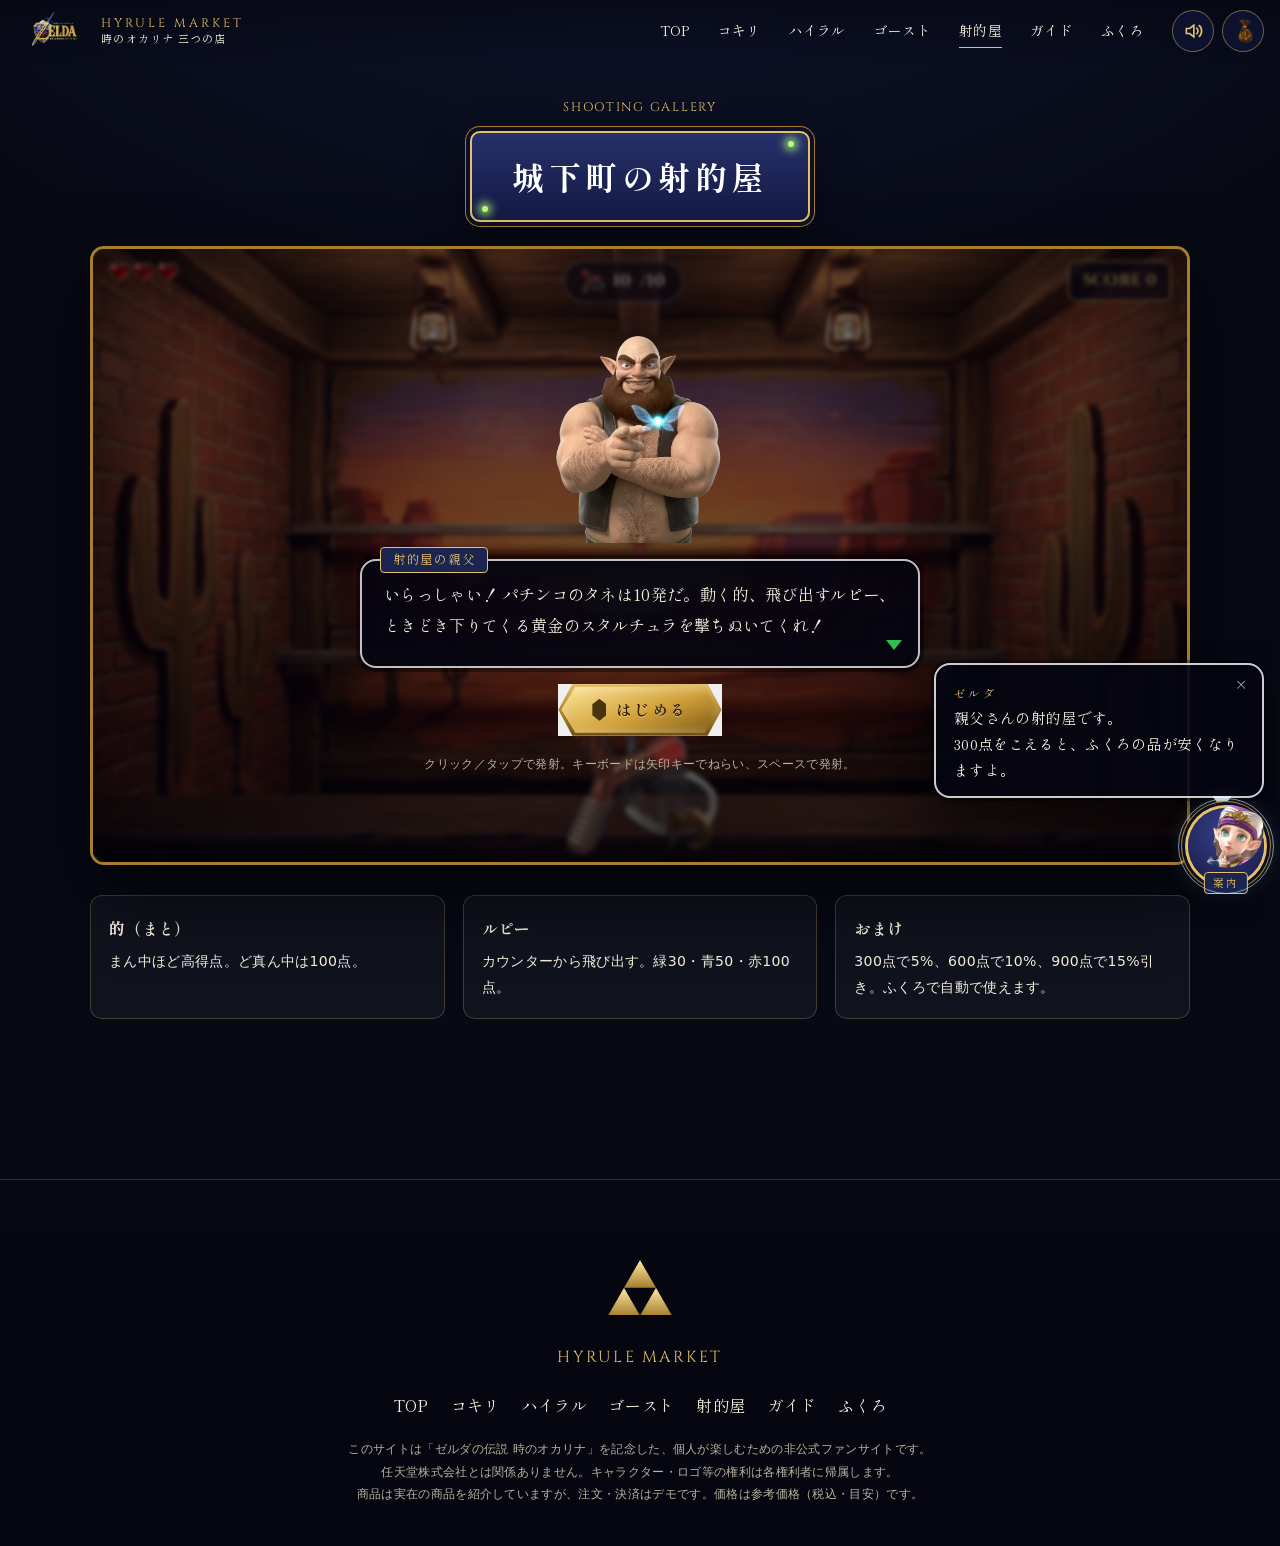
<file: hyrule-market/game.html>
<!doctype html>
<html lang="ja">
<head>
<meta charset="utf-8">
<meta name="viewport" content="width=device-width, initial-scale=1, viewport-fit=cover">
<title>城下町の射的屋｜HYRULE MARKET</title>
<meta name="description" content="パチンコのタネは10発。動く的とルピーを撃ちぬいて、ふくろで使える割引をもらおう。">
<link rel="preconnect" href="https://fonts.googleapis.com"><link rel="preconnect" href="https://fonts.gstatic.com" crossorigin>
<link rel="stylesheet" href="https://fonts.googleapis.com/css2?family=Cinzel:wght@500;700&family=Shippori+Mincho+B1:wght@500;700;800&family=Zen+Kaku+Gothic+New:wght@400;500;700&display=swap">
<link rel="stylesheet" href="assets/css/main.css">
<link rel="stylesheet" href="assets/css/lower.css">
</head>
<body data-page="game" style="--accent:#e8a040">
<header id="hdr"></header>
<main>
  <section class="gallery" aria-labelledby="g-ttl">
    <div class="sec-head" style="margin-bottom:24px"><span class="latin">SHOOTING GALLERY</span><h1 class="band" id="g-ttl">城下町の射的屋</h1></div>
    <div class="gframe" id="gframe">
      <canvas id="gc" aria-label="射的ゲームの画面。クリックかタップでパチンコのタネを撃ちます。" role="img"></canvas>
      <div class="ghud" aria-hidden="true">
        <div class="hearts"><img src="assets/img/items/heart-full.webp" alt=""><img src="assets/img/items/heart-full.webp" alt=""><img src="assets/img/items/heart-full.webp" alt=""></div>
        <div class="seeds"><img src="assets/img/items/slingshot.webp" alt=""><span id="seeds">10</span>/10</div>
        <div class="score">SCORE <span id="score">0</span></div>
      </div>
      <p class="sr" aria-live="polite" id="g-live"></p>
      <div class="goverlay" id="g-start">
        <div class="goverlay__box">
          <img src="assets/img/chara/oyaji-point.webp" alt="射的屋の親父" style="width:170px">
          <div class="dialog done"><span class="dialog__name">射的屋の親父</span><span class="dialog__text">いらっしゃい！ パチンコのタネは10発だ。動く的、飛び出すルピー、ときどき下りてくる黄金のスタルチュラを撃ちぬいてくれ！</span><i class="dialog__next"></i></div>
          <button class="rbtn rbtn--gold" type="button" id="g-go"><span class="gem"></span>はじめる</button>
          <p class="note" style="margin:0">クリック／タップで発射。キーボードは矢印キーでねらい、スペースで発射。</p>
        </div>
      </div>
      <div class="goverlay" id="g-end" hidden>
        <div class="goverlay__box">
          <img id="r-face" src="assets/img/chara/oyaji-normal.webp" alt="射的屋の親父" style="width:150px;margin-bottom:-14px">
          <h2>結果</h2>
          <div class="result-score" id="r-score">0</div>
          <p class="note" id="r-best" style="margin:0"></p>
          <div class="dialog done"><span class="dialog__name">射的屋の親父</span><span class="dialog__text" id="r-say"></span><i class="dialog__next"></i></div>
          <div style="display:flex;gap:12px;flex-wrap:wrap;justify-content:center">
            <button class="rbtn rbtn--gold" type="button" id="g-again"><span class="gem"></span>もう一回</button>
            <a class="rbtn rbtn--red rbtn--sm" href="bag.html">ふくろを見る</a>
          </div>
        </div>
      </div>
    </div>
    <div class="ginfo">
      <div><b>的（まと）</b>まん中ほど高得点。ど真ん中は100点。</div>
      <div><b>ルピー</b>カウンターから飛び出す。緑30・青50・赤100点。</div>
      <div><b>おまけ</b>300点で5%、600点で10%、900点で15%引き。ふくろで自動で使えます。</div>
    </div>
  </section>
</main>
<footer id="ftr"></footer>
<script src="assets/js/data.js"></script>
<script src="assets/js/common.js"></script>
<script src="assets/js/navi.js"></script>
<script src="assets/js/game.js"></script>
</body>
</html>
</file>
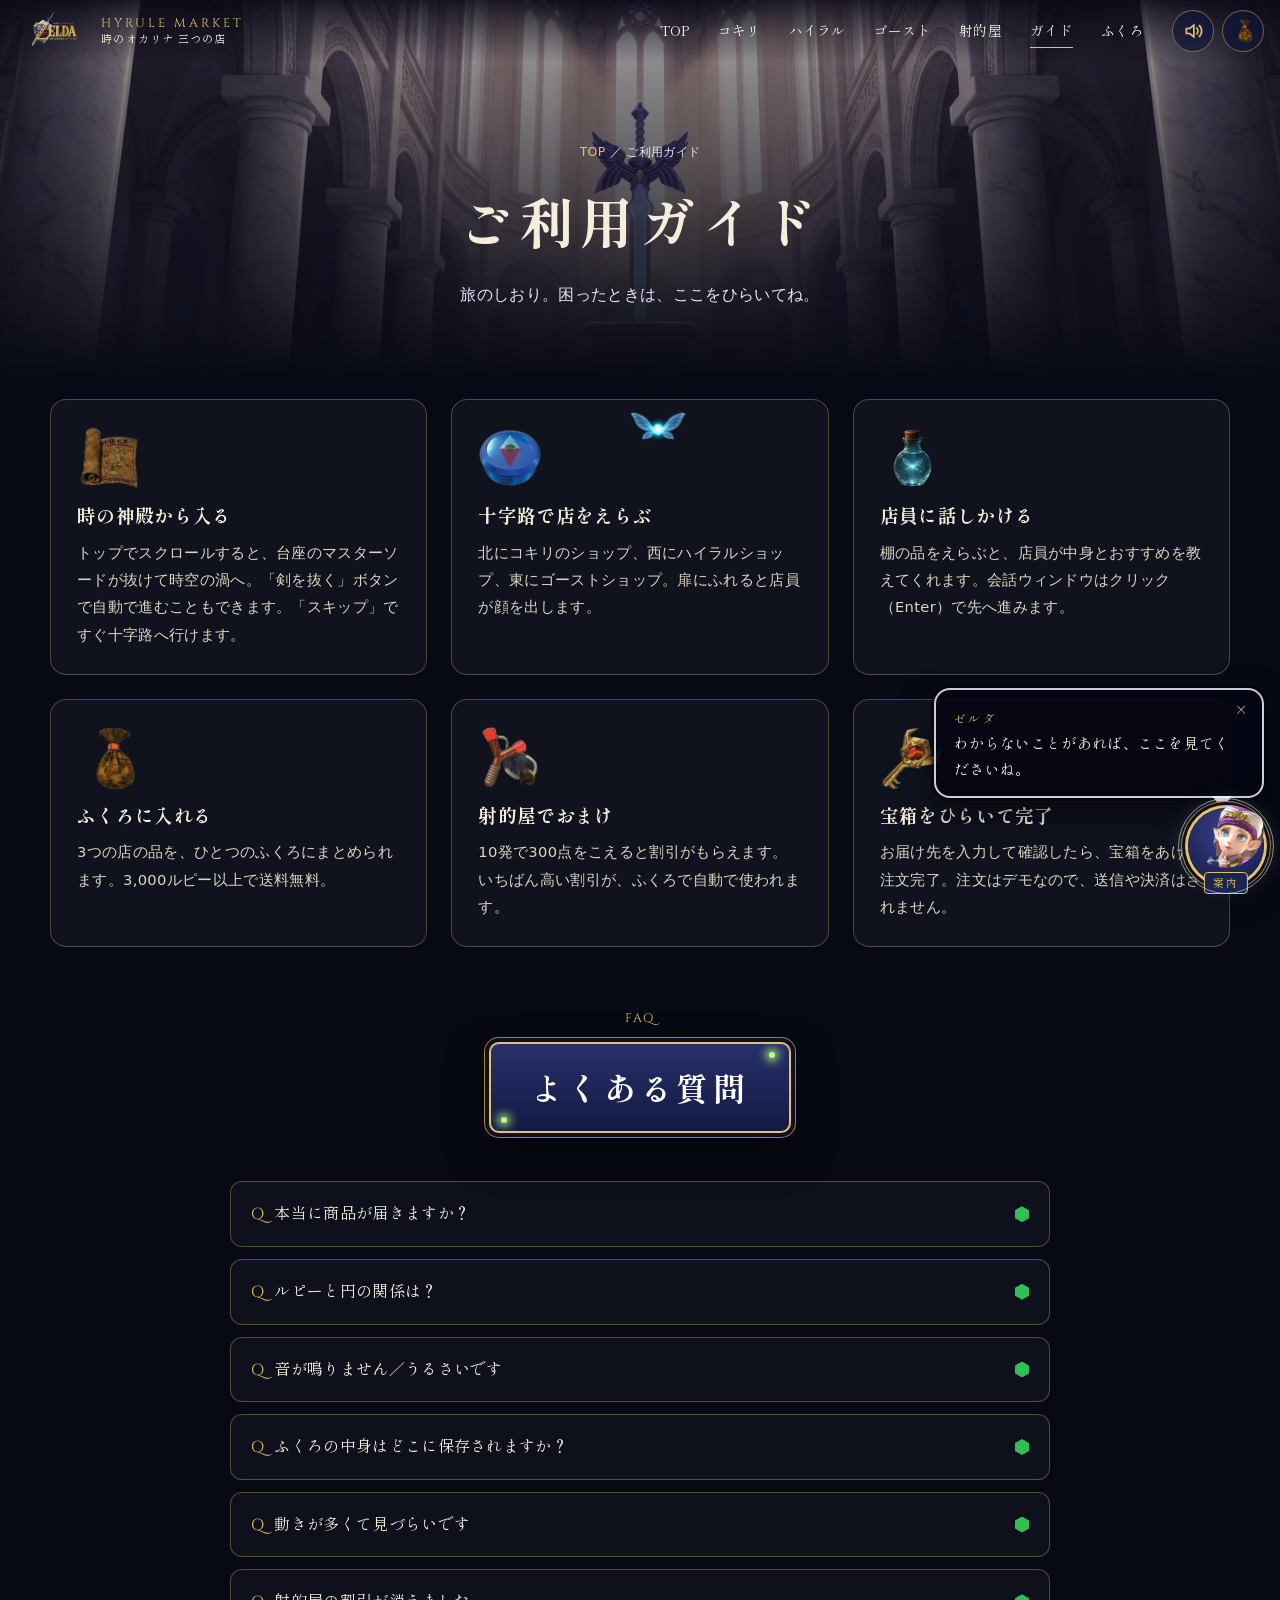
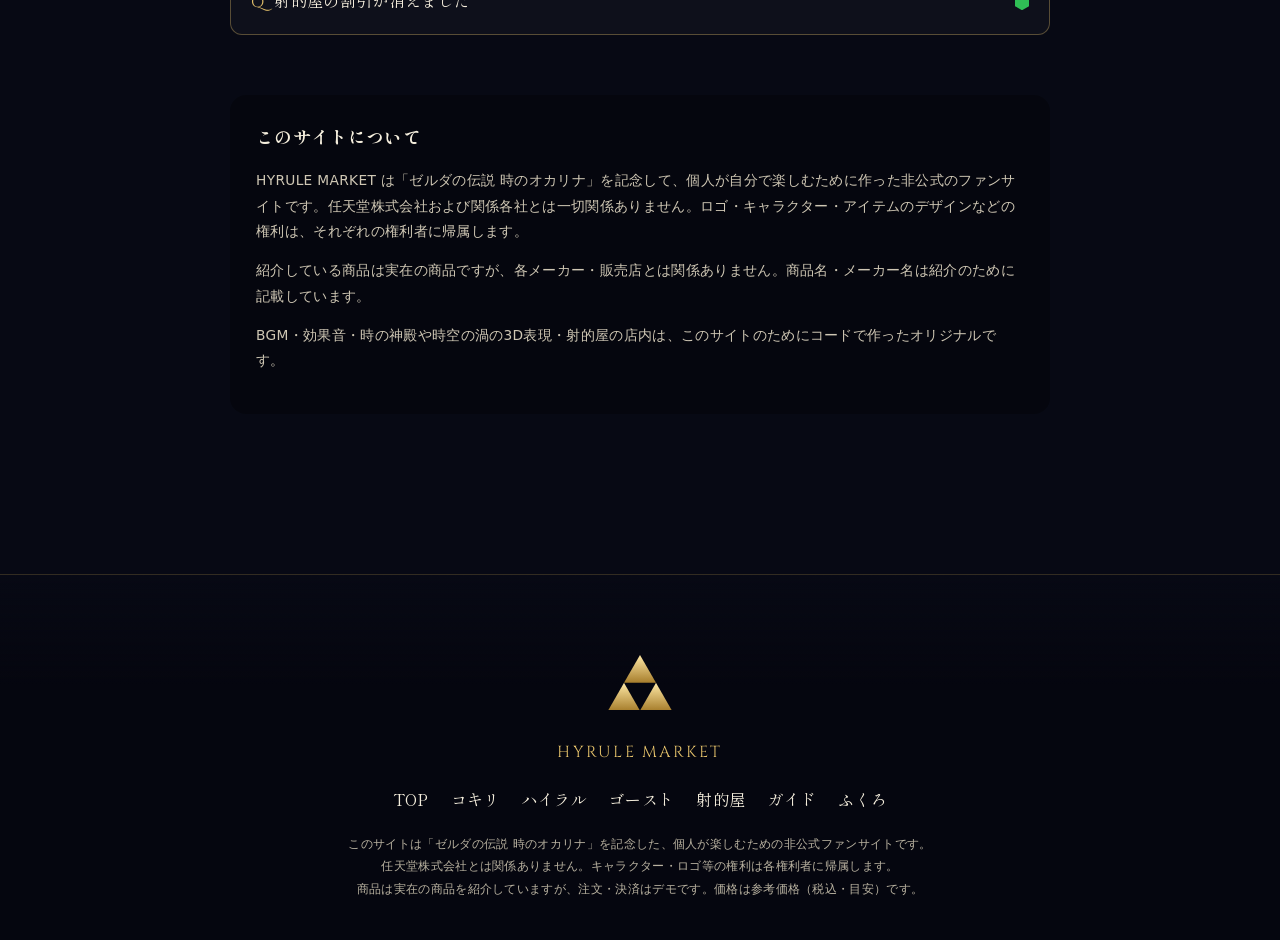
<file: hyrule-market/guide.html>
<!doctype html>
<html lang="ja">
<head>
<meta charset="utf-8">
<meta name="viewport" content="width=device-width, initial-scale=1, viewport-fit=cover">
<title>ご利用ガイド｜HYRULE MARKET</title>
<meta name="description" content="HYRULE MARKET の遊び方・買い方・よくある質問と、このサイトについて。">
<link rel="preconnect" href="https://fonts.googleapis.com"><link rel="preconnect" href="https://fonts.gstatic.com" crossorigin>
<link rel="stylesheet" href="https://fonts.googleapis.com/css2?family=Cinzel:wght@500;700&family=Shippori+Mincho+B1:wght@500;700;800&family=Zen+Kaku+Gothic+New:wght@400;500;700&display=swap">
<link rel="stylesheet" href="assets/css/main.css">
<link rel="stylesheet" href="assets/css/lower.css">
</head>
<body data-page="guide">
<header id="hdr"></header>
<main>
  <section class="phero">
    <p class="crumb"><a href="index.html">TOP</a> ／ ご利用ガイド</p>
    <h1>ご利用ガイド</h1>
    <p>旅のしおり。困ったときは、ここをひらいてね。</p>
  </section>
  <section class="guide">
    <div class="wrap">
      <div class="guide__grid">
        <div class="gbox rv-rise"><img src="assets/img/items/map.webp" alt=""><h3>時の神殿から入る</h3><p>トップでスクロールすると、台座のマスターソードが抜けて時空の渦へ。「剣を抜く」ボタンで自動で進むこともできます。「スキップ」ですぐ十字路へ行けます。</p></div>
        <div class="gbox rv-rise" style="transition-delay:.1s"><img src="assets/img/items/compass.webp" alt=""><h3>十字路で店をえらぶ</h3><p>北にコキリのショップ、西にハイラルショップ、東にゴーストショップ。扉にふれると店員が顔を出します。</p></div>
        <div class="gbox rv-rise" style="transition-delay:.2s"><img src="assets/img/goods/fairy-bottle.webp" alt=""><h3>店員に話しかける</h3><p>棚の品をえらぶと、店員が中身とおすすめを教えてくれます。会話ウィンドウはクリック（Enter）で先へ進みます。</p></div>
        <div class="gbox rv-rise"><img src="assets/img/items/sack.webp" alt=""><h3>ふくろに入れる</h3><p>3つの店の品を、ひとつのふくろにまとめられます。3,000ルピー以上で送料無料。</p></div>
        <div class="gbox rv-rise" style="transition-delay:.1s"><img src="assets/img/items/slingshot.webp" alt=""><h3>射的屋でおまけ</h3><p>10発で300点をこえると割引がもらえます。いちばん高い割引が、ふくろで自動で使われます。</p></div>
        <div class="gbox rv-rise" style="transition-delay:.2s"><img src="assets/img/items/boss-key.webp" alt=""><h3>宝箱をひらいて完了</h3><p>お届け先を入力して確認したら、宝箱をあけて注文完了。注文はデモなので、送信や決済はされません。</p></div>
      </div>

      <div class="sec-head rv"><span class="latin">FAQ</span><h2 class="band">よくある質問</h2></div>
      <div class="faq">
        <details class="rv"><summary>本当に商品が届きますか？</summary><p>届きません。このサイトの注文・決済はすべてデモです。品物はすべて実在の商品なので、気になったら商品ページの「実際の販売先をさがす」から探してみてください。</p></details>
        <details class="rv"><summary>ルピーと円の関係は？</summary><p>1ルピー＝1円として表示しています。価格は参考価格（税込・目安）で、実際の価格は販売店や時期によって変わります。</p></details>
        <details class="rv"><summary>音が鳴りません／うるさいです</summary><p>右上のスピーカーのボタンで、音のオン・オフを切りかえられます。BGMと効果音は、ブラウザの中で作っているオリジナルです。</p></details>
        <details class="rv"><summary>ふくろの中身はどこに保存されますか？</summary><p>お使いのブラウザの中（localStorage）にだけ保存されます。外部に送られることはありません。</p></details>
        <details class="rv"><summary>動きが多くて見づらいです</summary><p>端末の「視差効果を減らす（動きを減らす）」設定をオンにすると、アニメーションをひかえめにして表示します。</p></details>
        <details class="rv"><summary>射的屋の割引が消えました</summary><p>注文を完了すると、使った割引はリセットされます。もう一度射的屋で遊んで、おまけをもらってください。</p></details>
      </div>

      <div class="legal rv">
        <h2>このサイトについて</h2>
        <p>HYRULE MARKET は「ゼルダの伝説 時のオカリナ」を記念して、個人が自分で楽しむために作った非公式のファンサイトです。任天堂株式会社および関係各社とは一切関係ありません。ロゴ・キャラクター・アイテムのデザインなどの権利は、それぞれの権利者に帰属します。</p>
        <p>紹介している商品は実在の商品ですが、各メーカー・販売店とは関係ありません。商品名・メーカー名は紹介のために記載しています。</p>
        <p>BGM・効果音・時の神殿や時空の渦の3D表現・射的屋の店内は、このサイトのためにコードで作ったオリジナルです。</p>
      </div>
    </div>
  </section>
</main>
<footer id="ftr"></footer>
<script src="assets/js/data.js"></script>
<script src="assets/js/common.js"></script>
<script src="assets/js/navi.js"></script>
</body>
</html>
</file>
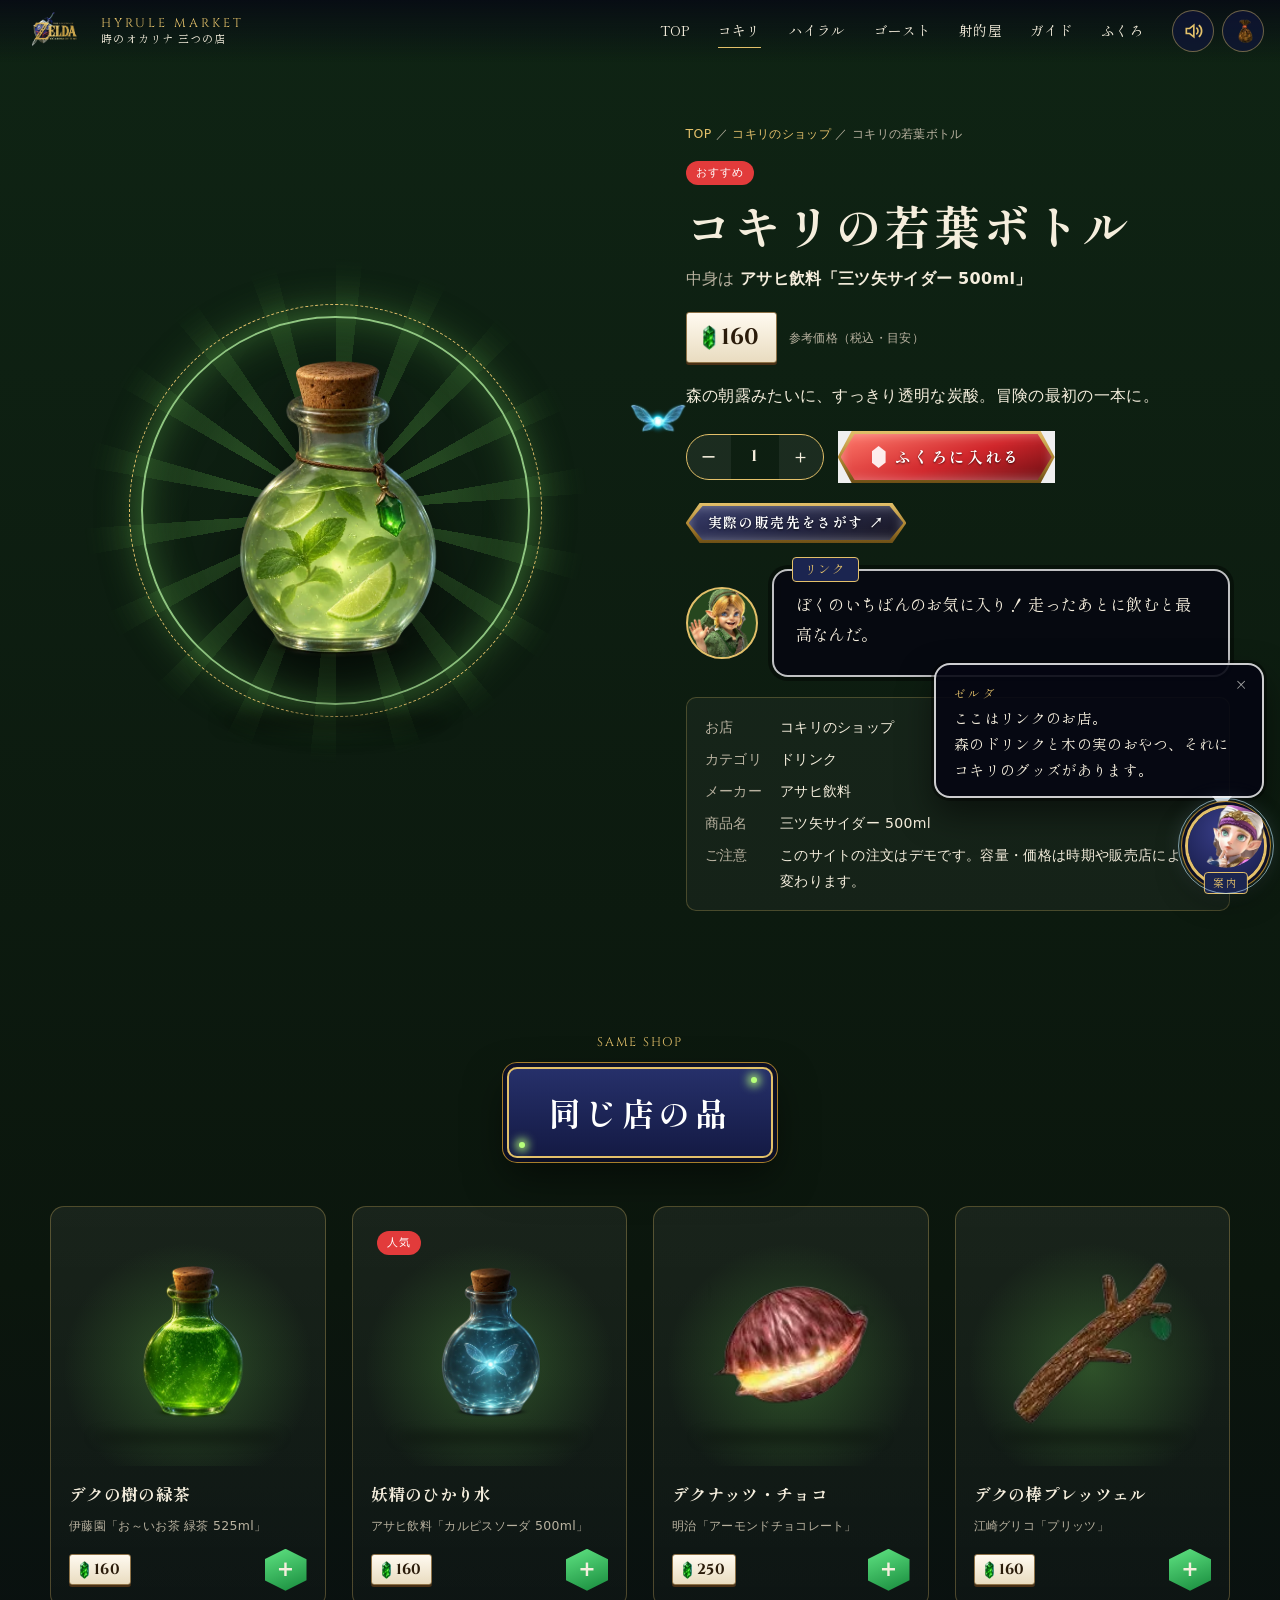
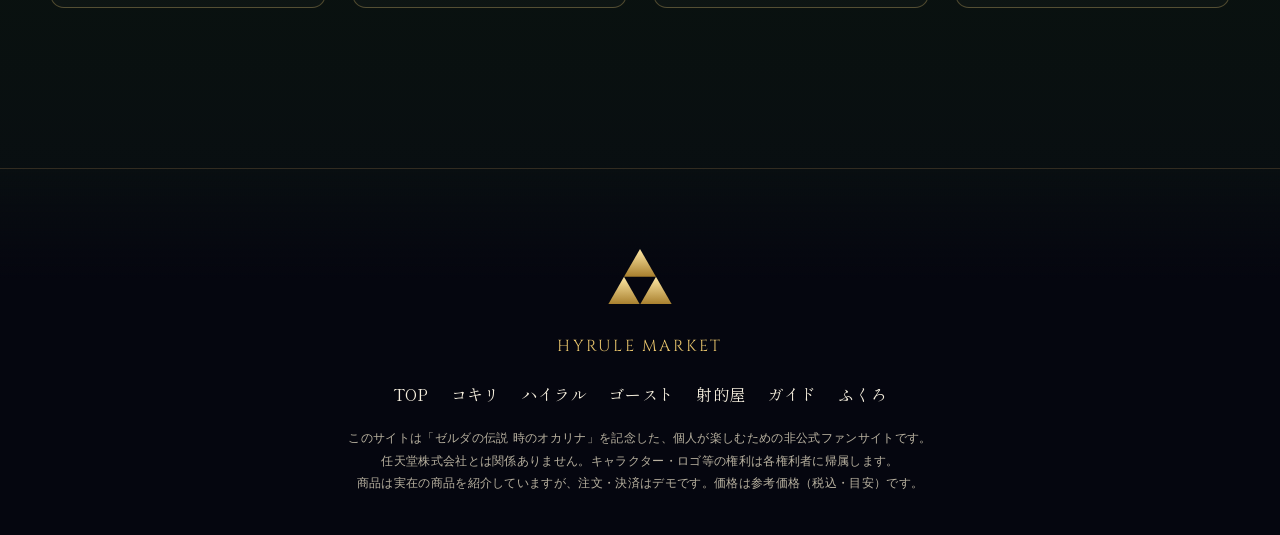
<file: hyrule-market/item.html>
<!doctype html>
<html lang="ja">
<head>
<meta charset="utf-8">
<meta name="viewport" content="width=device-width, initial-scale=1, viewport-fit=cover">
<title>商品｜HYRULE MARKET</title>
<meta name="description" content="HYRULE MARKET の商品詳細。実在のドリンク・お菓子・ギフトを、時のオカリナの世界のアイテムとして紹介します。">
<link rel="preconnect" href="https://fonts.googleapis.com"><link rel="preconnect" href="https://fonts.gstatic.com" crossorigin>
<link rel="stylesheet" href="https://fonts.googleapis.com/css2?family=Cinzel:wght@500;700&family=Shippori+Mincho+B1:wght@500;700;800&family=Zen+Kaku+Gothic+New:wght@400;500;700&display=swap">
<link rel="stylesheet" href="assets/css/main.css">
<link rel="stylesheet" href="assets/css/lower.css">
</head>
<body>
<script>(function(){var id=new URLSearchParams(location.search).get('id')||'';var m={k:'kokiri',h:'hyrule',g:'ghost'};document.body.dataset.page=m[id.charAt(0)]||'kokiri';})();</script>
<header id="hdr"></header>
<main>
  <section class="idetail">
    <div class="wrap idetail__in">
      <div class="ishow" id="ishow">
        <div class="ishow__rays"></div><div class="ishow__ring"></div><div class="ishow__shadow"></div>
        <div class="ishow__item" id="iitem" title="ドラッグで回せます"><img id="iimg" src="" alt=""></div>
      </div>
      <div class="iinfo" id="iinfo"></div>
    </div>
  </section>
  <section class="lineup" aria-labelledby="rel-ttl">
    <div class="wrap">
      <div class="sec-head rv"><span class="latin">SAME SHOP</span><h2 class="band" id="rel-ttl">同じ店の品</h2></div>
      <div class="goods" id="related"></div>
    </div>
  </section>
</main>
<footer id="ftr"></footer>
<script src="assets/js/data.js"></script>
<script src="assets/js/common.js"></script>
<script src="assets/js/navi.js"></script>
<script src="assets/js/item.js"></script>
</body>
</html>
</file>
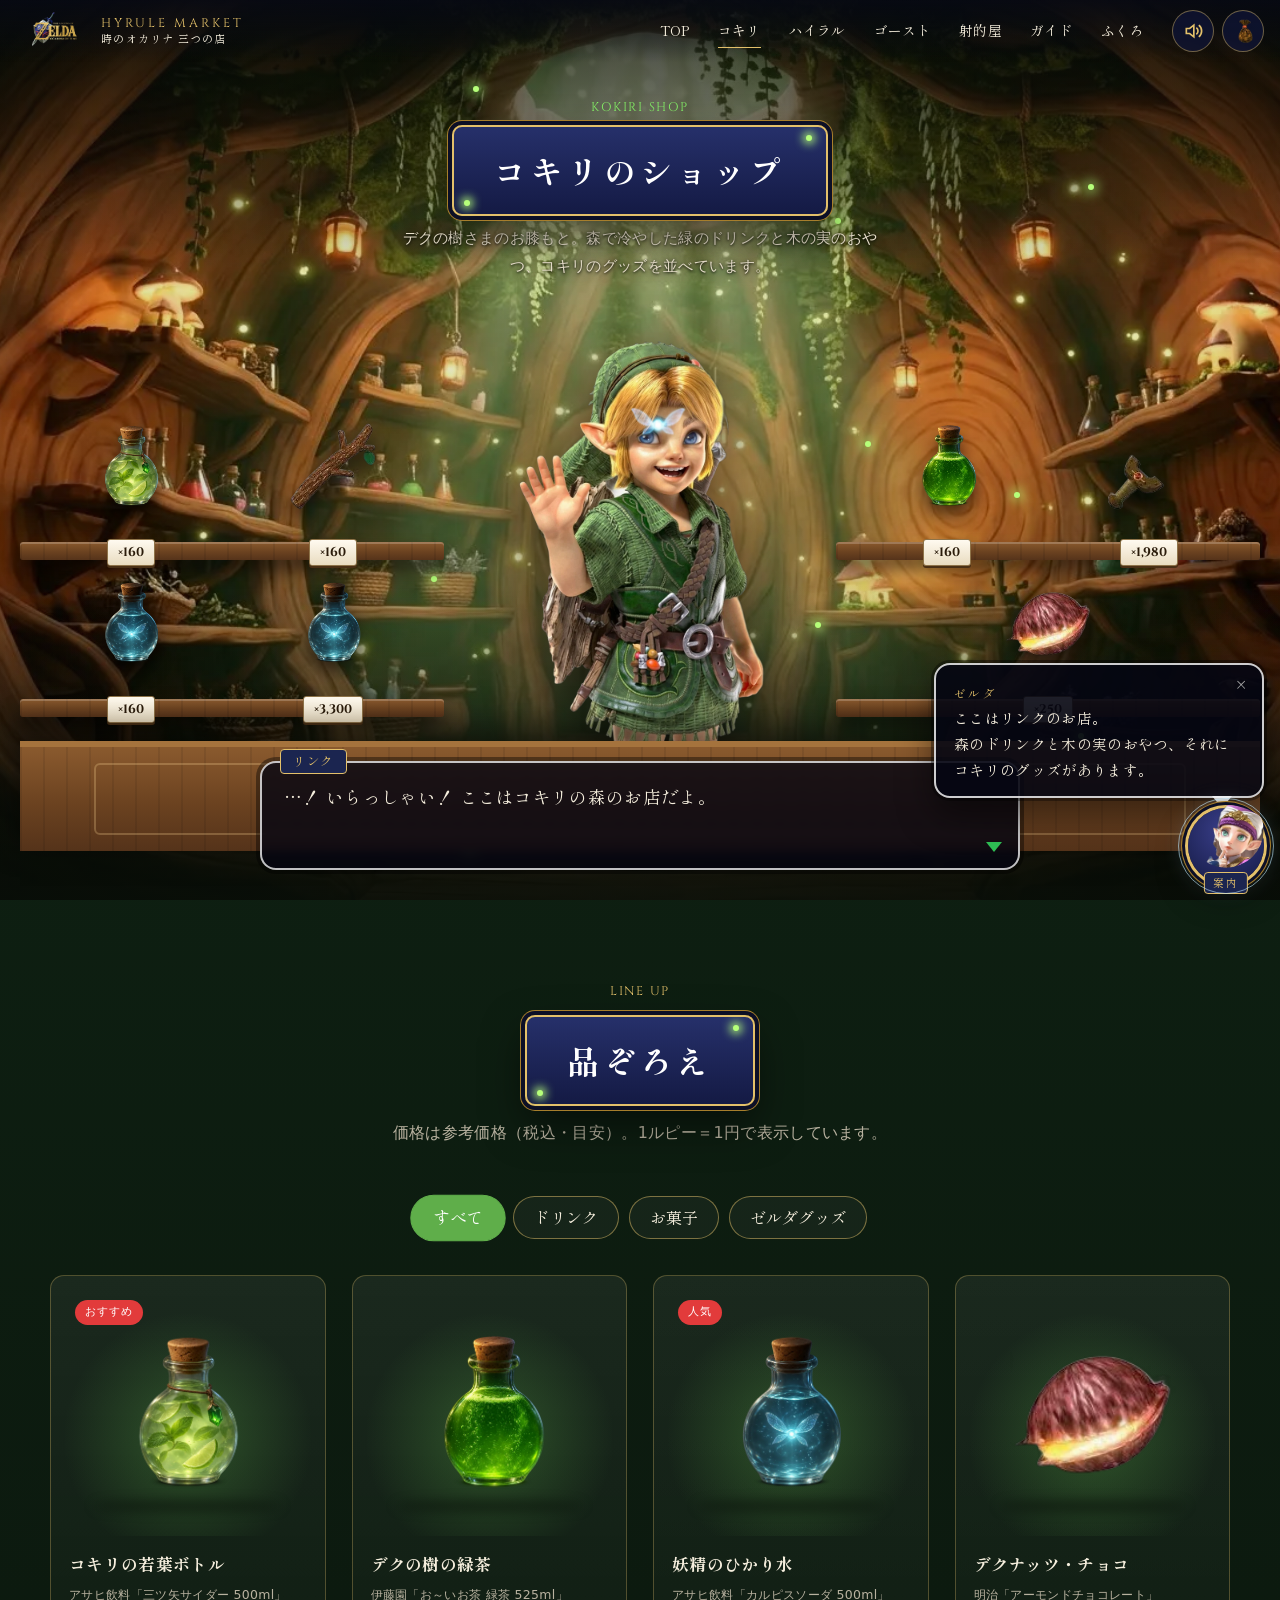
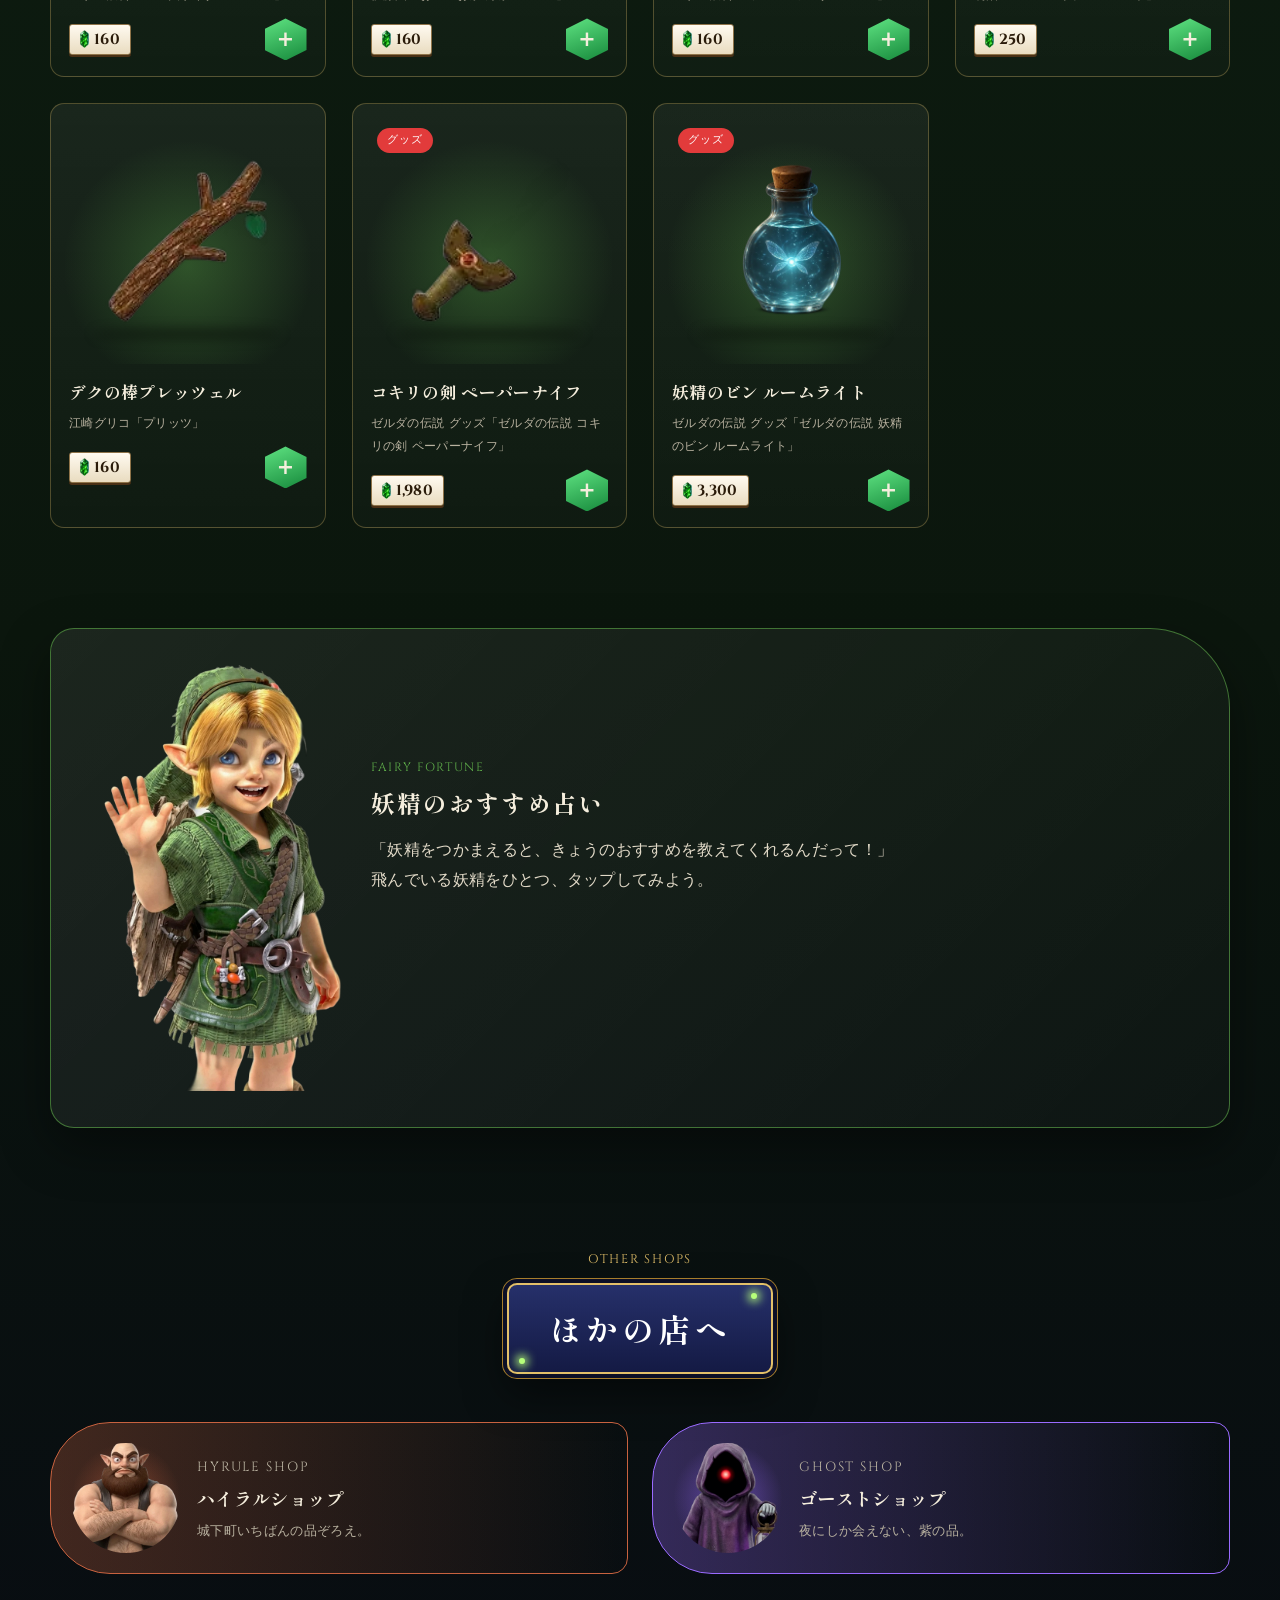
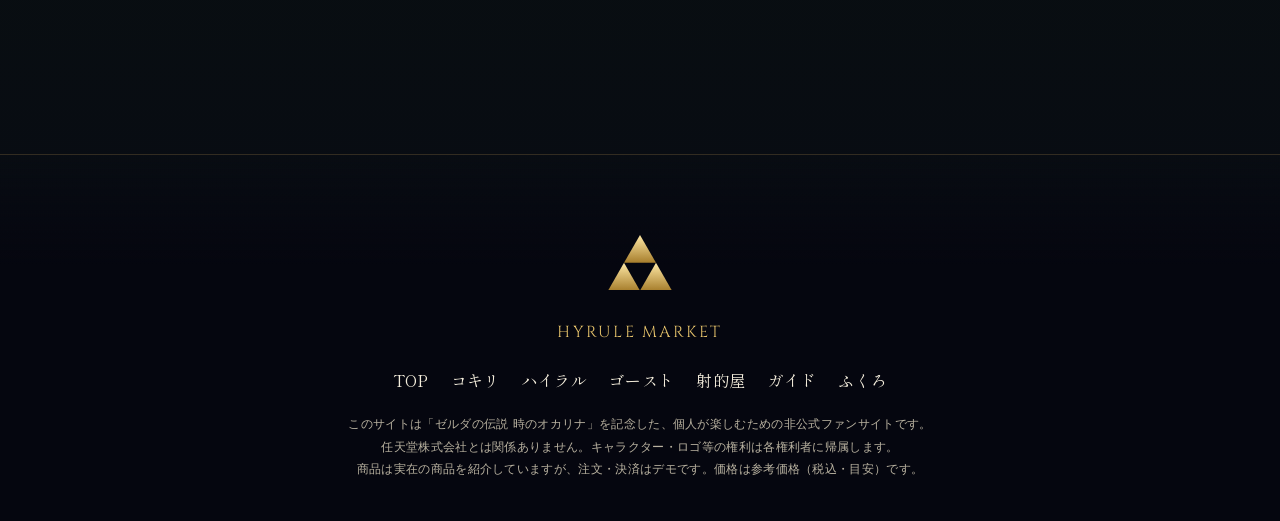
<file: hyrule-market/shop.html>
<!doctype html>
<html lang="ja">
<head>
<meta charset="utf-8">
<meta name="viewport" content="width=device-width, initial-scale=1, viewport-fit=cover">
<title>ショップ｜HYRULE MARKET</title>
<meta name="description" content="コキリのショップ、ハイラルショップ、ゴーストショップ。店員に話しかけて、実在のドリンク・お菓子・ギフトを選ぼう。">
<link rel="preconnect" href="https://fonts.googleapis.com"><link rel="preconnect" href="https://fonts.gstatic.com" crossorigin>
<link rel="stylesheet" href="https://fonts.googleapis.com/css2?family=Cinzel:wght@500;700&family=Shippori+Mincho+B1:wght@500;700;800&family=Zen+Kaku+Gothic+New:wght@400;500;700&display=swap">
<link rel="stylesheet" href="assets/css/main.css">
<link rel="stylesheet" href="assets/css/lower.css">
</head>
<body>
<script>(function(){var s=new URLSearchParams(location.search).get('s');document.body.dataset.page=['kokiri','hyrule','ghost'].indexOf(s)>-1?s:'kokiri';})();</script>
<header id="hdr"></header>
<main>
  <section class="stage" aria-labelledby="shop-ttl">
    <div class="stage__bg"></div>
    <div class="stage__fx" id="fx"></div>
    <div class="stage__head">
      <span class="latin" id="shop-en"></span>
      <h1 class="band" id="shop-ttl"></h1>
      <p id="shop-lead"></p>
    </div>
    <div class="shopfloor">
      <div class="shelf shelf--l" id="shelf-l"></div>
      <div class="clerk" id="clerk"></div>
      <div class="shelf shelf--r" id="shelf-r"></div>
      <div class="counter" aria-hidden="true"></div>
    </div>
    <div class="talkbox">
      <div class="dialog" id="talk" aria-live="polite"><span class="dialog__name" id="talk-name"></span><span class="dialog__text"></span><i class="dialog__next"></i></div>
      <div class="talkbox__acts" id="acts" hidden></div>
    </div>
  </section>

  <section class="lineup" aria-labelledby="lineup-ttl">
    <div class="wrap">
      <div class="sec-head rv"><span class="latin">LINE UP</span><h2 class="band" id="lineup-ttl">品ぞろえ</h2><p>価格は参考価格（税込・目安）。1ルピー＝1円で表示しています。</p></div>
      <div class="tabs" role="group" aria-label="カテゴリで絞り込む">
        <button type="button" data-cat="all" aria-pressed="true">すべて</button>
        <button type="button" data-cat="drink" aria-pressed="false">ドリンク</button>
        <button type="button" data-cat="sweets" aria-pressed="false">お菓子</button>
        <button type="button" data-cat="goods" aria-pressed="false">ゼルダグッズ</button>
      </div>
      <div class="goods" id="lineup"></div>
    </div>
  </section>

  <section class="mini" id="mini" aria-label="ミニ体験"><div class="wrap"></div></section>

  <section class="others" aria-labelledby="others-ttl">
    <div class="wrap">
      <div class="sec-head rv"><span class="latin">OTHER SHOPS</span><h2 class="band" id="others-ttl">ほかの店へ</h2></div>
      <div class="others__grid" id="others"></div>
    </div>
  </section>
</main>
<footer id="ftr"></footer>
<script src="assets/js/data.js"></script>
<script src="assets/js/common.js"></script>
<script src="assets/js/navi.js"></script>
<script src="assets/js/shop.js"></script>
</body>
</html>
</file>
<file: hyrule-market/assets/css/main.css>
/* =========================================================
   HYRULE MARKET — 共通デザインシステム
   ========================================================= */
:root{
  --night:#070914; --night-2:#0f1430; --navy:#1b2550; --navy-2:#27336b;
  --gold:#e3c06a; --gold-2:#a77e2c; --gold-3:#6d4f16;
  --parch:#f2e4c0; --parch-2:#d9c393; --ink:#2b1d0c;
  --text:#f5eedd; --muted:#b9b2a0;
  --kokiri:#5fae4a; --hyrule:#c8623f; --ghost:#9a6bff;
  --firefly:#b6ff7a; --fairy:#bfe9ff;
  --accent: var(--gold); --deep:#11163a;
  --r-green:#2fbf55; --r-blue:#2f6bff; --r-red:#e23b3b;
  --serif:"Shippori Mincho B1","Hiragino Mincho ProN",serif;
  --latin:"Cinzel","Shippori Mincho B1",serif;
  --sans:"Zen Kaku Gothic New",system-ui,sans-serif;
  --wood:repeating-linear-gradient(90deg,rgba(0,0,0,.08) 0 2px,transparent 2px 23px),
         linear-gradient(180deg,#8a5a2e,#6b4220 55%,#55331a);
  --ease-pop:cubic-bezier(.3,1.6,.5,1);
}
*{box-sizing:border-box}
html{scroll-behavior:smooth;-webkit-text-size-adjust:100%}
body{margin:0;background:var(--night);color:var(--text);font-family:var(--sans);line-height:1.85;letter-spacing:.02em;overflow-x:hidden;
  background-image:radial-gradient(1200px 700px at 50% -10%,rgba(80,110,255,.12),transparent 70%)}
img{max-width:100%;height:auto;display:block}
a{color:inherit}
button{font:inherit;color:inherit}
:focus-visible{outline:2px solid var(--gold);outline-offset:3px}
.sr{position:absolute;width:1px;height:1px;overflow:hidden;clip:rect(0 0 0 0);white-space:nowrap}
.wrap{width:min(1180px,100% - 32px);margin-inline:auto}
.latin{font-family:var(--latin);letter-spacing:.14em}
.serif{font-family:var(--serif)}

/* ---------- ヘッダー ---------- */
.hdr{position:fixed;inset:0 0 auto;z-index:60;display:flex;align-items:center;gap:16px;padding:10px max(16px,env(safe-area-inset-left));
  background:linear-gradient(180deg,rgba(7,9,20,.85),rgba(7,9,20,0));transition:background .4s,transform .4s}
.hdr.solid{background:rgba(7,9,20,.86);backdrop-filter:blur(8px);box-shadow:0 1px 0 rgba(227,192,106,.25)}
.hdr__logo{display:flex;align-items:center;gap:10px;text-decoration:none}
.hdr__logo img{height:38px;width:auto}
.hdr__logo span{font-family:var(--latin);font-size:.78rem;letter-spacing:.24em;color:var(--gold);line-height:1.2}
.hdr__logo small{display:block;font-family:var(--serif);letter-spacing:.1em;color:var(--text);font-size:.68rem}
.hdr__nav{display:flex;gap:4px;margin-left:auto}
.hdr__nav a{text-decoration:none;font-family:var(--serif);font-size:.86rem;padding:6px 12px;border-radius:6px;position:relative}
.hdr__nav a::after{content:"";position:absolute;left:12px;right:12px;bottom:2px;height:1px;background:var(--gold);transform:scaleX(0);transition:transform .3s}
.hdr__nav a:hover::after,.hdr__nav a[aria-current]::after{transform:scaleX(1)}
.hdr__tools{display:flex;gap:8px;align-items:center}
.icon-btn{width:42px;height:42px;display:grid;place-items:center;border-radius:50%;border:1px solid rgba(227,192,106,.45);background:rgba(17,22,58,.7);cursor:pointer;position:relative;text-decoration:none}
.icon-btn:hover{background:var(--navy-2)}
.icon-btn img{width:24px;height:24px;object-fit:contain}
.bag-count{position:absolute;top:-4px;right:-4px;min-width:20px;height:20px;padding:0 5px;border-radius:10px;background:var(--r-red);color:#fff;font-size:.7rem;display:grid;place-items:center;font-weight:700;border:1px solid #fff3}
.bag-count:empty{display:none}
.bag-count.bump{animation:bump .5s var(--ease-pop)}
@keyframes bump{40%{transform:scale(1.6)}}
.hdr__burger{display:none}
@media (max-width:860px){
  .hdr__nav{position:fixed;inset:0;flex-direction:column;justify-content:center;align-items:center;gap:14px;background:rgba(7,9,20,.96);
    transform:translateY(-100%);visibility:hidden;transition:transform .5s cubic-bezier(.7,0,.2,1),visibility 0s .5s;margin:0}
  .hdr__nav.open{transform:none;visibility:visible;transition:transform .5s cubic-bezier(.7,0,.2,1)}
  .hdr__nav a{font-size:1.2rem}
  .hdr__burger{display:grid;margin-left:auto;z-index:2}
  .hdr__tools{z-index:2}
}

/* ---------- ルピーボタン（六角形） ---------- */
.rbtn{--c1:#55e07c;--c2:#178a3c;--c3:#0b4f22;position:relative;display:inline-flex;align-items:center;justify-content:center;gap:.6em;
  min-height:52px;padding:0 34px;border:0;cursor:pointer;text-decoration:none;font-family:var(--serif);font-weight:700;letter-spacing:.12em;color:#fff;
  text-shadow:0 1px 2px rgba(0,0,0,.6);isolation:isolate;transition:transform .25s var(--ease-pop),filter .25s}
.rbtn::before,.rbtn::after{content:"";position:absolute;z-index:-1;clip-path:polygon(14px 0,calc(100% - 14px) 0,100% 50%,calc(100% - 14px) 100%,14px 100%,0 50%)}
.rbtn::before{inset:0;background:linear-gradient(180deg,var(--gold),var(--gold-2) 60%,var(--gold-3))}
.rbtn::after{inset:3px;background:linear-gradient(160deg,var(--c1),var(--c2) 55%,var(--c3));
  background-size:100% 100%;box-shadow:inset 0 0 12px rgba(255,255,255,.4)}
.rbtn .shine{position:absolute;inset:3px;z-index:-1;overflow:hidden;clip-path:polygon(14px 0,calc(100% - 14px) 0,100% 50%,calc(100% - 14px) 100%,14px 100%,0 50%)}
.rbtn .shine::before{content:"";position:absolute;top:0;bottom:0;width:40%;left:-60%;background:linear-gradient(100deg,transparent,rgba(255,255,255,.55),transparent);transform:skewX(-20deg);transition:left .6s}
.rbtn:hover{transform:translateY(-3px);filter:brightness(1.12)}
.rbtn:hover .shine::before{left:120%}
.rbtn:active{transform:translateY(1px) scale(.97)}
.rbtn--blue{--c1:#6fa0ff;--c2:#2350d8;--c3:#0f2770}
.rbtn--red{--c1:#ff7a6b;--c2:#d0262b;--c3:#6b0d12}
.rbtn--purple{--c1:#c59bff;--c2:#7a3fe0;--c3:#3a1477}
.rbtn--gold{--c1:#ffe79a;--c2:#d0a039;--c3:#7a5612;color:#3a2606;text-shadow:0 1px 0 rgba(255,255,255,.4)}
.rbtn--ghost{--c1:rgba(40,50,110,.9);--c2:rgba(20,26,66,.9);--c3:rgba(10,12,34,.9)}
.rbtn--sm{min-height:40px;padding:0 22px;font-size:.86rem}
.rbtn[disabled]{filter:grayscale(1) brightness(.6);cursor:not-allowed;transform:none}
.rbtn .gem{width:14px;height:22px;background:currentColor;clip-path:polygon(50% 0,100% 25%,100% 75%,50% 100%,0 75%,0 25%);opacity:.9}

/* ---------- 見出し帯（紺＋金縁＋ホタル） ---------- */
.band{position:relative;display:inline-flex;align-items:center;gap:14px;padding:14px 40px;margin:0;
  background:linear-gradient(180deg,#26306a,#141a44);border:2px solid var(--gold);border-radius:10px;
  box-shadow:0 0 0 4px #0c0f26,0 0 0 5px var(--gold-2),0 18px 40px rgba(0,0,0,.5);font-family:var(--serif);font-size:clamp(1.3rem,1rem + 1.4vw,2rem);letter-spacing:.14em;color:#fff}
.band::before,.band::after{content:"";position:absolute;width:6px;height:6px;border-radius:50%;background:var(--firefly);box-shadow:0 0 10px 3px var(--firefly);animation:firefly 4s ease-in-out infinite}
.band::before{left:10px;bottom:8px}
.band::after{right:14px;top:8px;animation-delay:-2s}
@keyframes firefly{0%,100%{opacity:.2;transform:translate(0,0)}50%{opacity:1;transform:translate(6px,-8px)}}
.sec-head{display:grid;justify-items:center;gap:12px;text-align:center;margin-bottom:48px}
.sec-head .latin{font-size:.78rem;color:var(--gold)}
.sec-head p{margin:0;color:var(--muted);max-width:36em}

/* ---------- 木の板カード ---------- */
.plank{position:relative;background:var(--wood);border-radius:8px;border:2px solid #3b230f;box-shadow:inset 0 2px 0 rgba(255,255,255,.18),inset 0 -6px 0 rgba(0,0,0,.25),0 14px 30px rgba(0,0,0,.45);color:#fff3dc}
.plank::before,.plank::after{content:"";position:absolute;top:10px;width:9px;height:9px;border-radius:50%;background:radial-gradient(circle at 35% 35%,#fff3b8,var(--gold-2) 60%,#3b2a08);box-shadow:0 1px 2px #0008}
.plank::before{left:10px}.plank::after{right:10px}

/* 値札プレート ×160 */
.plate{display:inline-flex;align-items:center;gap:4px;background:linear-gradient(180deg,#fffaf0,#e9dcc0);color:#2a1b0a;border:1px solid #8e7349;border-radius:3px;padding:1px 10px;font-family:var(--latin);font-weight:700;font-size:.92rem;box-shadow:0 2px 0 #4a3015}
.plate i{font-style:normal;font-size:.75em;opacity:.7}
.price{display:inline-flex;align-items:center;gap:6px;font-family:var(--latin);font-weight:700}
.price img{width:12px;height:auto}

/* ---------- 会話ウィンドウ ---------- */
.dialog{position:relative;background:rgba(5,6,18,.82);border:2px solid rgba(255,255,255,.75);border-radius:16px;padding:18px 22px 26px;
  box-shadow:0 0 0 4px rgba(0,0,0,.4);font-family:var(--serif);font-size:1.02rem;min-height:5.4em;backdrop-filter:blur(4px)}
.dialog__name{position:absolute;top:-14px;left:18px;background:var(--navy);border:1px solid var(--gold);color:var(--gold);font-size:.78rem;padding:0 12px;border-radius:4px;letter-spacing:.14em}
.dialog__next{position:absolute;right:16px;bottom:8px;width:0;height:0;border:8px solid transparent;border-top:10px solid var(--r-green);animation:blink 1s steps(2) infinite}
.dialog.done .dialog__next{display:block}
.dialog:not(.done) .dialog__next{display:none}
.dialog em{font-style:normal;color:#ff6a6a}
@keyframes blink{50%{opacity:0}}

/* ---------- ページ遷移（時空の渦） ---------- */
.warp{position:fixed;inset:0;z-index:200;pointer-events:none;display:grid;place-items:center;overflow:hidden}
.warp__swirl{width:220vmax;height:220vmax;border-radius:50%;flex:none;
  background:conic-gradient(from 0deg,#0a0f3a,#3d6bff,#bfe9ff,#e3c06a,#3d6bff,#0a0f3a,#5a2fb0,#bfe9ff,#0a0f3a);
  -webkit-mask:radial-gradient(circle,transparent 0,#000 2%);mask:radial-gradient(circle,transparent 0,#000 2%);
  transform:scale(0) rotate(0);filter:blur(2px)}
.warp.in .warp__swirl{animation:warpIn .7s cubic-bezier(.6,0,.4,1) forwards}
.warp.out .warp__swirl{animation:warpOut .8s cubic-bezier(.6,0,.4,1) forwards}
@keyframes warpIn{from{transform:scale(0) rotate(0)}to{transform:scale(1) rotate(540deg)}}
@keyframes warpOut{from{transform:scale(1) rotate(540deg);opacity:1}to{transform:scale(0) rotate(1080deg);opacity:1}}

/* ---------- 妖精カーソル ---------- */
.fairy{position:fixed;left:0;top:0;width:58px;height:58px;z-index:150;pointer-events:none;mix-blend-mode:screen;transform:translate(-100px,-100px)}
.fairy img{width:100%;height:100%;animation:flap .18s ease-in-out infinite alternate}
@keyframes flap{to{transform:scaleX(.82)}}
.spark{position:fixed;width:6px;height:6px;border-radius:50%;background:#dff4ff;box-shadow:0 0 8px 2px #8fd3ff;pointer-events:none;z-index:149;animation:spark .8s ease-out forwards}
@keyframes spark{to{opacity:0;transform:translate(var(--dx),var(--dy)) scale(.2)}}
@media (hover:none){.fairy,.spark{display:none}}

/* ---------- アイテム入手トースト ---------- */
.get{position:fixed;inset:0;z-index:180;display:grid;place-items:center;pointer-events:none}
.get__box{display:grid;justify-items:center;gap:16px;opacity:0}
.get__item{width:140px;height:140px;object-fit:contain;filter:drop-shadow(0 0 30px rgba(255,240,180,.9))}
.get__rays{position:absolute;width:420px;height:420px;border-radius:50%;background:repeating-conic-gradient(rgba(255,240,180,.35) 0 8deg,transparent 8deg 22deg);
  -webkit-mask:radial-gradient(circle,#000 20%,transparent 68%);mask:radial-gradient(circle,#000 20%,transparent 68%);animation:spin 8s linear infinite;opacity:0}
.get.show .get__box{animation:getUp 2.2s var(--ease-pop) forwards}
.get.show .get__rays{animation:spin 8s linear infinite,fadeio 2.2s forwards}
.get .dialog{min-height:0;padding:12px 22px;font-size:.98rem;white-space:nowrap}
@keyframes getUp{0%{opacity:0;transform:translateY(60px) scale(.4)}20%{opacity:1;transform:translateY(0) scale(1.08)}30%{transform:scale(1)}85%{opacity:1}100%{opacity:0;transform:translateY(-30px)}}
@keyframes fadeio{0%,100%{opacity:0}20%,80%{opacity:1}}
@keyframes spin{to{transform:rotate(360deg)}}

/* ---------- 浮遊・出現 ---------- */
.float{animation:float 5s ease-in-out infinite}
.float.d1{animation-delay:-1.3s}.float.d2{animation-delay:-2.6s}.float.d3{animation-delay:-3.9s}
@keyframes float{0%,100%{transform:translateY(0) rotate(-2deg)}50%{transform:translateY(-14px) rotate(2deg)}}
.rv{opacity:0;transform:translateY(40px);transition:opacity .9s,transform 1s var(--ease-pop)}
.rv.in{opacity:1;transform:none}
.rv-rise{opacity:0;transform:translateY(80px) rotate(-8deg) scale(.8);transition:opacity .8s,transform 1.1s var(--ease-pop)}
.rv-rise.in{opacity:1;transform:none}

/* ---------- 商品カード ---------- */
.goods{display:grid;grid-template-columns:repeat(auto-fill,minmax(min(100%,230px),1fr));gap:26px}
.gcard{position:relative;display:grid;grid-template-rows:auto 1fr;text-decoration:none;color:inherit;border-radius:14px;padding:14px;
  background:linear-gradient(180deg,rgba(255,255,255,.06),rgba(255,255,255,.02));border:1px solid rgba(227,192,106,.3);
  transition:transform .4s var(--ease-pop),border-color .3s,box-shadow .3s;isolation:isolate}
.gcard:hover{transform:translateY(-8px);border-color:var(--gold);box-shadow:0 20px 40px rgba(0,0,0,.4),0 0 30px color-mix(in srgb,var(--accent) 40%,transparent)}
.gcard__stage{position:relative;aspect-ratio:1;display:grid;place-items:center;border-radius:10px;overflow:hidden;
  background:radial-gradient(circle at 50% 60%,color-mix(in srgb,var(--accent) 35%,transparent),transparent 65%)}
.gcard__stage::after{content:"";position:absolute;left:12%;right:12%;bottom:10%;height:10px;border-radius:50%;background:rgba(0,0,0,.45);filter:blur(6px);transition:transform .4s}
.gcard__stage img{width:68%;height:68%;object-fit:contain;position:relative;z-index:1;animation:float 5s ease-in-out infinite;transition:transform .5s var(--ease-pop)}
.gcard:hover .gcard__stage img{transform:translateY(-12px) rotateY(360deg) scale(1.08);transition:transform 1s var(--ease-pop)}
.gcard:hover .gcard__stage::after{transform:scale(.7)}
.gcard__tag{position:absolute;z-index:2;top:10px;left:10px;font-size:.7rem;padding:2px 10px;border-radius:999px;background:var(--r-red);color:#fff;letter-spacing:.1em}
.gcard__body{display:grid;gap:4px;padding:12px 4px 2px;align-content:start}
.gcard__name{font-family:var(--serif);font-weight:700;font-size:1.06rem;margin:0}
.gcard__real{font-size:.78rem;color:var(--muted);margin:0}
.gcard__foot{display:flex;align-items:center;justify-content:space-between;margin-top:8px}
.gcard__add{width:42px;height:42px;border:0;cursor:pointer;background:none;position:relative;z-index:3}
.gcard__add::before{content:"";position:absolute;inset:0;clip-path:polygon(50% 0,100% 25%,100% 75%,50% 100%,0 75%,0 25%);background:linear-gradient(160deg,#5fe382,#178a3c);transition:transform .3s var(--ease-pop)}
.gcard__add span{position:relative;font-size:1.3rem;font-weight:700}
.gcard__add:hover::before{transform:rotate(30deg) scale(1.1)}

/* ---------- フッター ---------- */
.ftr{position:relative;margin-top:120px;padding:80px 0 40px;background:linear-gradient(180deg,transparent,#05060f 30%);border-top:1px solid rgba(227,192,106,.2);text-align:center}
.ftr__tri{width:64px;margin:0 auto 18px}
.ftr nav{display:flex;flex-wrap:wrap;justify-content:center;gap:6px 22px;margin:18px 0}
.ftr nav a{text-decoration:none;font-family:var(--serif)}
.ftr small{display:block;color:var(--muted);font-size:.74rem;line-height:1.9}

/* ---------- 共通の下層ページヒーロー ---------- */
.phero{position:relative;padding:140px 0 70px;text-align:center;overflow:hidden}
.phero h1{font-family:var(--serif);font-size:clamp(2rem,1.4rem + 2.6vw,3.4rem);margin:8px 0;letter-spacing:.12em}
.phero p{color:var(--muted);margin:0}
.crumb{font-size:.78rem;color:var(--muted)}
.crumb a{color:var(--gold);text-decoration:none}

/* ---------- フォーム ---------- */
.field{display:grid;gap:6px;margin-bottom:16px}
.field label{font-family:var(--serif);font-size:.9rem}
.field input,.field select,.field textarea{width:100%;padding:12px 14px;border-radius:8px;border:1px solid rgba(227,192,106,.45);background:rgba(7,9,20,.7);color:var(--text);font:inherit}
.field input:focus,.field select:focus,.field textarea:focus{outline:none;border-color:var(--gold);box-shadow:0 0 0 3px rgba(227,192,106,.25)}
.note{font-size:.78rem;color:var(--muted)}

/* ---------- 音ボタン ---------- */
.snd[aria-pressed="false"] .on,.snd[aria-pressed="true"] .off{display:none}

/* ---------- ゴースト商人 ---------- */
.poe__body{animation:poeFloat 3.6s ease-in-out infinite}
.poe__lantern{animation:poeSwing 2.4s ease-in-out infinite;transform-origin:188px 196px}
.poe__flame{animation:flame .5s ease-in-out infinite alternate}
.poe__eye{animation:eye 4s infinite}
@keyframes poeFloat{50%{transform:translateY(-10px)}}
@keyframes poeSwing{50%{transform:rotate(10deg)}}
@keyframes flame{to{transform:scale(.9,1.08);opacity:.8}}
@keyframes eye{0%,92%,100%{opacity:1}95%{opacity:.1}}

@media (prefers-reduced-motion:reduce){
  *,*::before,*::after{animation-duration:.001ms!important;animation-iteration-count:1!important;transition-duration:.001ms!important;scroll-behavior:auto!important}
  .rv,.rv-rise{opacity:1;transform:none}
}
.poe__flame{transform-box:fill-box;transform-origin:center}
@media (max-width:600px){.hdr__logo small{display:none}.hdr__logo span{font-size:.66rem;letter-spacing:.16em}.hdr__logo img{height:30px}}
/* ---------- 背景ループ映像 ---------- */
.bgvid{position:absolute;inset:0;width:100%;height:100%;object-fit:cover;object-position:center 60%;opacity:0;transition:opacity 1.4s;pointer-events:none}
.bgvid.on{opacity:1}

/* ---------- ゼルダのナビゲーター ---------- */
.zn{position:fixed;right:max(16px,env(safe-area-inset-right));bottom:max(16px,env(safe-area-inset-bottom));z-index:120;display:grid;justify-items:end;gap:10px;
  opacity:0;transform:translateY(30px);pointer-events:none;transition:opacity .5s,transform .6s var(--ease-pop)}
.zn.on{opacity:1;transform:none;pointer-events:auto}
.zn__btn{position:relative;width:76px;height:76px;padding:0;border:0;border-radius:50%;cursor:pointer;background:radial-gradient(circle at 50% 30%,#3a3f8a,#141a44);
  box-shadow:0 0 0 3px var(--gold),0 0 0 6px #0c0f26,0 0 0 7px var(--gold-2),0 12px 30px rgba(0,0,0,.55),0 0 26px rgba(191,233,255,.35);overflow:visible;transition:transform .35s var(--ease-pop)}
.zn__btn img{width:100%;height:100%;border-radius:50%;object-fit:cover;object-position:50% 2%;transform:scale(1.5);transform-origin:50% 8%;clip-path:circle(33% at 50% 22%)}
.zn__btn span{position:absolute;left:50%;bottom:-10px;transform:translateX(-50%);background:var(--navy);border:1px solid var(--gold);color:var(--gold);font-family:var(--serif);font-size:.66rem;letter-spacing:.2em;padding:0 8px;border-radius:4px;white-space:nowrap}
.zn__btn::after{content:"";position:absolute;inset:-10px;border-radius:50%;border:1px solid rgba(191,233,255,.6);animation:znRing 2.6s ease-out infinite;pointer-events:none}
@keyframes znRing{from{transform:scale(.85);opacity:1}to{transform:scale(1.25);opacity:0}}
.zn__btn:hover{transform:translateY(-4px) scale(1.05)}
.zn.open .zn__btn::after{display:none}
.zn__bubble{position:relative;max-width:min(330px,calc(100vw - 32px));padding:14px 18px 14px;background:rgba(5,6,18,.9);border:2px solid rgba(255,255,255,.8);border-radius:16px;cursor:pointer;
  box-shadow:0 0 0 3px rgba(0,0,0,.35),0 16px 34px rgba(0,0,0,.5);animation:znPop .5s var(--ease-pop) both;font-family:var(--serif);font-size:.92rem;line-height:1.75}
.zn__bubble::after{content:"";position:absolute;right:30px;bottom:-12px;border:10px solid transparent;border-top:12px solid rgba(255,255,255,.8);border-bottom:0}
.zn__bubble.out{animation:znOut .3s forwards}
@keyframes znPop{from{opacity:0;transform:translateY(14px) scale(.9)}}
@keyframes znOut{to{opacity:0;transform:translateY(10px) scale(.95)}}
.zn__name{display:inline-block;margin-bottom:2px;color:var(--gold);font-size:.72rem;letter-spacing:.2em}
.zn__say{margin:0;white-space:pre-line;min-height:1.7em}
.zn__x{position:absolute;top:4px;right:8px;border:0;background:none;color:#aaa;cursor:pointer;font-size:1rem}
.zn__panel{position:relative;width:min(380px,calc(100vw - 32px));max-height:min(calc(100vh - 150px),640px);overflow:auto;padding:22px 18px 18px;border-radius:22px 22px 18px 18px;
  background:linear-gradient(180deg,rgba(38,48,106,.97),rgba(14,18,48,.98));border:2px solid var(--gold);box-shadow:0 0 0 5px #0b0d22,0 0 0 6px var(--gold-2),0 30px 60px rgba(0,0,0,.6);
  animation:znPop .45s var(--ease-pop) both;overscroll-behavior:contain}
.zn__close{position:absolute;top:8px;right:10px;width:34px;height:34px;border-radius:50%;border:1px solid var(--gold);background:rgba(0,0,0,.3);color:var(--gold);cursor:pointer;font-size:1.1rem;z-index:2}
.zn__img{width:150px;margin:-6px auto -26px;position:relative;z-index:0;filter:drop-shadow(0 10px 16px rgba(0,0,0,.6));-webkit-mask:linear-gradient(#000 70%,transparent);mask:linear-gradient(#000 70%,transparent)}
.zn__dlg{position:relative;z-index:1;min-height:0;font-size:.92rem;padding:16px 16px 14px}
.zn__body{margin-top:14px;display:grid;gap:12px}
.zn__menu{display:grid;grid-template-columns:1fr 1fr;gap:8px}
.zn__menu a{position:relative;display:flex;align-items:center;gap:8px;padding:8px 10px;border-radius:10px;text-decoration:none;font-family:var(--serif);font-size:.84rem;background:rgba(255,255,255,.06);border:1px solid rgba(227,192,106,.35);transition:background .25s,transform .3s var(--ease-pop)}
.zn__menu a:hover{background:rgba(227,192,106,.18);transform:translateY(-2px)}
.zn__menu img{width:28px;height:28px;object-fit:contain}
.zn__menu b{position:absolute;top:-6px;right:-4px;min-width:20px;height:20px;padding:0 5px;border-radius:10px;background:var(--r-red);color:#fff;font-size:.7rem;display:grid;place-items:center}
.zn__gift{width:100%}
.zn__opts{justify-content:center}
.zn__opts a{border:1px solid var(--gold);border-radius:10px;padding:10px 16px;text-decoration:none}
.zn__back{justify-self:center;border:0;background:none;color:var(--muted);text-decoration:underline;cursor:pointer;font-size:.8rem}
.zn__pick{display:flex;align-items:center;gap:12px;padding:10px;border-radius:12px;background:rgba(0,0,0,.25)}
.zn__pick img{width:80px;height:80px;object-fit:contain;animation:float 4s infinite}
.zn__pick b{display:block;font-family:var(--serif)}
.zn__pick small{color:var(--muted);font-size:.76rem}
@media (max-width:600px){
  .zn__btn{width:62px;height:62px}
  .zn__panel{width:calc(100vw - 24px)}
  body[data-page="kokiri"] .zn,body[data-page="hyrule"] .zn,body[data-page="ghost"] .zn{bottom:calc(env(safe-area-inset-bottom) + 150px)}
}
@media (prefers-reduced-motion:reduce){.zn__btn::after{display:none}}
</file>
<file: hyrule-market/assets/css/top.css>
/* ===== TOP：FV ===== */
.fv{position:relative;height:640vh;background:#cbc5e2}
.fv-sticky{position:sticky;top:0;height:100vh;height:100svh;overflow:hidden}
#fv-canvas{position:absolute;inset:0;width:100%;height:100%;display:block}
.fv-vignette{position:absolute;inset:0;pointer-events:none;background:radial-gradient(ellipse at 50% 45%,transparent 45%,rgba(20,16,50,.55) 100%)}
.fv-ui{position:absolute;inset:0;pointer-events:none}
.fv-ui>*{pointer-events:auto}
.fv-a{position:absolute;inset:0;display:grid;place-content:center;justify-items:center;text-align:center;padding:90px 16px 120px;gap:14px;will-change:opacity,transform}
.fv-logo{width:min(480px,82vw);filter:drop-shadow(0 10px 30px rgba(60,50,120,.45));animation:logoIn 2.2s cubic-bezier(.2,.8,.2,1) both}
@keyframes logoIn{from{opacity:0;transform:translateY(30px) scale(.92);filter:blur(10px)}}
.fv-title{margin:0;font-family:var(--serif);font-weight:800;color:#2b2550;font-size:clamp(1.6rem,1.1rem + 2.6vw,3.2rem);letter-spacing:.18em;line-height:1.5;text-shadow:0 0 30px rgba(255,255,255,.9)}
.fv-title span{display:inline-block;opacity:0;animation:charIn .9s cubic-bezier(.2,.8,.2,1) forwards}
@keyframes charIn{from{opacity:0;transform:translateY(.6em) rotate(8deg);filter:blur(6px)}to{opacity:1;transform:none;filter:none}}
.fv-sub{margin:0;color:#4a4378;font-family:var(--latin);font-size:.8rem;letter-spacing:.3em}
.fv-btns{display:flex;flex-wrap:wrap;gap:14px;justify-content:center;margin-top:10px}
.fv-b{position:absolute;inset:auto 0 6vh;display:grid;justify-items:center;gap:14px;padding:0 16px}
.fv-say{width:min(640px,100%)}
.fv-meter{position:absolute;right:max(20px,4vw);bottom:22vh;width:18px;height:200px;border:2px solid #fff;border-radius:12px;background:rgba(10,10,30,.55);overflow:hidden;box-shadow:0 0 0 3px rgba(0,0,0,.3)}
.fv-meter i{position:absolute;inset:0;background:linear-gradient(0deg,#2fbf55,#b6ff7a);transform-origin:bottom;transform:scaleY(0)}
.fv-meter::after{content:"剣";position:absolute;top:-30px;left:50%;transform:translateX(-50%);font-family:var(--serif);color:#2b2550;font-weight:700}
.fv-c{position:absolute;inset:0;display:grid;place-items:center;pointer-events:none;font-family:var(--serif);font-size:clamp(1.4rem,1rem + 2.4vw,2.8rem);color:#fff;text-shadow:0 0 20px #6f8fff,0 0 50px #3b5bff;text-align:center;padding:0 16px;letter-spacing:.1em}
.fv-hint{position:absolute;left:50%;bottom:22px;transform:translateX(-50%);display:grid;justify-items:center;gap:6px;color:#3b3466;font-family:var(--latin);font-size:.7rem;letter-spacing:.3em;pointer-events:none}
.fv-hint svg{animation:hintDown 1.6s ease-in-out infinite}
@keyframes hintDown{0%,100%{transform:translateY(0);opacity:.4}50%{transform:translateY(10px);opacity:1}}
.fv-flash{position:absolute;inset:0;background:radial-gradient(circle,#fff,#e8f0ff);opacity:0;pointer-events:none}
.fv-skip{position:absolute;right:16px;bottom:16px;font-size:.78rem;color:#3b3466;background:rgba(255,255,255,.55);border:1px solid rgba(60,50,110,.3);padding:6px 14px;border-radius:999px;text-decoration:none}
.fv.done .fv-skip{display:none}
.no-webgl .fv-sticky{background:url(../img/bg/temple.webp) center/cover}
.no-webgl{height:100vh}

/* ===== 十字路ハブ ===== */
.hub{position:relative;padding:120px 0 140px;overflow:hidden;
  background:linear-gradient(180deg,#e8f0ff 0,#9fb2e8 8%,#3a3f8a 30%,#1a1d4a 55%,#0b0d22 100%)}
.hub::before{content:"";position:absolute;inset:0;background-image:radial-gradient(1.4px 1.4px at 20% 30%,#fff,transparent),radial-gradient(1px 1px at 70% 20%,#fff,transparent),radial-gradient(1.2px 1.2px at 40% 60%,#fff9,transparent),radial-gradient(1px 1px at 85% 45%,#fff,transparent),radial-gradient(1.5px 1.5px at 10% 75%,#fff8,transparent);background-size:340px 340px;opacity:.6;animation:twinkle 6s ease-in-out infinite alternate}
@keyframes twinkle{to{opacity:.25}}
.hub__castle{position:absolute;left:50%;top:46%;width:min(1100px,140vw);transform:translateX(-50%);opacity:.18;pointer-events:none}
.hub .sec-head{position:relative}
.hub .sec-head p{color:#dfe4ff}
.cross{position:relative;display:grid;grid-template-columns:1fr minmax(160px,.75fr) 1fr;grid-template-areas:". k ." "h c g" ". e .";gap:28px;align-items:center;justify-items:center;max-width:1060px;margin:0 auto}
.cross__paths{position:absolute;inset:0;width:100%;height:100%;pointer-events:none;overflow:visible}
.cross__paths path{fill:none;stroke:#e3c06a;stroke-width:.6;stroke-dasharray:2 1.6;vector-effect:non-scaling-stroke;stroke-width:3;filter:drop-shadow(0 0 6px #e3c06a);animation:march 2s linear infinite}
@keyframes march{to{stroke-dashoffset:-3.6}}
.cross__c{grid-area:c;position:relative;width:min(200px,100%);aspect-ratio:1;display:grid;place-items:center;text-align:center}
.compass{position:absolute;inset:0;border-radius:50%;border:2px solid var(--gold);background:radial-gradient(circle,rgba(227,192,106,.18),rgba(10,12,40,.8) 70%);box-shadow:0 0 40px rgba(227,192,106,.35),inset 0 0 30px rgba(0,0,0,.6)}
.compass::before{content:"";position:absolute;inset:12px;border-radius:50%;border:1px dashed rgba(227,192,106,.6);animation:spin 30s linear infinite}
.compass svg{position:absolute;inset:28%;animation:spin 20s linear infinite reverse}
.cross__c p{position:relative;margin:0;font-family:var(--serif);font-size:.95rem;line-height:1.6;text-shadow:0 2px 6px #000}
.cross__c small{display:block;font-family:var(--latin);color:var(--gold);font-size:.62rem;letter-spacing:.3em}
.cross__e{grid-area:e;display:grid;justify-items:center;gap:6px;text-align:center}
.cross__e img{width:110px;filter:drop-shadow(0 10px 14px rgba(0,0,0,.6))}
.cross__e span{font-family:var(--serif);font-size:.86rem;background:var(--navy);border:1px solid var(--gold);padding:2px 14px;border-radius:4px}
.cross__e span::before{content:"▲ ";color:var(--firefly)}

.door{--c:#5fae4a;--d:#1d3a1f;position:relative;width:min(300px,100%);aspect-ratio:3/4;display:block;text-decoration:none;color:#fff;isolation:isolate;
  transition:transform .6s var(--ease-pop);perspective:800px}
.door[data-area="kokiri"]{grid-area:k}.door[data-area="hyrule"]{grid-area:h}.door[data-area="ghost"]{grid-area:g}
.door__arch{position:absolute;inset:0;border-radius:50% 50% 14px 14px/34% 34% 14px 14px;overflow:hidden;
  background:radial-gradient(ellipse at 50% 85%,color-mix(in srgb,var(--c) 70%,#fff 10%),var(--d) 70%);
  border:3px solid var(--gold);box-shadow:0 0 0 6px #0b0d22,0 0 0 7px var(--gold-2),0 30px 60px rgba(0,0,0,.6),inset 0 0 60px rgba(0,0,0,.6)}
.door__scene{position:absolute;inset:0}
.door[data-area="kokiri"] .door__scene{background:
  radial-gradient(circle at 20% 30%,rgba(182,255,122,.5) 0 2px,transparent 3px),radial-gradient(circle at 75% 45%,rgba(182,255,122,.6) 0 2px,transparent 3px),radial-gradient(circle at 40% 55%,rgba(182,255,122,.5) 0 1.5px,transparent 3px),
  repeating-linear-gradient(95deg,rgba(60,35,15,.0) 0 18px,rgba(60,35,15,.35) 18px 22px),
  radial-gradient(ellipse at 50% 110%,#3d2612 30%,transparent 31%)}
.door[data-area="hyrule"] .door__scene{background:
  linear-gradient(0deg,rgba(0,0,0,.25),transparent 40%),
  repeating-linear-gradient(0deg,transparent 0 22px,rgba(60,15,5,.55) 22px 24px),
  repeating-linear-gradient(90deg,transparent 0 46px,rgba(60,15,5,.45) 46px 48px)}
.door[data-area="ghost"] .door__scene{background:
  radial-gradient(ellipse at 30% 80%,rgba(190,140,255,.45),transparent 40%),radial-gradient(ellipse at 80% 60%,rgba(190,140,255,.35),transparent 40%),
  linear-gradient(180deg,#120a24,#2a1650)}
.door__clerk{position:absolute;left:50%;bottom:0;width:72%;transform:translate(-50%,22%);transition:transform .7s var(--ease-pop);filter:drop-shadow(0 10px 20px rgba(0,0,0,.6))}
.door__clerk.duo{width:58%;left:38%}
.door__sub{position:absolute;right:-6%;bottom:0;width:52%;transform:translateY(30%);transition:transform .8s .1s var(--ease-pop);filter:drop-shadow(0 10px 20px rgba(0,0,0,.6))}
.door .poe{position:absolute;left:50%;bottom:4%;width:70%;transform:translate(-50%,18%);transition:transform .7s var(--ease-pop)}
.door__goods img{position:absolute;width:24%;filter:drop-shadow(0 8px 10px rgba(0,0,0,.5));transition:transform .6s var(--ease-pop)}
.door__goods img:nth-child(1){left:6%;top:30%}.door__goods img:nth-child(2){right:6%;top:24%}.door__goods img:nth-child(3){left:38%;top:12%;width:20%}
.door__label{position:absolute;left:50%;bottom:-22px;transform:translateX(-50%);white-space:nowrap;z-index:3;padding:10px 26px;font-size:1.05rem}
.door__label small{display:block;font-family:var(--latin);font-size:.6rem;color:var(--gold);letter-spacing:.3em;line-height:1}
.cross.on .door:hover,.cross.on .door:focus-visible{transform:translateY(-10px) rotateX(4deg)}
.cross.on .door:hover .door__clerk,.cross.on .door:focus-visible .door__clerk{transform:translate(-50%,0) scale(1.04)}
.cross.on .door:hover .door__sub{transform:translateY(0)}
.cross.on .door:hover .poe{transform:translate(-50%,-6%)}
.cross.on .door:hover .door__goods img:nth-child(1){transform:translate(-8px,-20px) rotate(-14deg) scale(1.1)}
.cross.on .door:hover .door__goods img:nth-child(2){transform:translate(8px,-24px) rotate(14deg) scale(1.1)}
.cross.on .door:hover .door__goods img:nth-child(3){transform:translateY(-26px) rotate(360deg)}
.door__light{position:absolute;inset:0;border-radius:inherit;background:radial-gradient(circle at var(--mx,50%) var(--my,40%),rgba(255,255,255,.25),transparent 45%);opacity:0;transition:opacity .3s;z-index:2;pointer-events:none;border-radius:50% 50% 14px 14px/34% 34% 14px 14px}
.door:hover .door__light{opacity:1}
.door{opacity:0;transform:translateY(120px) scale(.9)}
.cross.on .door{opacity:1;transform:none;transition:opacity .8s,transform 1.1s var(--ease-pop)}
.cross.on .door[data-area="hyrule"]{transition-delay:.18s}.cross.on .door[data-area="ghost"]{transition-delay:.36s}
.door__clerk{transform:translate(-50%,90%)}.door__sub{transform:translateY(100%)}.door .poe{transform:translate(-50%,90%)}
.cross.on .door__clerk{transform:translate(-50%,22%);transition:transform .9s .6s var(--ease-pop)}
.cross.on .door__sub{transform:translateY(30%);transition:transform .9s .8s var(--ease-pop)}
.cross.on .door .poe{transform:translate(-50%,18%);transition:transform .9s .9s var(--ease-pop)}
.door__goods img{transform:scale(0) rotate(-180deg)}
.cross.on .door__goods img{transform:none;transition:transform .7s 1s var(--ease-pop)}
.cross.on .door__goods img:nth-child(2){transition-delay:1.1s}.cross.on .door__goods img:nth-child(3){transition-delay:1.2s}
.cross__paths path{opacity:0;transition:opacity 1s}
.cross.on .cross__paths path{opacity:.75}
@media (max-width:760px){
  .cross{grid-template-columns:1fr;grid-template-areas:"e" "c" "k" "h" "g";gap:46px}
  .cross__paths{display:none}
  .door{width:min(300px,86%)}
  .cross__c{width:150px}
}

/* ===== おすすめ ===== */
.pick{padding:120px 0 40px}
.pick .goods{grid-template-columns:repeat(auto-fill,minmax(min(100%,240px),1fr))}

/* ===== 射的屋バナー ===== */
.gamebn{padding:100px 0}
.gamebn__card{position:relative;display:grid;grid-template-columns:1.1fr 1fr;align-items:center;gap:30px;padding:46px clamp(20px,4vw,60px);overflow:hidden}
.gamebn__card h2{font-family:var(--serif);font-size:clamp(1.6rem,1.2rem + 1.8vw,2.6rem);margin:6px 0 10px;letter-spacing:.1em}
.gamebn__card p{margin:0 0 22px;color:#ffe9c8}
.gamebn__art{position:relative;height:280px}
.target{position:absolute;width:120px;aspect-ratio:1;border-radius:50%;background:radial-gradient(circle,#e23b3b 0 14%,#fff 14% 28%,#2f6bff 28% 42%,#fff 42% 56%,#e8b030 56% 70%,#7a3a12 70% 74%,transparent 74%);filter:drop-shadow(0 8px 10px rgba(0,0,0,.5))}
.target.t1{left:6%;top:18%;animation:targetMove 3s ease-in-out infinite}
.target.t2{right:4%;top:44%;width:90px;animation:targetMove 2.4s ease-in-out infinite reverse}
@keyframes targetMove{50%{transform:translateX(40px)}}
.gamebn__sling{position:absolute;left:36%;bottom:-6%;width:150px;transform:rotate(-10deg);animation:sling 2s ease-in-out infinite}
@keyframes sling{50%{transform:rotate(-4deg) translateY(-8px)}}
.gamebn__rupee{position:absolute;width:30px;animation:float 3s ease-in-out infinite}
@media (max-width:760px){.gamebn__card{grid-template-columns:1fr}.gamebn__art{height:220px}}

/* ===== 流れ ===== */
.flow{padding:80px 0}
.flow ol{list-style:none;margin:0;padding:0;display:grid;grid-template-columns:repeat(3,1fr);gap:28px;counter-reset:s}
.flow li{position:relative;text-align:center;padding:40px 24px 30px;border-radius:14px;background:rgba(255,255,255,.04);border:1px solid rgba(227,192,106,.3)}
.flow li::before{counter-increment:s;content:counter(s);position:absolute;top:-22px;left:50%;transform:translateX(-50%);width:44px;height:44px;display:grid;place-items:center;font-family:var(--latin);font-weight:700;color:#fff;
  clip-path:polygon(50% 0,100% 25%,100% 75%,50% 100%,0 75%,0 25%);background:linear-gradient(160deg,#6fa0ff,#2350d8)}
.flow img{width:90px;height:90px;object-fit:contain;margin:0 auto 10px}
.flow h3{font-family:var(--serif);margin:0 0 6px}
.flow p{margin:0;color:var(--muted);font-size:.9rem}
@media (max-width:760px){.flow ol{grid-template-columns:1fr;gap:40px}}

/* ===== このサイトについて ===== */
.about{padding:80px 0}
.about__in{display:grid;grid-template-columns:1fr 1fr;gap:40px;align-items:center}
.about__img{border-radius:20px 120px 20px 20px;overflow:hidden;border:2px solid var(--gold);box-shadow:0 30px 60px rgba(0,0,0,.5)}
.about__img img{width:100%;height:100%;object-fit:cover;transform:scale(1.15);transition:transform 1.4s}
.about__img.in img{transform:scale(1)}
.about h2{font-family:var(--serif);font-size:clamp(1.5rem,1.2rem + 1.4vw,2.3rem);margin:0 0 16px;letter-spacing:.1em}
.about p{color:#ddd5c2}
@media (max-width:760px){.about__in{grid-template-columns:1fr}}

.cross.on .door.ready,.cross.on .door.ready *{transition-delay:0s!important}
.door__clerk.duo{width:66%;left:34%}
.cross.on .door__clerk.duo{transform:translate(-50%,-2%)}
.cross.on .door:hover .door__clerk.duo{transform:translate(-50%,-10%) scale(1.04)}
.compass svg{inset:16% 32% 50%}
.cross__c p{margin-top:34%}
@media (max-width:600px){
  .fv-title{font-size:1.32rem;letter-spacing:.08em}
  .fv-c{font-size:1.2rem}
  .fv-meter{height:140px;bottom:30vh;right:12px;width:14px}
}
.door[data-area="kokiri"] .door__scene{background:linear-gradient(180deg,rgba(10,20,10,.1),rgba(10,20,10,.45)),url(../img/bg/kokiri-s.webp) 50% 70%/cover}
.door[data-area="hyrule"] .door__scene{background:linear-gradient(180deg,rgba(20,8,4,.1),rgba(20,8,4,.45)),url(../img/bg/hyrule-s.webp) 50% 60%/cover}
.door[data-area="ghost"] .door__scene{background:linear-gradient(180deg,rgba(10,5,20,.1),rgba(10,5,20,.45)),url(../img/bg/ghost-s.webp) 50% 60%/cover}
/* 生成背景：十字路 */
.hub{background:
  linear-gradient(180deg,rgba(11,13,34,.55) 0,rgba(11,13,34,.25) 25%,rgba(11,13,34,.45) 65%,#0b0d22 100%),
  url(../img/bg/crossroads.webp) center 40%/cover no-repeat,#0b0d22}
.hub__castle{display:none}
.hub .sec-head p{text-shadow:0 1px 3px #000,0 0 14px rgba(0,0,0,.9)}
.compass{background:radial-gradient(circle,rgba(227,192,106,.25),rgba(10,12,40,.85) 70%)}
@media (max-width:760px){
  .hub{background:
    linear-gradient(180deg,rgba(11,13,34,.4) 0,rgba(11,13,34,.55) 60vw,#0b0d22 110vw),
    url(../img/bg/crossroads.webp) center top/200% auto no-repeat,#0b0d22}
}
/* 十字路の背景映像 */
.hub>.bgvid{z-index:0;object-position:center 40%}
.hub__shade{position:absolute;inset:0;z-index:0;pointer-events:none;background:linear-gradient(180deg,rgba(11,13,34,.55) 0,rgba(11,13,34,.25) 25%,rgba(11,13,34,.45) 65%,#0b0d22 100%)}
.hub>.wrap{position:relative;z-index:2}
.hub::before{z-index:1}
@media (max-width:760px){
  .hub>.bgvid{height:120vw;bottom:auto;object-position:center top}
  .hub__shade{background:linear-gradient(180deg,rgba(11,13,34,.4) 0,rgba(11,13,34,.55) 60vw,#0b0d22 110vw)}
}
/* 親父ひとりで扉の中央に */
.door__clerk.duo{width:84%;left:50%}
</file>
<file: hyrule-market/assets/css/lower.css>
/* ===== 下層ページ共通 ===== */
body.theme{--accent:var(--gold)}
body[data-page="kokiri"]{--accent:#5fae4a;--deep:#0f2414;background:linear-gradient(180deg,#0f2414 0,#0b160d 60%,var(--night))}
body[data-page="hyrule"]{--accent:#d06a43;--deep:#2a120b;background:linear-gradient(180deg,#2a120b 0,#160b08 60%,var(--night))}
body[data-page="ghost"]{--accent:#9a6bff;--deep:#150c29;background:linear-gradient(180deg,#150c29 0,#0d0819 60%,var(--night))}

/* ===== 店のステージ ===== */
.stage{position:relative;min-height:100vh;min-height:100svh;padding:96px 0 0;overflow:hidden;isolation:isolate;display:grid;grid-template-rows:auto 1fr auto}
.stage__bg{position:absolute;inset:0;z-index:-2}
[data-page="kokiri"] .stage__bg{background:
  radial-gradient(ellipse 60% 50% at 50% 0,rgba(255,240,170,.35),transparent 70%),
  radial-gradient(ellipse at 50% 120%,#2b1a0b 30%,transparent 60%),
  repeating-radial-gradient(ellipse at 50% 110%,#4a2e14 0 14px,#3a230f 14px 26px),
  #3a230f}
[data-page="hyrule"] .stage__bg{background:
  radial-gradient(ellipse 50% 40% at 50% 10%,rgba(255,200,120,.35),transparent 70%),
  linear-gradient(0deg,rgba(0,0,0,.4),transparent 50%),
  repeating-linear-gradient(0deg,transparent 0 30px,rgba(40,10,4,.6) 30px 33px),
  repeating-linear-gradient(90deg,transparent 0 62px,rgba(40,10,4,.5) 62px 65px),
  linear-gradient(180deg,#9c4630,#6e2d1d)}
[data-page="ghost"] .stage__bg{background:
  radial-gradient(ellipse 40% 30% at 20% 70%,rgba(180,120,255,.35),transparent 70%),
  radial-gradient(ellipse 40% 30% at 85% 50%,rgba(180,120,255,.25),transparent 70%),
  linear-gradient(180deg,#0d0719,#24133f 70%,#1a0e30)}
.stage__fx{position:absolute;inset:0;z-index:-1;pointer-events:none;overflow:hidden}
.fx{position:absolute;top:-10%;pointer-events:none}
.fx--leaf{width:18px;height:10px;border-radius:0 100% 0 100%;background:linear-gradient(135deg,#9be06a,#3f8a2e);animation:leaf linear infinite}
@keyframes leaf{to{transform:translate(var(--dx),115vh) rotate(720deg)}}
.fx--fly{top:auto;width:6px;height:6px;border-radius:50%;background:var(--firefly);box-shadow:0 0 12px 4px rgba(182,255,122,.6);animation:fly ease-in-out infinite alternate}
@keyframes fly{to{transform:translate(var(--dx),var(--dy));opacity:.2}}
.fx--dust{top:auto;width:4px;height:4px;border-radius:50%;background:#ffdca0;opacity:.6;animation:fly ease-in-out infinite alternate}
.fx--wisp{top:auto;width:60px;height:60px;border-radius:50%;background:radial-gradient(circle,rgba(220,190,255,.7),rgba(150,90,255,.2) 40%,transparent 70%);animation:wisp ease-in-out infinite alternate}
@keyframes wisp{to{transform:translate(var(--dx),var(--dy)) scale(1.4);opacity:.3}}
.fog{position:absolute;left:-20%;right:-20%;bottom:0;height:40%;background:radial-gradient(ellipse at 30% 100%,rgba(190,150,255,.35),transparent 60%),radial-gradient(ellipse at 70% 100%,rgba(190,150,255,.3),transparent 60%);filter:blur(10px);animation:fogMove 14s ease-in-out infinite alternate}
@keyframes fogMove{to{transform:translateX(8%)}}

.stage__head{text-align:center;padding:0 16px}
.stage__head .latin{color:var(--accent);font-size:.78rem;filter:brightness(1.4)}
.stage__head h1{margin:6px 0 0}
.stage__head p{margin:8px auto 0;max-width:34em;color:#e9e0cc;font-size:.92rem}

.shopfloor{position:relative;display:grid;grid-template-columns:1fr minmax(220px,340px) 1fr;align-items:end;gap:clamp(10px,2vw,30px);width:min(1240px,100% - 24px);margin:24px auto 0}
.shelf{display:grid;gap:34px;padding-bottom:120px}
.shelf__row{position:relative;display:flex;justify-content:space-around;align-items:flex-end;min-height:120px;padding:0 10px}
.shelf__row::after{content:"";position:absolute;left:0;right:0;bottom:-16px;height:18px;background:var(--wood);border-radius:3px;box-shadow:0 10px 16px rgba(0,0,0,.5),inset 0 2px 0 rgba(255,255,255,.2)}
[data-page="ghost"] .shelf__row::after{background:linear-gradient(180deg,#6b6680,#3c3850);}
.sitem{position:relative;z-index:1;display:grid;justify-items:center;gap:6px;border:0;background:none;cursor:pointer;padding:0;transition:transform .4s var(--ease-pop)}
.sitem img{width:clamp(64px,7vw,104px);height:clamp(64px,7vw,104px);object-fit:contain;filter:drop-shadow(0 10px 8px rgba(0,0,0,.55));animation:float 4.6s ease-in-out infinite}
.sitem .plate{position:relative;top:22px;font-size:.78rem}
.sitem::before{content:"";position:absolute;left:50%;top:40%;width:140%;aspect-ratio:1;border-radius:50%;transform:translate(-50%,-50%) scale(0);background:radial-gradient(circle,color-mix(in srgb,var(--accent) 60%,#fff 20%),transparent 65%);transition:transform .4s var(--ease-pop);z-index:-1}
.sitem:hover,.sitem:focus-visible,.sitem.on{transform:translateY(-12px)}
.sitem:hover::before,.sitem:focus-visible::before,.sitem.on::before{transform:translate(-50%,-50%) scale(1)}
.sitem.on img{animation:spinY 1.2s var(--ease-pop)}
@keyframes spinY{from{transform:rotateY(0)}to{transform:rotateY(360deg)}}
.sitem.on::after{content:"";position:absolute;left:50%;top:-34px;transform:translateX(-50%);border:10px solid transparent;border-top:14px solid #ff4a4a;animation:hintDown 1s infinite}
@keyframes hintDown{50%{transform:translate(-50%,6px)}}

.clerk{position:relative;align-self:end;display:grid;justify-items:center;padding-bottom:70px}
.clerk__img{width:100%;max-width:300px;filter:drop-shadow(0 20px 30px rgba(0,0,0,.6));transform-origin:50% 100%;animation:clerkUp 1.4s .3s var(--ease-pop) both}
.clerk__img.talk{animation:clerkUp 1.4s .3s var(--ease-pop) both,talk .4s ease-in-out 3}
@keyframes clerkUp{from{transform:translateY(70%) scale(.8);opacity:0}}
@keyframes talk{50%{transform:translateY(-6px) scaleY(1.02)}}
.clerk .poe{width:100%;max-width:280px;animation:clerkUp 1.6s .3s var(--ease-pop) both}
.clerk__sub{position:absolute;right:-56%;bottom:60px;width:72%;max-width:220px;filter:drop-shadow(0 16px 20px rgba(0,0,0,.6));animation:clerkUp 1.4s .7s var(--ease-pop) both;z-index:2}
.counter{position:absolute;left:0;right:0;bottom:0;height:110px;background:var(--wood);border-top:6px solid #a5733d;box-shadow:0 -10px 30px rgba(0,0,0,.5);z-index:1}
[data-page="ghost"] .counter{background:linear-gradient(180deg,#5a5670,#2f2c40);border-top-color:#77728f}
.counter::before{content:"";position:absolute;inset:16px 6%;border:2px solid rgba(255,220,150,.25);border-radius:6px}

.talkbox{position:relative;z-index:5;width:min(760px,100% - 24px);margin:-90px auto 30px}
.talkbox .dialog{font-size:clamp(.95rem,.9rem + .3vw,1.1rem);min-height:6.2em}
.talkbox__acts{display:flex;flex-wrap:wrap;gap:10px;justify-content:center;margin-top:16px;min-height:52px}
.talkbox__acts[hidden]{display:none}

@media (max-width:860px){
  .shopfloor{grid-template-columns:1fr 1fr;grid-template-areas:"c c" "l r"}
  .clerk{grid-area:c;padding-bottom:0;max-width:220px;margin:0 auto}
  .clerk__sub{right:-60%;bottom:0;width:70%}
  .shelf--l{grid-area:l}.shelf--r{grid-area:r}
  .shelf{padding-bottom:40px;gap:40px}
  .counter{display:none}
  .talkbox{position:sticky;bottom:10px;margin-top:0}
  .shelf__row{min-height:90px}
}

/* ===== 品ぞろえ ===== */
.lineup{padding:80px 0 40px}
.tabs{display:flex;flex-wrap:wrap;justify-content:center;gap:10px;margin-bottom:36px}
.tabs button{border:1px solid rgba(227,192,106,.5);background:rgba(255,255,255,.04);border-radius:999px;padding:6px 20px;cursor:pointer;font-family:var(--serif);transition:background .3s,transform .3s var(--ease-pop)}
.tabs button[aria-pressed="true"]{background:var(--accent);border-color:var(--accent);color:#fff;transform:scale(1.06)}
.goods.is-sorting .gcard{animation:shuffle .5s var(--ease-pop)}
@keyframes shuffle{from{transform:scale(.8) rotate(-4deg);opacity:0}}

/* ===== ミニ体験 ===== */
.mini{padding:60px 0}
.mini__box{display:grid;grid-template-columns:240px 1fr;gap:30px;align-items:center;padding:36px clamp(18px,4vw,50px);border-radius:24px 80px 24px 24px;
  background:linear-gradient(135deg,rgba(255,255,255,.07),rgba(255,255,255,.02));border:1px solid color-mix(in srgb,var(--accent) 60%,transparent);box-shadow:0 20px 50px rgba(0,0,0,.4)}
.mini__box>img,.mini__box>svg{width:100%;max-width:240px;margin:auto}
.mini h2{font-family:var(--serif);margin:0 0 10px;letter-spacing:.08em}
.mini p{margin:0 0 14px;color:#e2dac8}
.quiz{display:grid;gap:12px}
.quiz__q{font-family:var(--serif);font-size:1.05rem}
.quiz__opts{display:flex;flex-wrap:wrap;gap:10px}
.quiz__opts button{border:1px solid var(--accent);background:rgba(0,0,0,.25);border-radius:10px;padding:10px 16px;cursor:pointer;transition:transform .3s var(--ease-pop),background .3s}
.quiz__opts button:hover{transform:translateY(-3px);background:color-mix(in srgb,var(--accent) 40%,transparent)}
.quiz__result{display:flex;align-items:center;gap:16px;flex-wrap:wrap}
.quiz__result img{width:96px;height:96px;object-fit:contain;animation:float 4s infinite}
.bottles{display:flex;gap:18px;justify-content:center;flex-wrap:wrap}
.bottles button{border:0;background:none;cursor:pointer;width:90px;transition:transform .4s var(--ease-pop)}
.bottles button:hover{transform:translateY(-10px) rotate(-6deg)}
.bottles button.shake{animation:shakeB .5s 2}
@keyframes shakeB{25%{transform:rotate(-14deg)}75%{transform:rotate(14deg)}}
.bottles img{width:100%;filter:drop-shadow(0 10px 14px rgba(0,0,0,.5))}
@media (max-width:760px){.mini__box{grid-template-columns:1fr;text-align:center}.quiz__opts,.quiz__result{justify-content:center}}

/* ===== ほかの店へ ===== */
.others{padding:60px 0}
.others__grid{display:grid;grid-template-columns:1fr 1fr;gap:24px}
.ocard{position:relative;display:grid;grid-template-columns:110px 1fr;align-items:center;gap:16px;padding:20px;text-decoration:none;border-radius:60px 16px 16px 60px;border:1px solid var(--c);background:linear-gradient(90deg,color-mix(in srgb,var(--c) 30%,transparent),transparent);transition:transform .4s var(--ease-pop)}
.ocard:hover{transform:translateX(8px)}
.ocard img,.ocard svg{width:110px;height:110px;object-fit:contain;border-radius:50%;background:radial-gradient(circle,color-mix(in srgb,var(--c) 50%,transparent),transparent 70%)}
.ocard b{display:block;font-family:var(--serif);font-size:1.15rem}
.ocard small{color:var(--muted)}
@media (max-width:640px){.others__grid{grid-template-columns:1fr}}

/* ===== 商品詳細 ===== */
.idetail{padding:110px 0 40px}
.idetail__in{display:grid;grid-template-columns:1.05fr 1fr;gap:clamp(24px,5vw,70px);align-items:center}
.ishow{position:relative;aspect-ratio:1;display:grid;place-items:center;perspective:900px}
.ishow__rays{position:absolute;inset:4%;border-radius:50%;background:repeating-conic-gradient(color-mix(in srgb,var(--accent) 45%,transparent) 0 6deg,transparent 6deg 20deg);-webkit-mask:radial-gradient(circle,#000 10%,transparent 68%);mask:radial-gradient(circle,#000 10%,transparent 68%);animation:spin 30s linear infinite}
.ishow__ring{position:absolute;inset:16%;border-radius:50%;border:2px solid color-mix(in srgb,var(--accent) 70%,#fff);box-shadow:0 0 40px color-mix(in srgb,var(--accent) 60%,transparent),inset 0 0 40px color-mix(in srgb,var(--accent) 40%,transparent)}
.ishow__ring::before{content:"";position:absolute;inset:-14px;border-radius:50%;border:1px dashed var(--gold);animation:spin 40s linear infinite reverse}
.ishow__item{position:relative;width:58%;filter:drop-shadow(0 30px 30px rgba(0,0,0,.6));cursor:grab;transform-style:preserve-3d;transition:transform .2s;touch-action:pan-y}
.ishow__item img{width:100%;animation:float 5s ease-in-out infinite}
.ishow__shadow{position:absolute;bottom:12%;width:40%;height:14px;border-radius:50%;background:rgba(0,0,0,.5);filter:blur(8px)}
.mote{position:absolute;left:50%;top:50%;width:8px;height:8px;border-radius:50%;background:#fff;box-shadow:0 0 10px 3px var(--accent);pointer-events:none}
.iinfo .crumb{margin-bottom:10px}
.iinfo h1{font-family:var(--serif);font-size:clamp(1.8rem,1.3rem + 2vw,3rem);margin:0;letter-spacing:.08em;line-height:1.4}
.iinfo .real{margin:6px 0 18px;color:var(--muted)}
.iinfo .real b{color:var(--text)}
.iinfo .pricebig{display:flex;align-items:center;gap:12px;margin-bottom:18px}
.iinfo .plate{font-size:1.4rem;padding:4px 16px}
.iinfo p.desc{margin:0 0 20px}
.qty{display:inline-flex;align-items:center;border:1px solid var(--gold);border-radius:999px;overflow:hidden}
.qty button{width:44px;height:44px;border:0;background:rgba(255,255,255,.06);cursor:pointer;font-size:1.2rem}
.qty button:hover{background:rgba(255,255,255,.15)}
.qty output,.qty input{width:48px;text-align:center;font-family:var(--latin);font-weight:700;background:none;border:0;color:inherit;font-size:1rem}
.buyrow{display:flex;flex-wrap:wrap;gap:14px;align-items:center;margin:20px 0}
.clerkcomment{display:grid;grid-template-columns:72px 1fr;gap:14px;align-items:center;margin-top:26px}
.clerkcomment .face{width:72px;height:72px;border-radius:50%;overflow:hidden;border:2px solid var(--gold);background:color-mix(in srgb,var(--accent) 40%,#000)}
.clerkcomment .face img{width:100%;height:140%;object-fit:cover;object-position:50% 0}
.clerkcomment .face svg{width:100%;height:auto;transform:translateY(-4%)}
.clerkcomment .dialog{min-height:0}
.spec{display:grid;grid-template-columns:auto 1fr;gap:6px 18px;font-size:.88rem;margin:20px 0 0;padding:16px 18px;border-radius:10px;background:rgba(255,255,255,.04);border:1px solid rgba(227,192,106,.25)}
.spec dt{color:var(--muted)}.spec dd{margin:0}
@media (max-width:860px){.idetail__in{grid-template-columns:1fr}.ishow{max-width:420px;margin:0 auto;width:100%}}

/* ===== ふくろ ===== */
.steps{display:flex;justify-content:center;gap:clamp(6px,2vw,24px);list-style:none;padding:0;margin:0 0 40px;counter-reset:st}
.steps li{display:grid;justify-items:center;gap:6px;font-family:var(--serif);font-size:.82rem;color:var(--muted)}
.steps li::before{counter-increment:st;content:counter(st);width:40px;height:44px;display:grid;place-items:center;font-family:var(--latin);font-weight:700;color:#fff;clip-path:polygon(50% 0,100% 25%,100% 75%,50% 100%,0 75%,0 25%);background:#3a3f5c;transition:background .4s,transform .4s var(--ease-pop)}
.steps li.on{color:var(--text)}
.steps li.on::before{background:linear-gradient(160deg,#5fe382,#178a3c);transform:scale(1.15)}
.bagwrap{display:grid;grid-template-columns:1fr 360px;gap:30px;align-items:start}
.bline{display:grid;grid-template-columns:84px 1fr auto auto;gap:16px;align-items:center;padding:16px;border-bottom:1px solid rgba(227,192,106,.2);animation:lineIn .5s var(--ease-pop) both}
@keyframes lineIn{from{opacity:0;transform:translateX(-30px)}}
.bline.out{animation:lineOut .4s forwards}
@keyframes lineOut{to{opacity:0;transform:translateX(60px) scale(.9);height:0;padding:0}}
.bline img{width:84px;height:84px;object-fit:contain;border-radius:12px;background:radial-gradient(circle,color-mix(in srgb,var(--c) 45%,transparent),transparent 70%)}
.bline h3{margin:0;font-family:var(--serif);font-size:1rem}
.bline small{color:var(--muted);display:block}
.bline .rm{border:0;background:none;color:var(--muted);cursor:pointer;font-size:.78rem;text-decoration:underline}
.sum{position:sticky;top:90px;padding:26px}
.sum h2{font-family:var(--serif);margin:0 0 14px;font-size:1.2rem}
.sum dl{display:grid;grid-template-columns:1fr auto;gap:8px;margin:0 0 16px}
.sum dd{margin:0;text-align:right;font-family:var(--latin);font-weight:700}
.sum .total{font-size:1.3rem;border-top:1px solid rgba(255,255,255,.3);padding-top:10px}
.magic{height:14px;border-radius:8px;border:2px solid #fff;background:rgba(0,0,0,.4);overflow:hidden;margin:6px 0 4px}
.magic i{display:block;height:100%;background:linear-gradient(90deg,#2fbf55,#b6ff7a);transform-origin:left;transition:transform .8s var(--ease-pop)}
.coupon{display:flex;align-items:center;gap:10px;padding:10px 12px;border-radius:10px;background:rgba(47,191,85,.15);border:1px dashed #5fe382;font-size:.85rem;margin-bottom:14px}
.coupon img{width:28px}
.empty{text-align:center;padding:60px 16px}
.empty img{width:120px;margin:0 auto 16px;opacity:.7;animation:float 4s infinite}
.panel{animation:lineIn .5s var(--ease-pop) both}
.panel[hidden]{display:none}
.confirm-list{list-style:none;padding:0;margin:0 0 20px}
.confirm-list li{display:flex;justify-content:space-between;gap:10px;padding:8px 0;border-bottom:1px dashed rgba(255,255,255,.15)}
@media (max-width:900px){.bagwrap{grid-template-columns:1fr}.sum{position:static}.bline{grid-template-columns:64px 1fr;}.bline img{width:64px;height:64px}.bline .qty,.bline .lp{grid-column:2}}

/* 宝箱 */
.finish{text-align:center;padding:30px 0 60px}
.chest{position:relative;width:min(300px,70vw);margin:20px auto 0;aspect-ratio:1.2}
.chest svg{width:100%;overflow:visible}
.chest__lid{transform-origin:50% 62%;transform-box:fill-box;transition:transform 1.2s var(--ease-pop)}
.chest.open .chest__lid{transform:rotateX(0) translateY(-34px) rotate(-14deg)}
.chest__light{position:absolute;left:50%;top:42%;width:10px;height:10px;transform:translate(-50%,-50%);border-radius:50%;box-shadow:0 0 0 0 rgba(255,240,180,0);transition:box-shadow 1.4s .4s}
.chest.open .chest__light{box-shadow:0 0 120px 80px rgba(255,240,180,.75)}
.chest__rays{position:absolute;left:50%;top:40%;width:520px;height:520px;transform:translate(-50%,-50%) scale(0);border-radius:50%;background:repeating-conic-gradient(rgba(255,235,160,.4) 0 7deg,transparent 7deg 20deg);-webkit-mask:radial-gradient(circle,#000 15%,transparent 65%);mask:radial-gradient(circle,#000 15%,transparent 65%);transition:transform 1.2s .3s var(--ease-pop);pointer-events:none}
.chest.open .chest__rays{transform:translate(-50%,-50%) scale(1);animation:spin2 12s linear infinite}
@keyframes spin2{to{transform:translate(-50%,-50%) rotate(360deg)}}
.chest__pop{position:absolute;left:50%;top:30%;width:90px;transform:translate(-50%,40px) scale(0);transition:transform 1s .8s var(--ease-pop)}
.chest.open .chest__pop{transform:translate(-50%,-80px) scale(1)}
.finish h2{font-family:var(--serif);font-size:clamp(1.5rem,1.2rem + 1.5vw,2.4rem);margin:30px 0 8px}
.orderno{font-family:var(--latin);letter-spacing:.2em;color:var(--gold)}

/* ===== 射的屋 ===== */
.gallery{padding:96px 0 40px}
.gframe{position:relative;width:min(1100px,100% - 20px);margin:0 auto;aspect-ratio:16/9;border-radius:14px;overflow:hidden;border:3px solid var(--gold-2);box-shadow:0 30px 70px rgba(0,0,0,.6);background:#2a140a;touch-action:none}
.gframe canvas{position:absolute;inset:0;width:100%;height:100%;cursor:none}
.ghud{position:absolute;inset:0 0 auto;display:flex;justify-content:space-between;align-items:flex-start;padding:12px 16px;pointer-events:none;font-family:var(--latin);font-weight:700}
.ghud .seeds{display:flex;align-items:center;gap:8px;background:rgba(10,8,20,.65);border:1px solid rgba(255,255,255,.4);border-radius:999px;padding:4px 16px;font-size:1.05rem}
.ghud .seeds img{width:24px}
.ghud .score{background:rgba(10,8,20,.65);border:1px solid var(--gold);border-radius:8px;padding:4px 14px;color:var(--gold)}
.ghud .hearts{display:flex;gap:2px}
.ghud .hearts img{width:22px}
.goverlay{position:absolute;inset:0;display:grid;place-items:center;background:rgba(5,4,14,.55);backdrop-filter:blur(2px);padding:16px}
.goverlay[hidden]{display:none}
.goverlay__box{display:grid;justify-items:center;gap:16px;text-align:center;width:min(560px,100%)}
.goverlay__box .dialog{width:100%;text-align:left}
.goverlay h2{font-family:var(--serif);margin:0;font-size:clamp(1.4rem,1rem + 2vw,2.4rem);letter-spacing:.1em}
.result-score{font-family:var(--latin);font-size:clamp(2.4rem,2rem + 3vw,4rem);color:var(--gold);line-height:1;text-shadow:0 0 30px rgba(227,192,106,.6)}
.ginfo{display:grid;grid-template-columns:repeat(3,1fr);gap:18px;width:min(1100px,100% - 20px);margin:30px auto 0}
.ginfo div{padding:18px;border-radius:12px;background:rgba(255,255,255,.04);border:1px solid rgba(227,192,106,.25);font-size:.88rem}
.ginfo b{display:block;font-family:var(--serif);font-size:1rem;margin-bottom:4px}
@media (max-width:760px){.gframe{aspect-ratio:3/4}.ginfo{grid-template-columns:1fr}}

/* ===== ガイド ===== */
.guide{padding:20px 0 40px}
.guide__grid{display:grid;grid-template-columns:repeat(auto-fit,minmax(min(100%,300px),1fr));gap:24px;margin-bottom:60px}
.gbox{padding:26px;border-radius:16px;background:rgba(255,255,255,.04);border:1px solid rgba(227,192,106,.3)}
.gbox img{width:64px;height:64px;object-fit:contain;margin-bottom:8px}
.gbox h3{font-family:var(--serif);margin:0 0 6px}
.gbox p{margin:0;color:#ddd5c2;font-size:.92rem}
.faq{display:grid;gap:12px;max-width:820px;margin:0 auto}
.faq details{border-radius:12px;border:1px solid rgba(227,192,106,.35);background:rgba(255,255,255,.03);overflow:hidden}
.faq summary{cursor:pointer;list-style:none;padding:16px 50px 16px 20px;font-family:var(--serif);position:relative}
.faq summary::-webkit-details-marker{display:none}
.faq summary::before{content:"Q";font-family:var(--latin);color:var(--gold);margin-right:10px}
.faq summary::after{content:"";position:absolute;right:20px;top:50%;width:14px;height:16px;transform:translateY(-50%);clip-path:polygon(50% 0,100% 25%,100% 75%,50% 100%,0 75%,0 25%);background:#2fbf55;transition:transform .4s var(--ease-pop)}
.faq details[open] summary::after{transform:translateY(-50%) rotate(90deg);background:#e23b3b}
.faq details p{margin:0;padding:0 20px 18px 44px;color:#ddd5c2}
.legal{max-width:820px;margin:60px auto 0;padding:26px;border-radius:16px;background:rgba(0,0,0,.3);font-size:.86rem;color:#cfc7b4}
.legal h2{font-family:var(--serif);font-size:1.1rem;color:var(--text);margin-top:0}
.stage__head .latin{display:block}
.shelf{padding-bottom:150px}
[data-page="hyrule"] .clerk__img{max-width:340px;transform:scale(1.12)}
.clerk__sub{right:-34%;width:62%}
@media (max-width:860px){.shelf{padding-bottom:40px}.clerk__sub{right:-50%;width:66%}}
@media (max-width:600px){.clerk__sub{right:-48%;bottom:-6px;width:56%}}
/* 生成背景：コキリ */
[data-page="kokiri"] .stage__bg{background:
  linear-gradient(180deg,rgba(8,14,8,.55) 0,rgba(8,14,8,.1) 30%,rgba(8,14,8,.15) 70%,rgba(8,14,8,.7) 100%),
  url(../img/bg/kokiri.webp) center 60%/cover no-repeat,#2b1a0b}
@keyframes bgDrift{from{transform:scale(1.04)}to{transform:scale(1.1) translate(-1%,-1%)}}
@media (max-width:860px){[data-page="kokiri"] .stage__bg{background-image:linear-gradient(180deg,rgba(8,14,8,.6),rgba(8,14,8,.2) 40%,rgba(8,14,8,.7)),url(../img/bg/kokiri-s.webp)}}
.stage__head p{text-shadow:0 1px 3px #000,0 0 14px rgba(0,0,0,.9)}
/* ガイドのヒーローに時の神殿 */
body[data-page="guide"] .phero{background:linear-gradient(180deg,rgba(7,9,20,.35),var(--night)),url(../img/bg/temple.webp) center 30%/cover}
body[data-page="guide"] .phero p{color:#e8e2f4}
/* 生成背景：ハイラル・ゴースト */
[data-page="hyrule"] .stage__bg{background:
  linear-gradient(180deg,rgba(20,8,4,.55) 0,rgba(20,8,4,.1) 30%,rgba(20,8,4,.15) 70%,rgba(20,8,4,.7) 100%),
  url(../img/bg/hyrule.webp) center 60%/cover no-repeat,#3a1810}
[data-page="ghost"] .stage__bg{background:
  linear-gradient(180deg,rgba(10,5,20,.55) 0,rgba(10,5,20,.05) 30%,rgba(10,5,20,.15) 70%,rgba(10,5,20,.75) 100%),
  url(../img/bg/ghost.webp) center 60%/cover no-repeat,#150c29}
@media (max-width:860px){
  [data-page="hyrule"] .stage__bg{background-image:linear-gradient(180deg,rgba(20,8,4,.6),rgba(20,8,4,.2) 40%,rgba(20,8,4,.7)),url(../img/bg/hyrule-s.webp)}
  [data-page="ghost"] .stage__bg{background-image:linear-gradient(180deg,rgba(10,5,20,.6),rgba(10,5,20,.2) 40%,rgba(10,5,20,.75)),url(../img/bg/ghost-s.webp)}
}
/* 背景映像の上に重ねる陰影 */
.stage__bg::after{content:"";position:absolute;inset:0;pointer-events:none;background:linear-gradient(180deg,var(--sh) 0,transparent 30%,transparent 65%,var(--shb) 100%)}
[data-page="kokiri"] .stage__bg{--sh:rgba(8,14,8,.55);--shb:rgba(8,14,8,.75)}
[data-page="hyrule"] .stage__bg{--sh:rgba(20,8,4,.55);--shb:rgba(20,8,4,.75)}
[data-page="ghost"] .stage__bg{--sh:rgba(10,5,20,.55);--shb:rgba(10,5,20,.8)}
/* ハイラル：ろうそくのゆらぎを足す */
@keyframes candle{0%{filter:brightness(1)}12%{filter:brightness(1.07) saturate(1.05)}25%{filter:brightness(.97)}40%{filter:brightness(1.05)}55%{filter:brightness(.99)}70%{filter:brightness(1.08) saturate(1.06)}85%{filter:brightness(.98)}100%{filter:brightness(1)}}
[data-page="hyrule"] .stage__fx::before{content:"";position:absolute;inset:0;background:radial-gradient(ellipse 30% 40% at 12% 30%,rgba(255,180,90,.18),transparent 70%),radial-gradient(ellipse 30% 40% at 88% 30%,rgba(255,180,90,.18),transparent 70%);animation:glowPulse 1.7s ease-in-out infinite alternate}
@keyframes glowPulse{to{opacity:.45}}
/* 表情差分の画像サイズ */
.mini__box>#zq,.mini__box>#pq{max-height:300px;width:auto;object-fit:contain}
.ocard img{object-fit:cover;object-position:50% 8%}
.clerkcomment .face img{object-position:50% 4%}
/* 全身の店員画像の高さをおさえる */
.clerk__img{width:auto;max-width:100%;max-height:min(50vh,440px)}
[data-page="hyrule"] .clerk__img{max-height:min(46vh,400px)}
@media (max-width:860px){.clerk__img{max-height:36vh}}
</file>
